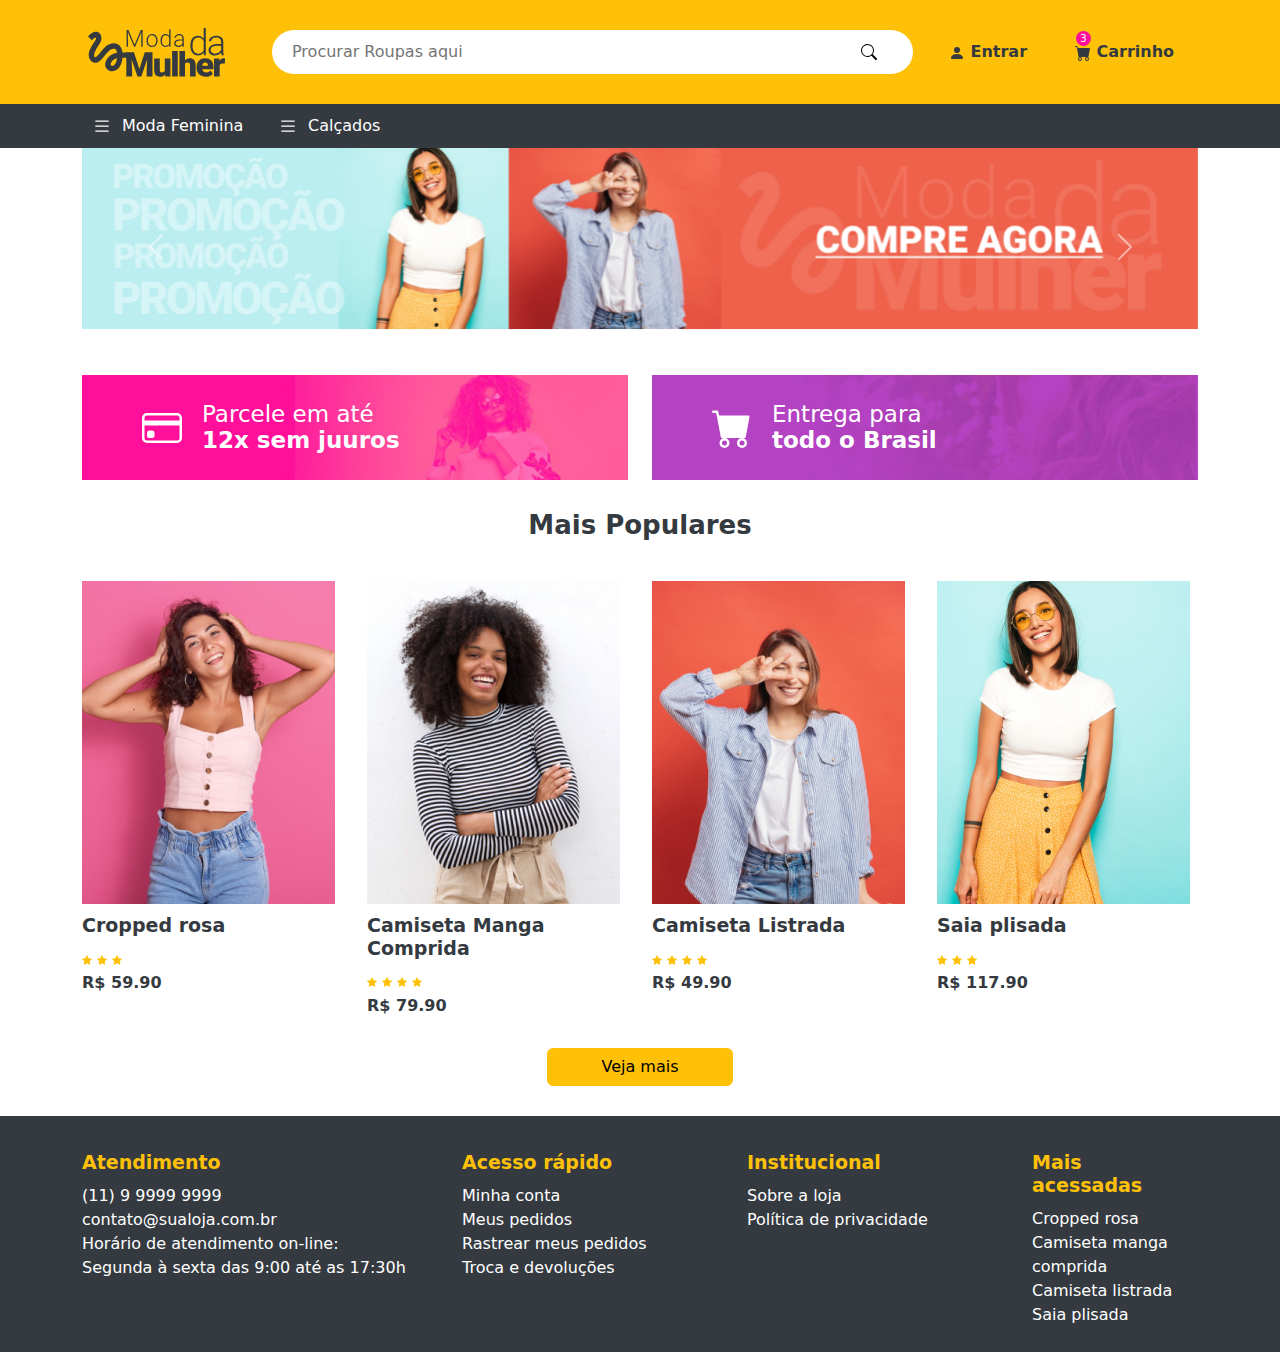
<file: index.html>
<!DOCTYPE html>
<html lang="pt-br">

<head>
  <meta charset="UTF-8">
  <meta name="viewport" content="width=device-width, initial-scale=1.0">
  <title>Loja Virtual</title>
  <link rel="apple-touch-icon" sizes="57x57" href="./assets/images/favicons/apple-icon-57x57.png">
  <link rel="apple-touch-icon" sizes="60x60" href="./assets/images/favicons/apple-icon-60x60.png">
  <link rel="apple-touch-icon" sizes="72x72" href="./assets/images/favicons/apple-icon-72x72.png">
  <link rel="apple-touch-icon" sizes="76x76" href="./assets/images/favicons/apple-icon-76x76.png">
  <link rel="apple-touch-icon" sizes="114x114" href="./assets/images/favicons/apple-icon-114x114.png">
  <link rel="apple-touch-icon" sizes="120x120" href="./assets/images/favicons/apple-icon-120x120.png">
  <link rel="apple-touch-icon" sizes="144x144" href="./assets/images/favicons/apple-icon-144x144.png">
  <link rel="apple-touch-icon" sizes="152x152" href="./assets/images/favicons/apple-icon-152x152.png">
  <link rel="apple-touch-icon" sizes="180x180" href="./assets/images/favicons/apple-icon-180x180.png">
  <link rel="icon" type="image/png" sizes="192x192" href="./assets/images/favicons/android-icon-192x192.png">
  <link rel="icon" type="image/png" sizes="32x32" href="./assets/images/favicons/favicon-32x32.png">
  <link rel="icon" type="image/png" sizes="96x96" href="./assets/images/favicons/favicon-96x96.png">
  <link rel="icon" type="image/png" sizes="16x16" href="./assets/images/favicons/favicon-16x16.png">
  <link rel="manifest" href="./assets/images/favicons/manifest.json">
  <meta name="msapplication-TileColor" content="#FFC107">
  <meta name="msapplication-TileImage" content="./assets/images/favicons/ms-icon-144x144.png">
  <meta name="theme-color" content="#FFC107">

  <!-- Css  -->
  <link rel="stylesheet" href="./assets/css/style.css">

</head>

<body>

  <!-- Header -->
  <header class="container-fluid">
    <!-- Container -->
    <section class="container">
      <!-- Row -->
      <article class="row d-flex align-items-center">

        <!-- Logo -->
        <a href="/" class="col-md-2">
          <img src="./assets/images/logo.svg" alt="Logo da empresa - Moda da Muulher">
        </a>

        <!-- Search -->
        <form action="#" class="col-md-7 d-flex align-items-center">
          <input type="text" name="name" placeholder="Procurar Roupas aqui">

          <button class="d-flex align-items-center">
            <svg xmlns="http://www.w3.org/2000/svg" width="16" height="16" fill="currentColor" class="bi bi-search"
              viewBox="0 0 16 16">
              <path
                d="M11.742 10.344a6.5 6.5 0 1 0-1.397 1.398h-.001c.03.04.062.078.098.115l3.85 3.85a1 1 0 0 0 1.415-1.414l-3.85-3.85a1.007 1.007 0 0 0-.115-.1zM12 6.5a5.5 5.5 0 1 1-11 0 5.5 5.5 0 0 1 11 0z" />
            </svg>
          </button>
        </form>

        <!-- administrativo do cliente -->
        <ul class="col-md-3 nav d-flex align-items-center justify-content-around">
          <li class="nav-item">
            <a href="#">
              <svg xmlns="http://www.w3.org/2000/svg" width="16" height="16" fill="currentColor"
                class="bi bi-person-fill" viewBox="0 0 16 16">
                <path d="M3 14s-1 0-1-1 1-4 6-4 6 3 6 4-1 1-1 1H3Zm5-6a3 3 0 1 0 0-6 3 3 0 0 0 0 6Z" />
              </svg>
              Entrar
            </a>
          </li>

          <li class="nav-item">
            <span class="notificacao">3</span>
            <a href="#">
              <svg xmlns="http://www.w3.org/2000/svg" width="16" height="16" fill="currentColor" class="bi bi-cart-fill"
                viewBox="0 0 16 16">
                <path
                  d="M0 1.5A.5.5 0 0 1 .5 1H2a.5.5 0 0 1 .485.379L2.89 3H14.5a.5.5 0 0 1 .491.592l-1.5 8A.5.5 0 0 1 13 12H4a.5.5 0 0 1-.491-.408L2.01 3.607 1.61 2H.5a.5.5 0 0 1-.5-.5zM5 12a2 2 0 1 0 0 4 2 2 0 0 0 0-4zm7 0a2 2 0 1 0 0 4 2 2 0 0 0 0-4zm-7 1a1 1 0 1 1 0 2 1 1 0 0 1 0-2zm7 0a1 1 0 1 1 0 2 1 1 0 0 1 0-2z" />
              </svg>
              Carrinho
            </a>
          </li>
        </ul>
        <!-- eEd administrativo do cliente -->

      </article>
      <!-- End Row -->
    </section>
    <!-- End container -->
  </header>
  <!-- End header -->

  <!-- Menu do site -->
  <nav class="container-fluid nav-produtos">
    <!-- Container -->
    <section class="container">
      <!-- menu -->
      <ul class="nav">
        <!-- Lista de Itens -->
        <li class="col-md-2 nav-item d-flex align-items-center">
          <svg xmlns="http://www.w3.org/2000/svg" width="16" height="16" fill="currentColor" class="bi bi-list"
            viewBox="0 0 16 16">
            <path fill-rule="evenodd"
              d="M2.5 12a.5.5 0 0 1 .5-.5h10a.5.5 0 0 1 0 1H3a.5.5 0 0 1-.5-.5zm0-4a.5.5 0 0 1 .5-.5h10a.5.5 0 0 1 0 1H3a.5.5 0 0 1-.5-.5zm0-4a.5.5 0 0 1 .5-.5h10a.5.5 0 0 1 0 1H3a.5.5 0 0 1-.5-.5z" />
          </svg>
          Moda Feminina

          <!-- Sub Menu -->
          <ul class="nav flex-column">
            <li class="nav-item">
              <a href="#">Lançamentos</a>
            </li>
            <li class="nav-item">
              <a href="#">Plus Size</a>
            </li>
            <li class="nav-item">
              <a href="#">Moda Praia</a>
            </li>
            <li class="nav-item">
              <a href="#">Acessórios</a>
            </li>
            <li class="nav-item">
              <a href="#">Promoção</a>
            </li>
          </ul>
          <!-- End Sub Menu -->
        </li>

        <!-- Lista de Itens -->
        <li class="col-md-2 nav-item d-flex align-items-center">
          <svg xmlns="http://www.w3.org/2000/svg" width="16" height="16" fill="currentColor" class="bi bi-list"
            viewBox="0 0 16 16">
            <path fill-rule="evenodd"
              d="M2.5 12a.5.5 0 0 1 .5-.5h10a.5.5 0 0 1 0 1H3a.5.5 0 0 1-.5-.5zm0-4a.5.5 0 0 1 .5-.5h10a.5.5 0 0 1 0 1H3a.5.5 0 0 1-.5-.5zm0-4a.5.5 0 0 1 .5-.5h10a.5.5 0 0 1 0 1H3a.5.5 0 0 1-.5-.5z" />
          </svg>
          Calçados
        </li>
      </ul>
      <!-- End Lista de Itens -->
    </section>
    <!-- End Container -->
  </nav>
  <!-- End Menu site -->

  <!-- Main -->
  <main>
    <!-- Banners promocionais rotativos -->
    <section id="banners-promocionais" class="container carousel slide carousel-fade">
      <!-- imagens -->
      <article class="carousel-inner">
        <figure class="carousel-item active">
          <img src="./assets/images/banner-1.jpg" class="d-block w-100" alt="Banner Promocional Lancamento Verão">
        </figure>
        <figure class="carousel-item">
          <img src="./assets/images/banner-2.jpg" class="d-block w-100" alt="Banner Promocional Diversos Itens">
        </figure>
      </article>

      <!-- prev -->
      <button class="carousel-control-prev" type="button" data-bs-target="#banners-promocionais" data-bs-slide="prev">
        <span class="carousel-control-prev-icon" aria-hidden="true"></span>
        <span class="visually-hidden">Previous</span>
      </button>
      <!-- next    -->
      <button class="carousel-control-next" type="button" data-bs-target="#banners-promocionais" data-bs-slide="next">
        <span class="carousel-control-next-icon" aria-hidden="true"></span>
        <span class="visually-hidden">Next</span>
      </button>
    </section>
    <!-- End Banners promocionais rotativos -->

    <!-- Banners promocionas com 6 colunas -->
    <section class="container banners-promocionais-statico">

      <section class="row">
        <!-- banner -->

        <article class="col-md-6">
          <div class="banners-promocionais-statico-12x d-flex align-items-center">
            <svg xmlns="http://www.w3.org/2000/svg" width="16" height="16" fill="currentColor" class="bi bi-credit-card"
              viewBox="0 0 16 16">
              <path
                d="M0 4a2 2 0 0 1 2-2h12a2 2 0 0 1 2 2v8a2 2 0 0 1-2 2H2a2 2 0 0 1-2-2V4zm2-1a1 1 0 0 0-1 1v1h14V4a1 1 0 0 0-1-1H2zm13 4H1v5a1 1 0 0 0 1 1h12a1 1 0 0 0 1-1V7z" />
              <path d="M2 10a1 1 0 0 1 1-1h1a1 1 0 0 1 1 1v1a1 1 0 0 1-1 1H3a1 1 0 0 1-1-1v-1z" />
            </svg>
            <p>
              Parcele em até<br>
              <strong>12x sem juuros</strong>
            </p>
          </div>
        </article>

        <!-- banner -->
        <article class="col-md-6">
          <div class="banners-promocionais-statico-todo-brasil d-flex align-items-center">
            <svg xmlns="http://www.w3.org/2000/svg" width="16" height="16" fill="currentColor" class="bi bi-cart-fill"
              viewBox="0 0 16 16">
              <path
                d="M0 1.5A.5.5 0 0 1 .5 1H2a.5.5 0 0 1 .485.379L2.89 3H14.5a.5.5 0 0 1 .491.592l-1.5 8A.5.5 0 0 1 13 12H4a.5.5 0 0 1-.491-.408L2.01 3.607 1.61 2H.5a.5.5 0 0 1-.5-.5zM5 12a2 2 0 1 0 0 4 2 2 0 0 0 0-4zm7 0a2 2 0 1 0 0 4 2 2 0 0 0 0-4zm-7 1a1 1 0 1 1 0 2 1 1 0 0 1 0-2zm7 0a1 1 0 1 1 0 2 1 1 0 0 1 0-2z" />
            </svg>

            <p>
              Entrega para<br>
              <strong>todo o Brasil</strong>
            </p>
          </div>
        </article>
      </section>

    </section>
    <!-- End Banners promocionais com 6 colunas -->

    <!-- Container produtos -->
    <section class="container produtos">
      <!-- Title -->
      <h1 class="text-center">Mais Populares</h1>

      <!-- Listagem dos produtos -->
      <article class="row">

        <!-- Produto Cropped Rosa -->
        <a href="#" class="produtos-container col-md-3">
          <!-- Imagem do produto -->
          <img src="./assets/images/cropped-rosa.jpg" class="img-fluid" alt="Cropped rosa">
          <!-- Title produto -->
          <article class="produtos-itens">
            <h2>Cropped rosa</h2>
            <!-- Estrelas de avaliacao -->
            <div class="produtos-stars">
              <svg xmlns="http://www.w3.org/2000/svg" width="16" height="16" fill="currentColor" class="bi bi-star-fill"
                viewBox="0 0 16 16">
                <path
                  d="M3.612 15.443c-.386.198-.824-.149-.746-.592l.83-4.73L.173 6.765c-.329-.314-.158-.888.283-.95l4.898-.696L7.538.792c.197-.39.73-.39.927 0l2.184 4.327 4.898.696c.441.062.612.636.282.95l-3.522 3.356.83 4.73c.078.443-.36.79-.746.592L8 13.187l-4.389 2.256z" />
              </svg>
              <svg xmlns="http://www.w3.org/2000/svg" width="16" height="16" fill="currentColor" class="bi bi-star-fill"
                viewBox="0 0 16 16">
                <path
                  d="M3.612 15.443c-.386.198-.824-.149-.746-.592l.83-4.73L.173 6.765c-.329-.314-.158-.888.283-.95l4.898-.696L7.538.792c.197-.39.73-.39.927 0l2.184 4.327 4.898.696c.441.062.612.636.282.95l-3.522 3.356.83 4.73c.078.443-.36.79-.746.592L8 13.187l-4.389 2.256z" />
              </svg>
              <svg xmlns="http://www.w3.org/2000/svg" width="16" height="16" fill="currentColor" class="bi bi-star-fill"
                viewBox="0 0 16 16">
                <path
                  d="M3.612 15.443c-.386.198-.824-.149-.746-.592l.83-4.73L.173 6.765c-.329-.314-.158-.888.283-.95l4.898-.696L7.538.792c.197-.39.73-.39.927 0l2.184 4.327 4.898.696c.441.062.612.636.282.95l-3.522 3.356.83 4.73c.078.443-.36.79-.746.592L8 13.187l-4.389 2.256z" />
              </svg>
            </div>
            <!-- Preco do produto -->
            <strong class="produtuos-preco">
              R$ 59.90
            </strong>
          </article>
        </a>
        <!-- End Produto Cropped Rosa -->

        <!-- Produto Camiseta Manga Comprida  -->
        <a href="#" class="produtos-container col-md-3">
          <!-- Imagem do produto -->
          <img src="./assets/images/camiseta-manga-comprida.jpg" class="img-fluid" alt="Camiseta Manga Comprid">
          <!-- Title produto -->
          <article class="produtos-itens">
            <h2>Camiseta Manga Comprida</h2>
            <!-- Estrelas de avaliacao -->
            <div class="produtos-stars">
              <svg xmlns="http://www.w3.org/2000/svg" width="16" height="16" fill="currentColor" class="bi bi-star-fill"
                viewBox="0 0 16 16">
                <path
                  d="M3.612 15.443c-.386.198-.824-.149-.746-.592l.83-4.73L.173 6.765c-.329-.314-.158-.888.283-.95l4.898-.696L7.538.792c.197-.39.73-.39.927 0l2.184 4.327 4.898.696c.441.062.612.636.282.95l-3.522 3.356.83 4.73c.078.443-.36.79-.746.592L8 13.187l-4.389 2.256z" />
              </svg>
              <svg xmlns="http://www.w3.org/2000/svg" width="16" height="16" fill="currentColor" class="bi bi-star-fill"
                viewBox="0 0 16 16">
                <path
                  d="M3.612 15.443c-.386.198-.824-.149-.746-.592l.83-4.73L.173 6.765c-.329-.314-.158-.888.283-.95l4.898-.696L7.538.792c.197-.39.73-.39.927 0l2.184 4.327 4.898.696c.441.062.612.636.282.95l-3.522 3.356.83 4.73c.078.443-.36.79-.746.592L8 13.187l-4.389 2.256z" />
              </svg>
              <svg xmlns="http://www.w3.org/2000/svg" width="16" height="16" fill="currentColor" class="bi bi-star-fill"
                viewBox="0 0 16 16">
                <path
                  d="M3.612 15.443c-.386.198-.824-.149-.746-.592l.83-4.73L.173 6.765c-.329-.314-.158-.888.283-.95l4.898-.696L7.538.792c.197-.39.73-.39.927 0l2.184 4.327 4.898.696c.441.062.612.636.282.95l-3.522 3.356.83 4.73c.078.443-.36.79-.746.592L8 13.187l-4.389 2.256z" />
              </svg>
              <svg xmlns="http://www.w3.org/2000/svg" width="16" height="16" fill="currentColor" class="bi bi-star-fill"
                viewBox="0 0 16 16">
                <path
                  d="M3.612 15.443c-.386.198-.824-.149-.746-.592l.83-4.73L.173 6.765c-.329-.314-.158-.888.283-.95l4.898-.696L7.538.792c.197-.39.73-.39.927 0l2.184 4.327 4.898.696c.441.062.612.636.282.95l-3.522 3.356.83 4.73c.078.443-.36.79-.746.592L8 13.187l-4.389 2.256z" />
              </svg>
            </div>
            <!-- Preco do produto -->
            <strong class="produtos-preco">
              R$ 79.90
            </strong>
          </article>
        </a>
        <!-- End Produto Camiseta Manga Comprida  -->

        <!-- Produto Camiseta Listrada -->
        <a href="#" class="produtos-container col-md-3">
          <!-- Imagem do produto -->
          <img src="./assets/images/camiseta-listrada.jpg" class="img-fluid" alt="Camiseta Listrada">
          <!-- Title produto -->
          <article class="produtos-itens">
            <h2>Camiseta Listrada</h2>
            <!-- Estrelas de avaliacao -->
            <div class="produtos-stars">
              <svg xmlns="http://www.w3.org/2000/svg" width="16" height="16" fill="currentColor" class="bi bi-star-fill"
                viewBox="0 0 16 16">
                <path
                  d="M3.612 15.443c-.386.198-.824-.149-.746-.592l.83-4.73L.173 6.765c-.329-.314-.158-.888.283-.95l4.898-.696L7.538.792c.197-.39.73-.39.927 0l2.184 4.327 4.898.696c.441.062.612.636.282.95l-3.522 3.356.83 4.73c.078.443-.36.79-.746.592L8 13.187l-4.389 2.256z" />
              </svg>
              <svg xmlns="http://www.w3.org/2000/svg" width="16" height="16" fill="currentColor" class="bi bi-star-fill"
                viewBox="0 0 16 16">
                <path
                  d="M3.612 15.443c-.386.198-.824-.149-.746-.592l.83-4.73L.173 6.765c-.329-.314-.158-.888.283-.95l4.898-.696L7.538.792c.197-.39.73-.39.927 0l2.184 4.327 4.898.696c.441.062.612.636.282.95l-3.522 3.356.83 4.73c.078.443-.36.79-.746.592L8 13.187l-4.389 2.256z" />
              </svg>
              <svg xmlns="http://www.w3.org/2000/svg" width="16" height="16" fill="currentColor" class="bi bi-star-fill"
                viewBox="0 0 16 16">
                <path
                  d="M3.612 15.443c-.386.198-.824-.149-.746-.592l.83-4.73L.173 6.765c-.329-.314-.158-.888.283-.95l4.898-.696L7.538.792c.197-.39.73-.39.927 0l2.184 4.327 4.898.696c.441.062.612.636.282.95l-3.522 3.356.83 4.73c.078.443-.36.79-.746.592L8 13.187l-4.389 2.256z" />
              </svg>
              <svg xmlns="http://www.w3.org/2000/svg" width="16" height="16" fill="currentColor" class="bi bi-star-fill"
                viewBox="0 0 16 16">
                <path
                  d="M3.612 15.443c-.386.198-.824-.149-.746-.592l.83-4.73L.173 6.765c-.329-.314-.158-.888.283-.95l4.898-.696L7.538.792c.197-.39.73-.39.927 0l2.184 4.327 4.898.696c.441.062.612.636.282.95l-3.522 3.356.83 4.73c.078.443-.36.79-.746.592L8 13.187l-4.389 2.256z" />
              </svg>
            </div>
            <!-- Preco do produto -->
            <strong class="produtuos-preco">
              R$ 49.90
            </strong>
          </article>
        </a>
        <!-- End Produto Camiseta Listrada -->

        <!-- Produto Saia plisada -->
        <a href="#" class="produtos-container col-md-3">
          <!-- Imagem do produto -->
          <img src="./assets/images/saia-plisada.jpg" class="img-fluid" alt="Saia plisada">
          <!-- Title produto -->
          <article class="produtos-itens">
            <h2>Saia plisada</h2>
            <!-- Estrelas de avaliacao -->
            <div class="produtos-stars">
              <svg xmlns="http://www.w3.org/2000/svg" width="16" height="16" fill="currentColor" class="bi bi-star-fill"
                viewBox="0 0 16 16">
                <path
                  d="M3.612 15.443c-.386.198-.824-.149-.746-.592l.83-4.73L.173 6.765c-.329-.314-.158-.888.283-.95l4.898-.696L7.538.792c.197-.39.73-.39.927 0l2.184 4.327 4.898.696c.441.062.612.636.282.95l-3.522 3.356.83 4.73c.078.443-.36.79-.746.592L8 13.187l-4.389 2.256z" />
              </svg>
              <svg xmlns="http://www.w3.org/2000/svg" width="16" height="16" fill="currentColor" class="bi bi-star-fill"
                viewBox="0 0 16 16">
                <path
                  d="M3.612 15.443c-.386.198-.824-.149-.746-.592l.83-4.73L.173 6.765c-.329-.314-.158-.888.283-.95l4.898-.696L7.538.792c.197-.39.73-.39.927 0l2.184 4.327 4.898.696c.441.062.612.636.282.95l-3.522 3.356.83 4.73c.078.443-.36.79-.746.592L8 13.187l-4.389 2.256z" />
              </svg>
              <svg xmlns="http://www.w3.org/2000/svg" width="16" height="16" fill="currentColor" class="bi bi-star-fill"
                viewBox="0 0 16 16">
                <path
                  d="M3.612 15.443c-.386.198-.824-.149-.746-.592l.83-4.73L.173 6.765c-.329-.314-.158-.888.283-.95l4.898-.696L7.538.792c.197-.39.73-.39.927 0l2.184 4.327 4.898.696c.441.062.612.636.282.95l-3.522 3.356.83 4.73c.078.443-.36.79-.746.592L8 13.187l-4.389 2.256z" />
              </svg>
            </div>
            <!-- Preco do produto -->
            <strong class="produtuos-preco">
              R$ 117.90
            </strong>
          </article>
        </a>
        <!-- End Produto Saia plisada -->
      </article>
      <!-- End listagem dos produtos -->

      <div class="d-flex justify-content-center">
        <button type="button" class="btn btn-warning col-md-2">Veja mais</button>
      </div>
    </section>
    <!-- End container produtos -->
  </main>
  <!-- End Main -->

  <!-- Footer -->
  <footer class="container-fluid">
    <!-- Container -->
    <section class="container">
      <!-- Menus -->
      <section class="row">
        <!-- Atendimneto -->
        <article class="col-md-4">
          <h4>
            Atendimento
          </h4>

          <ul class="nav flex-column">
            <li class="nav-item">
              <a href="tel:+5511999999999">(11) 9 9999 9999</a>
            </li>

            <li class="nav-item">
              <a href="mailto:contato@sualoja.com.br">contato@sualoja.com.br</a>
            </li>

            <li class="nav-item">
              Horário de atendimento on-line:<br> Segunda à sexta das 9:00 até as 17:30h
            </li>
          </ul>
        </article>
        <!-- End Atendimento -->

        <!-- Acesso rápido -->
        <article class="col-md-3">
          <h4>
            Acesso rápido
          </h4>

          <ul class="nav flex-column">
            <li class="nav-item">
              <a href="#">Minha conta</a>
            </li>

            <li class="nav-item">
              <a href="#">Meus pedidos</a>
            </li>

            <li class="nav-item">
              <a href="#">Rastrear meus pedidos</a>
            </li>

            <li class="nav-item">
              <a href="#">Troca e devoluções</a>
            </li>
          </ul>
        </article>
        <!-- End Acesso rápido -->

        <!-- Institucional -->
        <article class="col-md-3">
          <h4>
            Institucional
          </h4>

          <ul class="nav flex-column">
            <li class="nav-item">
              <a href="#">Sobre a loja</a>
            </li>

            <li class="nav-item">
              <a href="#">Política de privacidade</a>
            </li>

          </ul>
        </article>
        <!-- End Institucional -->

        <!-- Mais acessadas -->
        <article class="col-md-2">
          <h4>
            Mais acessadas
          </h4>

          <ul class="nav flex-column">
            <li class="nav-item">
              <a href="#">Cropped rosa</a>
            </li>

            <li class="nav-item">
              <a href="#">Camiseta manga comprida</a>
            </li>

            <li class="nav-item">
              <a href="#">Camiseta listrada</a>
            </li>

            <li class="nav-item">
              <a href="#">Saia plisada</a>
            </li>
          </ul>
        </article>
        <!-- End Mais acessadas -->
      </section>
      <!-- End Menus -->
    </section>
    <!-- End container -->
  </footer>
  <!-- End Footer -->
  <!-- Arquivos Bootstrap -->
  <script src="./assets/js/popper.min.js"></script>
  <script src="./assets/js/bootstrap.min.js"></script>
</body>

</html>
</file>
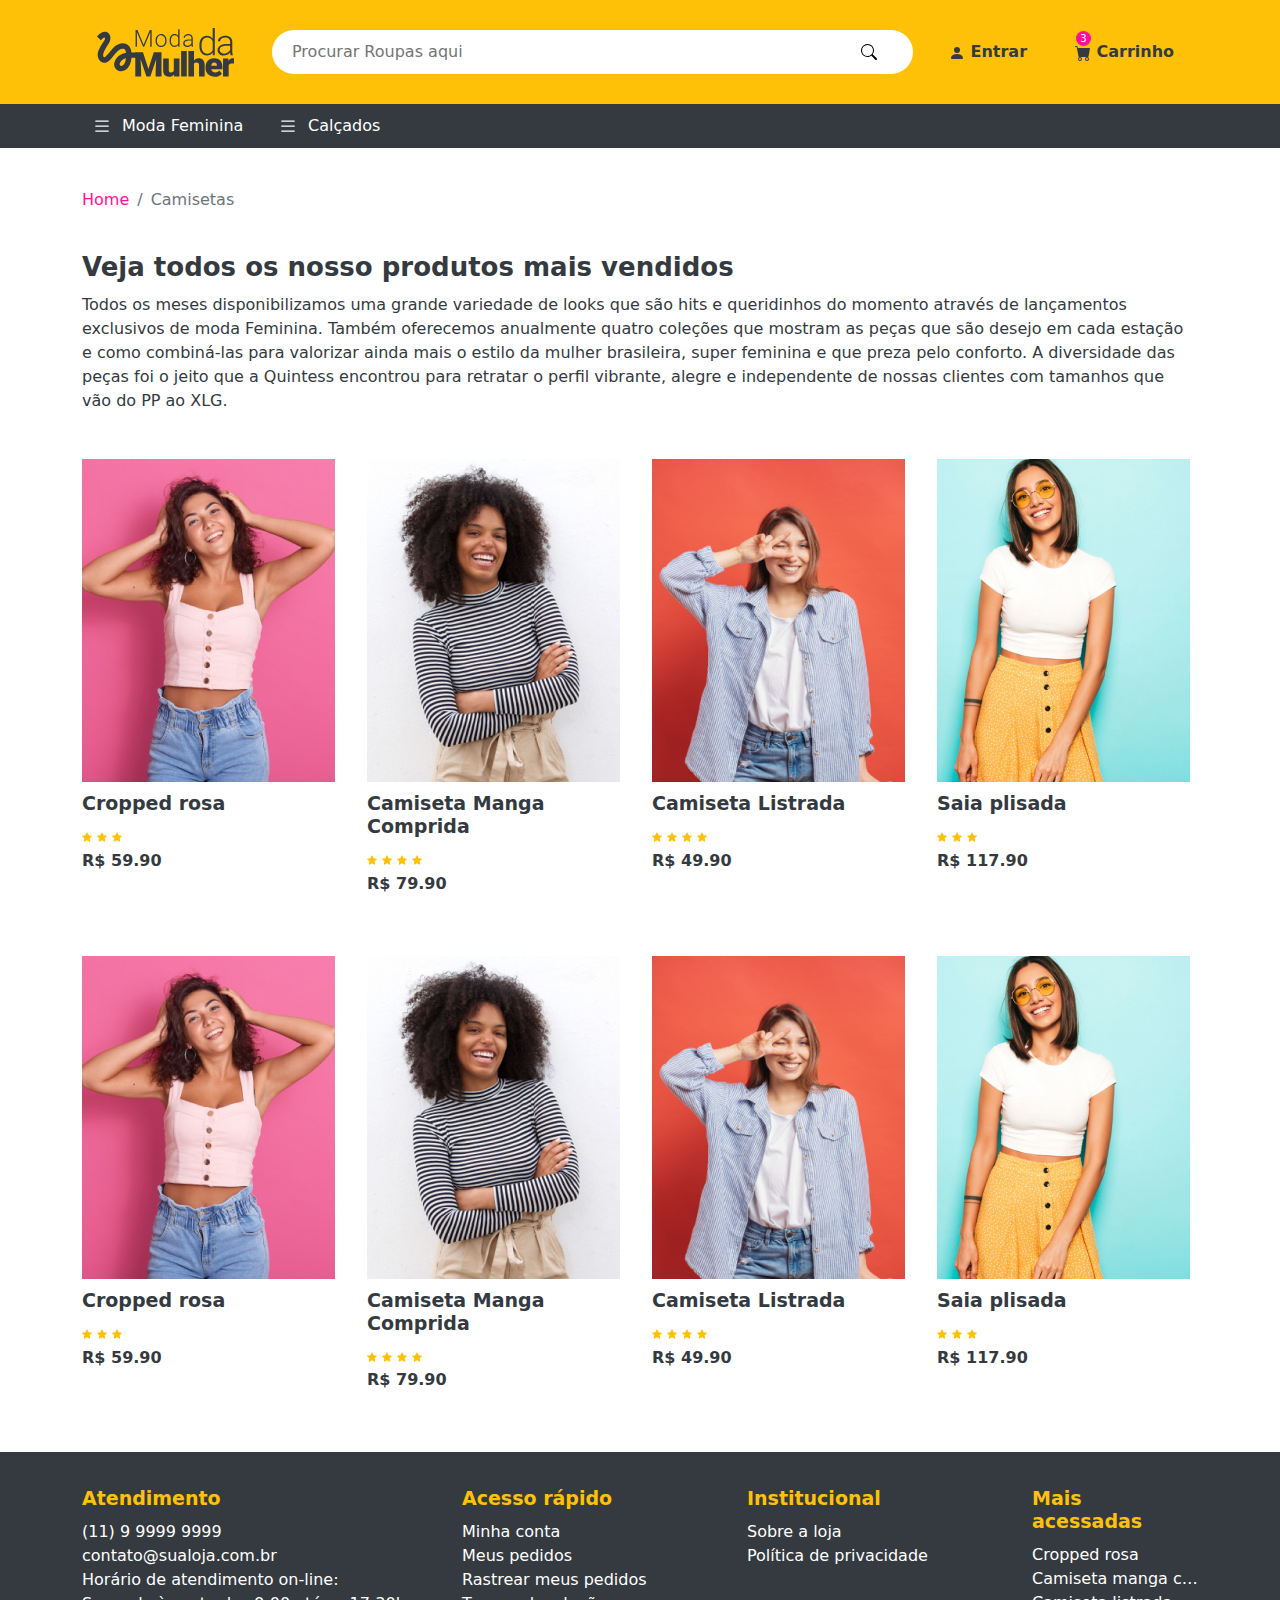
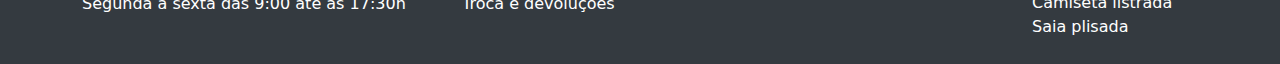
<file: camisetas.html>
<!DOCTYPE html>
<html lang="pt-br">

<head>
  <meta charset="UTF-8">
  <meta name="viewport" content="width=device-width, initial-scale=1.0">
  <title>Loja Virtual - Camisetas</title>
  <link rel="apple-touch-icon" sizes="57x57" href="./assets/images/favicons/apple-icon-57x57.png">
  <link rel="apple-touch-icon" sizes="60x60" href="./assets/images/favicons/apple-icon-60x60.png">
  <link rel="apple-touch-icon" sizes="72x72" href="./assets/images/favicons/apple-icon-72x72.png">
  <link rel="apple-touch-icon" sizes="76x76" href="./assets/images/favicons/apple-icon-76x76.png">
  <link rel="apple-touch-icon" sizes="114x114" href="./assets/images/favicons/apple-icon-114x114.png">
  <link rel="apple-touch-icon" sizes="120x120" href="./assets/images/favicons/apple-icon-120x120.png">
  <link rel="apple-touch-icon" sizes="144x144" href="./assets/images/favicons/apple-icon-144x144.png">
  <link rel="apple-touch-icon" sizes="152x152" href="./assets/images/favicons/apple-icon-152x152.png">
  <link rel="apple-touch-icon" sizes="180x180" href="./assets/images/favicons/apple-icon-180x180.png">
  <link rel="icon" type="image/png" sizes="192x192" href="./assets/images/favicons/android-icon-192x192.png">
  <link rel="icon" type="image/png" sizes="32x32" href="./assets/images/favicons/favicon-32x32.png">
  <link rel="icon" type="image/png" sizes="96x96" href="./assets/images/favicons/favicon-96x96.png">
  <link rel="icon" type="image/png" sizes="16x16" href="./assets/images/favicons/favicon-16x16.png">
  <link rel="manifest" href="./assets/images/favicons/manifest.json">
  <meta name="msapplication-TileColor" content="#FFC107">
  <meta name="msapplication-TileImage" content="./assets/images/favicons/ms-icon-144x144.png">
  <meta name="theme-color" content="#FFC107">

  <!-- Css  -->
  <link rel="stylesheet" href="./assets/css/style.css">

</head>

<body>

  <!-- Header -->
  <header class="container-fluid">
    <!-- Container -->
    <section class="container">
      <!-- Row -->
      <article class="row d-flex align-items-center">

        <!-- Logo -->
        <a href="./" class="col-md-2 d-flex justify-content-center">
          <img src="./assets/images/logo.svg" class="img-fluid" alt="Logo da empresa - Moda da Muulher">
        </a>

        <!-- Search -->
        <form action="#" class="col-md-7 d-flex align-items-center">
          <input type="text" name="name" placeholder="Procurar Roupas aqui">

          <button class="d-flex align-items-center">
            <svg xmlns="http://www.w3.org/2000/svg" width="16" height="16" fill="currentColor" class="bi bi-search"
              viewBox="0 0 16 16">
              <path
                d="M11.742 10.344a6.5 6.5 0 1 0-1.397 1.398h-.001c.03.04.062.078.098.115l3.85 3.85a1 1 0 0 0 1.415-1.414l-3.85-3.85a1.007 1.007 0 0 0-.115-.1zM12 6.5a5.5 5.5 0 1 1-11 0 5.5 5.5 0 0 1 11 0z" />
            </svg>
          </button>
        </form>

        <!-- administrativo do cliente -->
        <ul class="col-md-3 nav d-flex align-items-center justify-content-around">
          <li class="nav-item">
            <a href="#">
              <svg xmlns="http://www.w3.org/2000/svg" width="16" height="16" fill="currentColor"
                class="bi bi-person-fill" viewBox="0 0 16 16">
                <path d="M3 14s-1 0-1-1 1-4 6-4 6 3 6 4-1 1-1 1H3Zm5-6a3 3 0 1 0 0-6 3 3 0 0 0 0 6Z" />
              </svg>
              Entrar
            </a>
          </li>

          <li class="nav-item">
            <span class="notificacao">3</span>
            <a href="#">
              <svg xmlns="http://www.w3.org/2000/svg" width="16" height="16" fill="currentColor" class="bi bi-cart-fill"
                viewBox="0 0 16 16">
                <path
                  d="M0 1.5A.5.5 0 0 1 .5 1H2a.5.5 0 0 1 .485.379L2.89 3H14.5a.5.5 0 0 1 .491.592l-1.5 8A.5.5 0 0 1 13 12H4a.5.5 0 0 1-.491-.408L2.01 3.607 1.61 2H.5a.5.5 0 0 1-.5-.5zM5 12a2 2 0 1 0 0 4 2 2 0 0 0 0-4zm7 0a2 2 0 1 0 0 4 2 2 0 0 0 0-4zm-7 1a1 1 0 1 1 0 2 1 1 0 0 1 0-2zm7 0a1 1 0 1 1 0 2 1 1 0 0 1 0-2z" />
              </svg>
              Carrinho
            </a>
          </li>
        </ul>
        <!-- eEd administrativo do cliente -->

      </article>
      <!-- End Row -->
    </section>
    <!-- End container -->
  </header>
  <!-- End header -->

  <!-- Menu do site -->
  <nav class="container-fluid nav-produtos">
    <!-- Container -->
    <section class="container">
      <!-- menu -->
      <ul class="nav">
        <!-- Lista de Itens -->
        <li class="col-xl-2 col-lg-3 nav-item d-flex align-items-center">
          <svg xmlns="http://www.w3.org/2000/svg" width="16" height="16" fill="currentColor" class="bi bi-list"
            viewBox="0 0 16 16">
            <path fill-rule="evenodd"
              d="M2.5 12a.5.5 0 0 1 .5-.5h10a.5.5 0 0 1 0 1H3a.5.5 0 0 1-.5-.5zm0-4a.5.5 0 0 1 .5-.5h10a.5.5 0 0 1 0 1H3a.5.5 0 0 1-.5-.5zm0-4a.5.5 0 0 1 .5-.5h10a.5.5 0 0 1 0 1H3a.5.5 0 0 1-.5-.5z" />
          </svg>
          Moda Feminina

          <!-- Sub Menu -->
          <ul class="nav flex-column">
            <li class="nav-item">
              <a href="#">Lançamentos</a>
            </li>
            <li class="nav-item">
              <a href="#">Plus Size</a>
            </li>
            <li class="nav-item">
              <a href="#">Moda Praia</a>
            </li>
            <li class="nav-item">
              <a href="#">Acessórios</a>
            </li>
            <li class="nav-item">
              <a href="#">Promoção</a>
            </li>
          </ul>
          <!-- End Sub Menu -->
        </li>

        <!-- Lista de Itens -->
        <li class="col-xl-2 col-lg-3 nav-item d-flex align-items-center">
          <svg xmlns="http://www.w3.org/2000/svg" width="16" height="16" fill="currentColor" class="bi bi-list"
            viewBox="0 0 16 16">
            <path fill-rule="evenodd"
              d="M2.5 12a.5.5 0 0 1 .5-.5h10a.5.5 0 0 1 0 1H3a.5.5 0 0 1-.5-.5zm0-4a.5.5 0 0 1 .5-.5h10a.5.5 0 0 1 0 1H3a.5.5 0 0 1-.5-.5zm0-4a.5.5 0 0 1 .5-.5h10a.5.5 0 0 1 0 1H3a.5.5 0 0 1-.5-.5z" />
          </svg>
          Calçados
        </li>
      </ul>
      <!-- End Lista de Itens -->
    </section>
    <!-- End Container -->
  </nav>
  <!-- End Menu site -->

  <!-- Main -->
  <main>


    <!-- Container produtos -->
    <section class="container produtos">

      <nav aria-label="breadcrumb">
        <ol class="breadcrumb">
          <li class="breadcrumb-item"><a href="./">Home</a></li>
          <li class="breadcrumb-item active" aria-current="page">Camisetas</li>
        </ol>
      </nav>
      <!-- Title -->
      <h1>Veja todos os nosso produtos mais vendidos</h1>
      <p>
        Todos os meses disponibilizamos uma grande variedade de looks que são hits e queridinhos do momento através de
        lançamentos exclusivos de moda Feminina. Também oferecemos anualmente quatro coleções que mostram as peças que
        são desejo em cada estação e como combiná-las para valorizar ainda mais o estilo da mulher brasileira, super
        feminina e que preza pelo conforto. A diversidade das peças foi o jeito que a Quintess encontrou para retratar o
        perfil vibrante, alegre e independente de nossas clientes com tamanhos que vão do PP ao XLG.
      </p>
      <!-- Listagem dos produtos -->
      <article class="row">

        <!-- Produto Cropped Rosa -->
        <a href="#" class="produtos-container col-md-3">
          <!-- Imagem do produto -->
          <img src="./assets/images/cropped-rosa.jpg" class="img-fluid" alt="Cropped rosa">
          <!-- Title produto -->
          <article class="produtos-itens">
            <h2>Cropped rosa</h2>
            <!-- Estrelas de avaliacao -->
            <div class="produtos-stars">
              <svg xmlns="http://www.w3.org/2000/svg" width="16" height="16" fill="currentColor" class="bi bi-star-fill"
                viewBox="0 0 16 16">
                <path
                  d="M3.612 15.443c-.386.198-.824-.149-.746-.592l.83-4.73L.173 6.765c-.329-.314-.158-.888.283-.95l4.898-.696L7.538.792c.197-.39.73-.39.927 0l2.184 4.327 4.898.696c.441.062.612.636.282.95l-3.522 3.356.83 4.73c.078.443-.36.79-.746.592L8 13.187l-4.389 2.256z" />
              </svg>
              <svg xmlns="http://www.w3.org/2000/svg" width="16" height="16" fill="currentColor" class="bi bi-star-fill"
                viewBox="0 0 16 16">
                <path
                  d="M3.612 15.443c-.386.198-.824-.149-.746-.592l.83-4.73L.173 6.765c-.329-.314-.158-.888.283-.95l4.898-.696L7.538.792c.197-.39.73-.39.927 0l2.184 4.327 4.898.696c.441.062.612.636.282.95l-3.522 3.356.83 4.73c.078.443-.36.79-.746.592L8 13.187l-4.389 2.256z" />
              </svg>
              <svg xmlns="http://www.w3.org/2000/svg" width="16" height="16" fill="currentColor" class="bi bi-star-fill"
                viewBox="0 0 16 16">
                <path
                  d="M3.612 15.443c-.386.198-.824-.149-.746-.592l.83-4.73L.173 6.765c-.329-.314-.158-.888.283-.95l4.898-.696L7.538.792c.197-.39.73-.39.927 0l2.184 4.327 4.898.696c.441.062.612.636.282.95l-3.522 3.356.83 4.73c.078.443-.36.79-.746.592L8 13.187l-4.389 2.256z" />
              </svg>
            </div>
            <!-- Preco do produto -->
            <strong class="produtos-preco">
              R$ 59.90
            </strong>
          </article>
        </a>
        <!-- End Produto Cropped Rosa -->

        <!-- Produto Camiseta Manga Comprida  -->
        <a href="./produto-camiseta-manga-comprida.html" class="produtos-container col-md-3">
          <!-- Imagem do produto -->
          <img src="./assets/images/camiseta-manga-comprida.jpg" class="img-fluid" alt="Camiseta Manga Comprid">
          <!-- Title produto -->
          <article class="produtos-itens">
            <h2>Camiseta Manga Comprida</h2>
            <!-- Estrelas de avaliacao -->
            <div class="produtos-stars">
              <svg xmlns="http://www.w3.org/2000/svg" width="16" height="16" fill="currentColor" class="bi bi-star-fill"
                viewBox="0 0 16 16">
                <path
                  d="M3.612 15.443c-.386.198-.824-.149-.746-.592l.83-4.73L.173 6.765c-.329-.314-.158-.888.283-.95l4.898-.696L7.538.792c.197-.39.73-.39.927 0l2.184 4.327 4.898.696c.441.062.612.636.282.95l-3.522 3.356.83 4.73c.078.443-.36.79-.746.592L8 13.187l-4.389 2.256z" />
              </svg>
              <svg xmlns="http://www.w3.org/2000/svg" width="16" height="16" fill="currentColor" class="bi bi-star-fill"
                viewBox="0 0 16 16">
                <path
                  d="M3.612 15.443c-.386.198-.824-.149-.746-.592l.83-4.73L.173 6.765c-.329-.314-.158-.888.283-.95l4.898-.696L7.538.792c.197-.39.73-.39.927 0l2.184 4.327 4.898.696c.441.062.612.636.282.95l-3.522 3.356.83 4.73c.078.443-.36.79-.746.592L8 13.187l-4.389 2.256z" />
              </svg>
              <svg xmlns="http://www.w3.org/2000/svg" width="16" height="16" fill="currentColor" class="bi bi-star-fill"
                viewBox="0 0 16 16">
                <path
                  d="M3.612 15.443c-.386.198-.824-.149-.746-.592l.83-4.73L.173 6.765c-.329-.314-.158-.888.283-.95l4.898-.696L7.538.792c.197-.39.73-.39.927 0l2.184 4.327 4.898.696c.441.062.612.636.282.95l-3.522 3.356.83 4.73c.078.443-.36.79-.746.592L8 13.187l-4.389 2.256z" />
              </svg>
              <svg xmlns="http://www.w3.org/2000/svg" width="16" height="16" fill="currentColor" class="bi bi-star-fill"
                viewBox="0 0 16 16">
                <path
                  d="M3.612 15.443c-.386.198-.824-.149-.746-.592l.83-4.73L.173 6.765c-.329-.314-.158-.888.283-.95l4.898-.696L7.538.792c.197-.39.73-.39.927 0l2.184 4.327 4.898.696c.441.062.612.636.282.95l-3.522 3.356.83 4.73c.078.443-.36.79-.746.592L8 13.187l-4.389 2.256z" />
              </svg>
            </div>
            <!-- Preco do produto -->
            <strong class="produtos-preco">
              R$ 79.90
            </strong>
          </article>
        </a>
        <!-- End Produto Camiseta Manga Comprida  -->

        <!-- Produto Camiseta Listrada -->
        <a href="#" class="produtos-container col-md-3">
          <!-- Imagem do produto -->
          <img src="./assets/images/camiseta-listrada.jpg" class="img-fluid" alt="Camiseta Listrada">
          <!-- Title produto -->
          <article class="produtos-itens">
            <h2>Camiseta Listrada</h2>
            <!-- Estrelas de avaliacao -->
            <div class="produtos-stars">
              <svg xmlns="http://www.w3.org/2000/svg" width="16" height="16" fill="currentColor" class="bi bi-star-fill"
                viewBox="0 0 16 16">
                <path
                  d="M3.612 15.443c-.386.198-.824-.149-.746-.592l.83-4.73L.173 6.765c-.329-.314-.158-.888.283-.95l4.898-.696L7.538.792c.197-.39.73-.39.927 0l2.184 4.327 4.898.696c.441.062.612.636.282.95l-3.522 3.356.83 4.73c.078.443-.36.79-.746.592L8 13.187l-4.389 2.256z" />
              </svg>
              <svg xmlns="http://www.w3.org/2000/svg" width="16" height="16" fill="currentColor" class="bi bi-star-fill"
                viewBox="0 0 16 16">
                <path
                  d="M3.612 15.443c-.386.198-.824-.149-.746-.592l.83-4.73L.173 6.765c-.329-.314-.158-.888.283-.95l4.898-.696L7.538.792c.197-.39.73-.39.927 0l2.184 4.327 4.898.696c.441.062.612.636.282.95l-3.522 3.356.83 4.73c.078.443-.36.79-.746.592L8 13.187l-4.389 2.256z" />
              </svg>
              <svg xmlns="http://www.w3.org/2000/svg" width="16" height="16" fill="currentColor" class="bi bi-star-fill"
                viewBox="0 0 16 16">
                <path
                  d="M3.612 15.443c-.386.198-.824-.149-.746-.592l.83-4.73L.173 6.765c-.329-.314-.158-.888.283-.95l4.898-.696L7.538.792c.197-.39.73-.39.927 0l2.184 4.327 4.898.696c.441.062.612.636.282.95l-3.522 3.356.83 4.73c.078.443-.36.79-.746.592L8 13.187l-4.389 2.256z" />
              </svg>
              <svg xmlns="http://www.w3.org/2000/svg" width="16" height="16" fill="currentColor" class="bi bi-star-fill"
                viewBox="0 0 16 16">
                <path
                  d="M3.612 15.443c-.386.198-.824-.149-.746-.592l.83-4.73L.173 6.765c-.329-.314-.158-.888.283-.95l4.898-.696L7.538.792c.197-.39.73-.39.927 0l2.184 4.327 4.898.696c.441.062.612.636.282.95l-3.522 3.356.83 4.73c.078.443-.36.79-.746.592L8 13.187l-4.389 2.256z" />
              </svg>
            </div>
            <!-- Preco do produto -->
            <strong class="produtos-preco">
              R$ 49.90
            </strong>
          </article>
        </a>
        <!-- End Produto Camiseta Listrada -->

        <!-- Produto Saia plisada -->
        <a href="#" class="produtos-container col-md-3">
          <!-- Imagem do produto -->
          <img src="./assets/images/saia-plisada.jpg" class="img-fluid" alt="Saia plisada">
          <!-- Title produto -->
          <article class="produtos-itens">
            <h2>Saia plisada</h2>
            <!-- Estrelas de avaliacao -->
            <div class="produtos-stars">
              <svg xmlns="http://www.w3.org/2000/svg" width="16" height="16" fill="currentColor" class="bi bi-star-fill"
                viewBox="0 0 16 16">
                <path
                  d="M3.612 15.443c-.386.198-.824-.149-.746-.592l.83-4.73L.173 6.765c-.329-.314-.158-.888.283-.95l4.898-.696L7.538.792c.197-.39.73-.39.927 0l2.184 4.327 4.898.696c.441.062.612.636.282.95l-3.522 3.356.83 4.73c.078.443-.36.79-.746.592L8 13.187l-4.389 2.256z" />
              </svg>
              <svg xmlns="http://www.w3.org/2000/svg" width="16" height="16" fill="currentColor" class="bi bi-star-fill"
                viewBox="0 0 16 16">
                <path
                  d="M3.612 15.443c-.386.198-.824-.149-.746-.592l.83-4.73L.173 6.765c-.329-.314-.158-.888.283-.95l4.898-.696L7.538.792c.197-.39.73-.39.927 0l2.184 4.327 4.898.696c.441.062.612.636.282.95l-3.522 3.356.83 4.73c.078.443-.36.79-.746.592L8 13.187l-4.389 2.256z" />
              </svg>
              <svg xmlns="http://www.w3.org/2000/svg" width="16" height="16" fill="currentColor" class="bi bi-star-fill"
                viewBox="0 0 16 16">
                <path
                  d="M3.612 15.443c-.386.198-.824-.149-.746-.592l.83-4.73L.173 6.765c-.329-.314-.158-.888.283-.95l4.898-.696L7.538.792c.197-.39.73-.39.927 0l2.184 4.327 4.898.696c.441.062.612.636.282.95l-3.522 3.356.83 4.73c.078.443-.36.79-.746.592L8 13.187l-4.389 2.256z" />
              </svg>
            </div>
            <!-- Preco do produto -->
            <strong class="produtos-preco">
              R$ 117.90
            </strong>
          </article>
        </a>
        <!-- End Produto Saia plisada -->

        <!-- Produto Cropped Rosa -->
        <a href="#" class="produtos-container col-md-3">
          <!-- Imagem do produto -->
          <img src="./assets/images/cropped-rosa.jpg" class="img-fluid" alt="Cropped rosa">
          <!-- Title produto -->
          <article class="produtos-itens">
            <h2>Cropped rosa</h2>
            <!-- Estrelas de avaliacao -->
            <div class="produtos-stars">
              <svg xmlns="http://www.w3.org/2000/svg" width="16" height="16" fill="currentColor" class="bi bi-star-fill"
                viewBox="0 0 16 16">
                <path
                  d="M3.612 15.443c-.386.198-.824-.149-.746-.592l.83-4.73L.173 6.765c-.329-.314-.158-.888.283-.95l4.898-.696L7.538.792c.197-.39.73-.39.927 0l2.184 4.327 4.898.696c.441.062.612.636.282.95l-3.522 3.356.83 4.73c.078.443-.36.79-.746.592L8 13.187l-4.389 2.256z" />
              </svg>
              <svg xmlns="http://www.w3.org/2000/svg" width="16" height="16" fill="currentColor" class="bi bi-star-fill"
                viewBox="0 0 16 16">
                <path
                  d="M3.612 15.443c-.386.198-.824-.149-.746-.592l.83-4.73L.173 6.765c-.329-.314-.158-.888.283-.95l4.898-.696L7.538.792c.197-.39.73-.39.927 0l2.184 4.327 4.898.696c.441.062.612.636.282.95l-3.522 3.356.83 4.73c.078.443-.36.79-.746.592L8 13.187l-4.389 2.256z" />
              </svg>
              <svg xmlns="http://www.w3.org/2000/svg" width="16" height="16" fill="currentColor" class="bi bi-star-fill"
                viewBox="0 0 16 16">
                <path
                  d="M3.612 15.443c-.386.198-.824-.149-.746-.592l.83-4.73L.173 6.765c-.329-.314-.158-.888.283-.95l4.898-.696L7.538.792c.197-.39.73-.39.927 0l2.184 4.327 4.898.696c.441.062.612.636.282.95l-3.522 3.356.83 4.73c.078.443-.36.79-.746.592L8 13.187l-4.389 2.256z" />
              </svg>
            </div>
            <!-- Preco do produto -->
            <strong class="produtos-preco">
              R$ 59.90
            </strong>
          </article>
        </a>
        <!-- End Produto Cropped Rosa -->

        <!-- Produto Camiseta Manga Comprida  -->
        <a href="./produto-camiseta-manga-comprida.html" class="produtos-container col-md-3">
          <!-- Imagem do produto -->
          <img src="./assets/images/camiseta-manga-comprida.jpg" class="img-fluid" alt="Camiseta Manga Comprid">
          <!-- Title produto -->
          <article class="produtos-itens">
            <h2>Camiseta Manga Comprida</h2>
            <!-- Estrelas de avaliacao -->
            <div class="produtos-stars">
              <svg xmlns="http://www.w3.org/2000/svg" width="16" height="16" fill="currentColor" class="bi bi-star-fill"
                viewBox="0 0 16 16">
                <path
                  d="M3.612 15.443c-.386.198-.824-.149-.746-.592l.83-4.73L.173 6.765c-.329-.314-.158-.888.283-.95l4.898-.696L7.538.792c.197-.39.73-.39.927 0l2.184 4.327 4.898.696c.441.062.612.636.282.95l-3.522 3.356.83 4.73c.078.443-.36.79-.746.592L8 13.187l-4.389 2.256z" />
              </svg>
              <svg xmlns="http://www.w3.org/2000/svg" width="16" height="16" fill="currentColor" class="bi bi-star-fill"
                viewBox="0 0 16 16">
                <path
                  d="M3.612 15.443c-.386.198-.824-.149-.746-.592l.83-4.73L.173 6.765c-.329-.314-.158-.888.283-.95l4.898-.696L7.538.792c.197-.39.73-.39.927 0l2.184 4.327 4.898.696c.441.062.612.636.282.95l-3.522 3.356.83 4.73c.078.443-.36.79-.746.592L8 13.187l-4.389 2.256z" />
              </svg>
              <svg xmlns="http://www.w3.org/2000/svg" width="16" height="16" fill="currentColor" class="bi bi-star-fill"
                viewBox="0 0 16 16">
                <path
                  d="M3.612 15.443c-.386.198-.824-.149-.746-.592l.83-4.73L.173 6.765c-.329-.314-.158-.888.283-.95l4.898-.696L7.538.792c.197-.39.73-.39.927 0l2.184 4.327 4.898.696c.441.062.612.636.282.95l-3.522 3.356.83 4.73c.078.443-.36.79-.746.592L8 13.187l-4.389 2.256z" />
              </svg>
              <svg xmlns="http://www.w3.org/2000/svg" width="16" height="16" fill="currentColor" class="bi bi-star-fill"
                viewBox="0 0 16 16">
                <path
                  d="M3.612 15.443c-.386.198-.824-.149-.746-.592l.83-4.73L.173 6.765c-.329-.314-.158-.888.283-.95l4.898-.696L7.538.792c.197-.39.73-.39.927 0l2.184 4.327 4.898.696c.441.062.612.636.282.95l-3.522 3.356.83 4.73c.078.443-.36.79-.746.592L8 13.187l-4.389 2.256z" />
              </svg>
            </div>
            <!-- Preco do produto -->
            <strong class="produtos-preco">
              R$ 79.90
            </strong>
          </article>
        </a>
        <!-- End Produto Camiseta Manga Comprida  -->

        <!-- Produto Camiseta Listrada -->
        <a href="#" class="produtos-container col-md-3">
          <!-- Imagem do produto -->
          <img src="./assets/images/camiseta-listrada.jpg" class="img-fluid" alt="Camiseta Listrada">
          <!-- Title produto -->
          <article class="produtos-itens">
            <h2>Camiseta Listrada</h2>
            <!-- Estrelas de avaliacao -->
            <div class="produtos-stars">
              <svg xmlns="http://www.w3.org/2000/svg" width="16" height="16" fill="currentColor" class="bi bi-star-fill"
                viewBox="0 0 16 16">
                <path
                  d="M3.612 15.443c-.386.198-.824-.149-.746-.592l.83-4.73L.173 6.765c-.329-.314-.158-.888.283-.95l4.898-.696L7.538.792c.197-.39.73-.39.927 0l2.184 4.327 4.898.696c.441.062.612.636.282.95l-3.522 3.356.83 4.73c.078.443-.36.79-.746.592L8 13.187l-4.389 2.256z" />
              </svg>
              <svg xmlns="http://www.w3.org/2000/svg" width="16" height="16" fill="currentColor" class="bi bi-star-fill"
                viewBox="0 0 16 16">
                <path
                  d="M3.612 15.443c-.386.198-.824-.149-.746-.592l.83-4.73L.173 6.765c-.329-.314-.158-.888.283-.95l4.898-.696L7.538.792c.197-.39.73-.39.927 0l2.184 4.327 4.898.696c.441.062.612.636.282.95l-3.522 3.356.83 4.73c.078.443-.36.79-.746.592L8 13.187l-4.389 2.256z" />
              </svg>
              <svg xmlns="http://www.w3.org/2000/svg" width="16" height="16" fill="currentColor" class="bi bi-star-fill"
                viewBox="0 0 16 16">
                <path
                  d="M3.612 15.443c-.386.198-.824-.149-.746-.592l.83-4.73L.173 6.765c-.329-.314-.158-.888.283-.95l4.898-.696L7.538.792c.197-.39.73-.39.927 0l2.184 4.327 4.898.696c.441.062.612.636.282.95l-3.522 3.356.83 4.73c.078.443-.36.79-.746.592L8 13.187l-4.389 2.256z" />
              </svg>
              <svg xmlns="http://www.w3.org/2000/svg" width="16" height="16" fill="currentColor" class="bi bi-star-fill"
                viewBox="0 0 16 16">
                <path
                  d="M3.612 15.443c-.386.198-.824-.149-.746-.592l.83-4.73L.173 6.765c-.329-.314-.158-.888.283-.95l4.898-.696L7.538.792c.197-.39.73-.39.927 0l2.184 4.327 4.898.696c.441.062.612.636.282.95l-3.522 3.356.83 4.73c.078.443-.36.79-.746.592L8 13.187l-4.389 2.256z" />
              </svg>
            </div>
            <!-- Preco do produto -->
            <strong class="produtos-preco">
              R$ 49.90
            </strong>
          </article>
        </a>
        <!-- End Produto Camiseta Listrada -->

        <!-- Produto Saia plisada -->
        <a href="#" class="produtos-container col-md-3">
          <!-- Imagem do produto -->
          <img src="./assets/images/saia-plisada.jpg" class="img-fluid" alt="Saia plisada">
          <!-- Title produto -->
          <article class="produtos-itens">
            <h2>Saia plisada</h2>
            <!-- Estrelas de avaliacao -->
            <div class="produtos-stars">
              <svg xmlns="http://www.w3.org/2000/svg" width="16" height="16" fill="currentColor" class="bi bi-star-fill"
                viewBox="0 0 16 16">
                <path
                  d="M3.612 15.443c-.386.198-.824-.149-.746-.592l.83-4.73L.173 6.765c-.329-.314-.158-.888.283-.95l4.898-.696L7.538.792c.197-.39.73-.39.927 0l2.184 4.327 4.898.696c.441.062.612.636.282.95l-3.522 3.356.83 4.73c.078.443-.36.79-.746.592L8 13.187l-4.389 2.256z" />
              </svg>
              <svg xmlns="http://www.w3.org/2000/svg" width="16" height="16" fill="currentColor" class="bi bi-star-fill"
                viewBox="0 0 16 16">
                <path
                  d="M3.612 15.443c-.386.198-.824-.149-.746-.592l.83-4.73L.173 6.765c-.329-.314-.158-.888.283-.95l4.898-.696L7.538.792c.197-.39.73-.39.927 0l2.184 4.327 4.898.696c.441.062.612.636.282.95l-3.522 3.356.83 4.73c.078.443-.36.79-.746.592L8 13.187l-4.389 2.256z" />
              </svg>
              <svg xmlns="http://www.w3.org/2000/svg" width="16" height="16" fill="currentColor" class="bi bi-star-fill"
                viewBox="0 0 16 16">
                <path
                  d="M3.612 15.443c-.386.198-.824-.149-.746-.592l.83-4.73L.173 6.765c-.329-.314-.158-.888.283-.95l4.898-.696L7.538.792c.197-.39.73-.39.927 0l2.184 4.327 4.898.696c.441.062.612.636.282.95l-3.522 3.356.83 4.73c.078.443-.36.79-.746.592L8 13.187l-4.389 2.256z" />
              </svg>
            </div>
            <!-- Preco do produto -->
            <strong class="produtos-preco">
              R$ 117.90
            </strong>
          </article>
        </a>
        <!-- End Produto Saia plisada -->
      </article>
      <!-- End listagem dos produtos -->

    </section>
    <!-- End container produtos -->
  </main>
  <!-- End Main -->

  <!-- Footer -->
  <footer class="container-fluid">
    <!-- Container -->
    <section class="container">
      <!-- Menus -->
      <section class="row">
        <!-- Atendimneto -->
        <article class="col-md-4">
          <h4>
            Atendimento
          </h4>

          <ul class="nav flex-column">
            <li class="nav-item">
              <a href="tel:+5511999999999">(11) 9 9999 9999</a>
            </li>

            <li class="nav-item">
              <a href="mailto:contato@sualoja.com.br">contato@sualoja.com.br</a>
            </li>

            <li class="nav-item">
              Horário de atendimento on-line:<br> Segunda à sexta das 9:00 até as 17:30h
            </li>
          </ul>
        </article>
        <!-- End Atendimento -->

        <!-- Acesso rápido -->
        <article class="col-md-3">
          <h4>
            Acesso rápido
          </h4>

          <ul class="nav flex-column">
            <li class="nav-item">
              <a href="#">Minha conta</a>
            </li>

            <li class="nav-item">
              <a href="#">Meus pedidos</a>
            </li>

            <li class="nav-item">
              <a href="#">Rastrear meus pedidos</a>
            </li>

            <li class="nav-item">
              <a href="#">Troca e devoluções</a>
            </li>
          </ul>
        </article>
        <!-- End Acesso rápido -->

        <!-- Institucional -->
        <article class="col-md-3">
          <h4>
            Institucional
          </h4>

          <ul class="nav flex-column">
            <li class="nav-item">
              <a href="#">Sobre a loja</a>
            </li>

            <li class="nav-item">
              <a href="#">Política de privacidade</a>
            </li>

          </ul>
        </article>
        <!-- End Institucional -->

        <!-- Mais acessadas -->
        <article class="col-md-2">
          <h4>
            Mais acessadas
          </h4>

          <ul class="nav flex-column">
            <li class="nav-item">
              <a href="#">Cropped rosa</a>
            </li>

            <li class="nav-item ellipsis">
              <a href="#">Camiseta manga comprida</a>
            </li>

            <li class="nav-item">
              <a href="#">Camiseta listrada</a>
            </li>

            <li class="nav-item">
              <a href="#">Saia plisada</a>
            </li>
          </ul>
        </article>
        <!-- End Mais acessadas -->
      </section>
      <!-- End Menus -->
    </section>
    <!-- End container -->
  </footer>
  <!-- End Footer -->
  <!-- Arquivos Bootstrap -->
  <script src="./assets/js/popper.min.js"></script>
  <script src="./assets/js/bootstrap.min.js"></script>
</body>

</html>
</file>
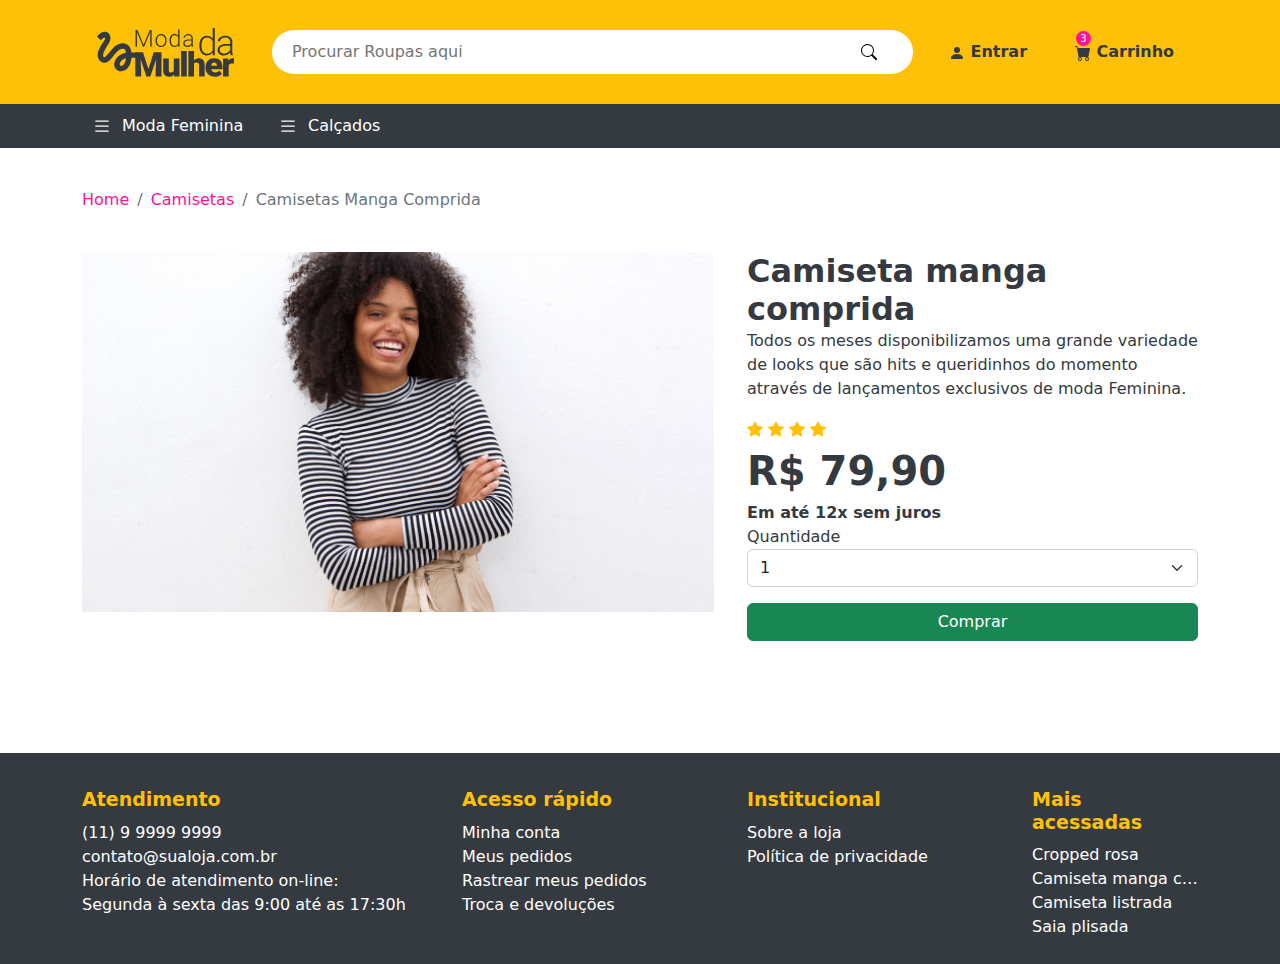
<file: produto-camiseta-manga-comprida.html>
<!DOCTYPE html>
<html lang="pt-br">

<head>
  <meta charset="UTF-8">
  <meta name="viewport" content="width=device-width, initial-scale=1.0">
  <title>Loja Virtual - Porduto Camiseta Manga Comprida</title>
  <link rel="apple-touch-icon" sizes="57x57" href="./assets/images/favicons/apple-icon-57x57.png">
  <link rel="apple-touch-icon" sizes="60x60" href="./assets/images/favicons/apple-icon-60x60.png">
  <link rel="apple-touch-icon" sizes="72x72" href="./assets/images/favicons/apple-icon-72x72.png">
  <link rel="apple-touch-icon" sizes="76x76" href="./assets/images/favicons/apple-icon-76x76.png">
  <link rel="apple-touch-icon" sizes="114x114" href="./assets/images/favicons/apple-icon-114x114.png">
  <link rel="apple-touch-icon" sizes="120x120" href="./assets/images/favicons/apple-icon-120x120.png">
  <link rel="apple-touch-icon" sizes="144x144" href="./assets/images/favicons/apple-icon-144x144.png">
  <link rel="apple-touch-icon" sizes="152x152" href="./assets/images/favicons/apple-icon-152x152.png">
  <link rel="apple-touch-icon" sizes="180x180" href="./assets/images/favicons/apple-icon-180x180.png">
  <link rel="icon" type="image/png" sizes="192x192" href="./assets/images/favicons/android-icon-192x192.png">
  <link rel="icon" type="image/png" sizes="32x32" href="./assets/images/favicons/favicon-32x32.png">
  <link rel="icon" type="image/png" sizes="96x96" href="./assets/images/favicons/favicon-96x96.png">
  <link rel="icon" type="image/png" sizes="16x16" href="./assets/images/favicons/favicon-16x16.png">
  <link rel="manifest" href="./assets/images/favicons/manifest.json">
  <meta name="msapplication-TileColor" content="#FFC107">
  <meta name="msapplication-TileImage" content="./assets/images/favicons/ms-icon-144x144.png">
  <meta name="theme-color" content="#FFC107">

  <!-- Css  -->
  <link rel="stylesheet" href="./assets/css/style.css">

</head>

<body>

  <!-- Header -->
  <header class="container-fluid">
    <!-- Container -->
    <section class="container">
      <!-- Row -->
      <article class="row d-flex align-items-center">

        <!-- Logo -->
        <a href="./" class="col-md-2 d-flex justify-content-center">
          <img src="./assets/images/logo.svg" class="img-fluid" alt="Logo da empresa - Moda da Muulher">
        </a>

        <!-- Search -->
        <form action="#" class="col-md-7 d-flex align-items-center">
          <input type="text" name="name" placeholder="Procurar Roupas aqui">

          <button class="d-flex align-items-center">
            <svg xmlns="http://www.w3.org/2000/svg" width="16" height="16" fill="currentColor" class="bi bi-search"
              viewBox="0 0 16 16">
              <path
                d="M11.742 10.344a6.5 6.5 0 1 0-1.397 1.398h-.001c.03.04.062.078.098.115l3.85 3.85a1 1 0 0 0 1.415-1.414l-3.85-3.85a1.007 1.007 0 0 0-.115-.1zM12 6.5a5.5 5.5 0 1 1-11 0 5.5 5.5 0 0 1 11 0z" />
            </svg>
          </button>
        </form>

        <!-- administrativo do cliente -->
        <ul class="col-md-3 nav d-flex align-items-center justify-content-around">
          <li class="nav-item">
            <a href="#">
              <svg xmlns="http://www.w3.org/2000/svg" width="16" height="16" fill="currentColor"
                class="bi bi-person-fill" viewBox="0 0 16 16">
                <path d="M3 14s-1 0-1-1 1-4 6-4 6 3 6 4-1 1-1 1H3Zm5-6a3 3 0 1 0 0-6 3 3 0 0 0 0 6Z" />
              </svg>
              Entrar
            </a>
          </li>

          <li class="nav-item">
            <span class="notificacao">3</span>
            <a href="#">
              <svg xmlns="http://www.w3.org/2000/svg" width="16" height="16" fill="currentColor" class="bi bi-cart-fill"
                viewBox="0 0 16 16">
                <path
                  d="M0 1.5A.5.5 0 0 1 .5 1H2a.5.5 0 0 1 .485.379L2.89 3H14.5a.5.5 0 0 1 .491.592l-1.5 8A.5.5 0 0 1 13 12H4a.5.5 0 0 1-.491-.408L2.01 3.607 1.61 2H.5a.5.5 0 0 1-.5-.5zM5 12a2 2 0 1 0 0 4 2 2 0 0 0 0-4zm7 0a2 2 0 1 0 0 4 2 2 0 0 0 0-4zm-7 1a1 1 0 1 1 0 2 1 1 0 0 1 0-2zm7 0a1 1 0 1 1 0 2 1 1 0 0 1 0-2z" />
              </svg>
              Carrinho
            </a>
          </li>
        </ul>
        <!-- eEd administrativo do cliente -->

      </article>
      <!-- End Row -->
    </section>
    <!-- End container -->
  </header>
  <!-- End header -->

  <!-- Menu do site -->
  <nav class="container-fluid nav-produtos">
    <!-- Container -->
    <section class="container">
      <!-- menu -->
      <ul class="nav">
        <!-- Lista de Itens -->
        <li class="col-xl-2 col-lg-3 nav-item d-flex align-items-center">
          <svg xmlns="http://www.w3.org/2000/svg" width="16" height="16" fill="currentColor" class="bi bi-list"
            viewBox="0 0 16 16">
            <path fill-rule="evenodd"
              d="M2.5 12a.5.5 0 0 1 .5-.5h10a.5.5 0 0 1 0 1H3a.5.5 0 0 1-.5-.5zm0-4a.5.5 0 0 1 .5-.5h10a.5.5 0 0 1 0 1H3a.5.5 0 0 1-.5-.5zm0-4a.5.5 0 0 1 .5-.5h10a.5.5 0 0 1 0 1H3a.5.5 0 0 1-.5-.5z" />
          </svg>
          Moda Feminina

          <!-- Sub Menu -->
          <ul class="nav flex-column">
            <li class="nav-item">
              <a href="#">Lançamentos</a>
            </li>
            <li class="nav-item">
              <a href="#">Plus Size</a>
            </li>
            <li class="nav-item">
              <a href="#">Moda Praia</a>
            </li>
            <li class="nav-item">
              <a href="#">Acessórios</a>
            </li>
            <li class="nav-item">
              <a href="#">Promoção</a>
            </li>
          </ul>
          <!-- End Sub Menu -->
        </li>

        <!-- Lista de Itens -->
        <li class="col-xl-2 col-lg-3 nav-item d-flex align-items-center">
          <svg xmlns="http://www.w3.org/2000/svg" width="16" height="16" fill="currentColor" class="bi bi-list"
            viewBox="0 0 16 16">
            <path fill-rule="evenodd"
              d="M2.5 12a.5.5 0 0 1 .5-.5h10a.5.5 0 0 1 0 1H3a.5.5 0 0 1-.5-.5zm0-4a.5.5 0 0 1 .5-.5h10a.5.5 0 0 1 0 1H3a.5.5 0 0 1-.5-.5zm0-4a.5.5 0 0 1 .5-.5h10a.5.5 0 0 1 0 1H3a.5.5 0 0 1-.5-.5z" />
          </svg>
          Calçados
        </li>
      </ul>
      <!-- End Lista de Itens -->
    </section>
    <!-- End Container -->
  </nav>
  <!-- End Menu site -->

  <!-- Main -->
  <main>
    <!-- Container produto -->
    <section class="container">

      <nav aria-label="breadcrumb">
        <ol class="breadcrumb">
          <li class="breadcrumb-item"><a href="./">Home</a></li>
          <li class="breadcrumb-item"><a href="./camisetas.html">Camisetas</a></li>
          <li class="breadcrumb-item active" aria-current="page">Camisetas Manga Comprida</li>
        </ol>
      </nav>

      <article class="row produtos-compra">
        <figure class="col-md-7">
          <img class="img-fluid" src="./assets/images/foto-carrinho-camiseta-manga-comprida.jpg"
            alt="Camiseta Manga Comprida">
        </figure>

        <section class="col-md-5 d-flex flex-column justify-content-around">
          <article class="produtos-conteudo">
            <h1>
              Camiseta manga comprida
            </h1>
            <p>
              Todos os meses disponibilizamos uma grande variedade de looks que são hits e queridinhos do momento
              através de lançamentos exclusivos de moda Feminina.
            </p>
          </article>

          <article class="produtos-preco">
            <div class="produtos-stars">
              <svg xmlns="http://www.w3.org/2000/svg" width="16" height="16" fill="currentColor" class="bi bi-star-fill"
                viewBox="0 0 16 16">
                <path
                  d="M3.612 15.443c-.386.198-.824-.149-.746-.592l.83-4.73L.173 6.765c-.329-.314-.158-.888.283-.95l4.898-.696L7.538.792c.197-.39.73-.39.927 0l2.184 4.327 4.898.696c.441.062.612.636.282.95l-3.522 3.356.83 4.73c.078.443-.36.79-.746.592L8 13.187l-4.389 2.256z" />
              </svg>
              <svg xmlns="http://www.w3.org/2000/svg" width="16" height="16" fill="currentColor" class="bi bi-star-fill"
                viewBox="0 0 16 16">
                <path
                  d="M3.612 15.443c-.386.198-.824-.149-.746-.592l.83-4.73L.173 6.765c-.329-.314-.158-.888.283-.95l4.898-.696L7.538.792c.197-.39.73-.39.927 0l2.184 4.327 4.898.696c.441.062.612.636.282.95l-3.522 3.356.83 4.73c.078.443-.36.79-.746.592L8 13.187l-4.389 2.256z" />
              </svg>
              <svg xmlns="http://www.w3.org/2000/svg" width="16" height="16" fill="currentColor" class="bi bi-star-fill"
                viewBox="0 0 16 16">
                <path
                  d="M3.612 15.443c-.386.198-.824-.149-.746-.592l.83-4.73L.173 6.765c-.329-.314-.158-.888.283-.95l4.898-.696L7.538.792c.197-.39.73-.39.927 0l2.184 4.327 4.898.696c.441.062.612.636.282.95l-3.522 3.356.83 4.73c.078.443-.36.79-.746.592L8 13.187l-4.389 2.256z" />
              </svg>
              <svg xmlns="http://www.w3.org/2000/svg" width="16" height="16" fill="currentColor" class="bi bi-star-fill"
                viewBox="0 0 16 16">
                <path
                  d="M3.612 15.443c-.386.198-.824-.149-.746-.592l.83-4.73L.173 6.765c-.329-.314-.158-.888.283-.95l4.898-.696L7.538.792c.197-.39.73-.39.927 0l2.184 4.327 4.898.696c.441.062.612.636.282.95l-3.522 3.356.83 4.73c.078.443-.36.79-.746.592L8 13.187l-4.389 2.256z" />
              </svg>
            </div>

            <strong>
              R$ 79,90
              <span class="d-block">Em até 12x sem juros</span>
            </strong>

            <form action="#">
              <div class="form-group">
                <label for="produtos-quantidade-itens">Quantidade</label>
                <select class="form-select" aria-label="Default select example" id="produtos-quantidade-itens">
                  <option value="1" selected>1</option>
                  <option value="2">2</option>
                  <option value="3">3</option>
                </select>
              </div>

              <button type="submit" class="btn btn-success col-md-12 my-3">Comprar</button>
            </form>
          </article>
        </section>

        <div class="fb-comments col-md-12 my-5 mx-3"
          data-href="http://127.0.0.1:5500/produto-camiseta-manga-comprida.html" data-width="" data-numposts="5"></div>
      </article>
    </section>
    <!-- End container produto -->
  </main>
  <!-- End Main -->

  <!-- Footer -->
  <footer class="container-fluid">
    <!-- Container -->
    <section class="container">
      <!-- Menus -->
      <section class="row">
        <!-- Atendimneto -->
        <article class="col-md-4">
          <h4>
            Atendimento
          </h4>

          <ul class="nav flex-column">
            <li class="nav-item">
              <a href="tel:+5511999999999">(11) 9 9999 9999</a>
            </li>

            <li class="nav-item">
              <a href="mailto:contato@sualoja.com.br">contato@sualoja.com.br</a>
            </li>

            <li class="nav-item">
              Horário de atendimento on-line:<br> Segunda à sexta das 9:00 até as 17:30h
            </li>
          </ul>
        </article>
        <!-- End Atendimento -->

        <!-- Acesso rápido -->
        <article class="col-md-3">
          <h4>
            Acesso rápido
          </h4>

          <ul class="nav flex-column">
            <li class="nav-item">
              <a href="#">Minha conta</a>
            </li>

            <li class="nav-item">
              <a href="#">Meus pedidos</a>
            </li>

            <li class="nav-item">
              <a href="#">Rastrear meus pedidos</a>
            </li>

            <li class="nav-item">
              <a href="#">Troca e devoluções</a>
            </li>
          </ul>
        </article>
        <!-- End Acesso rápido -->

        <!-- Institucional -->
        <article class="col-md-3">
          <h4>
            Institucional
          </h4>

          <ul class="nav flex-column">
            <li class="nav-item">
              <a href="#">Sobre a loja</a>
            </li>

            <li class="nav-item">
              <a href="#">Política de privacidade</a>
            </li>

          </ul>
        </article>
        <!-- End Institucional -->

        <!-- Mais acessadas -->
        <article class="col-md-2">
          <h4>
            Mais acessadas
          </h4>

          <ul class="nav flex-column">
            <li class="nav-item">
              <a href="#">Cropped rosa</a>
            </li>

            <li class="nav-item ellipsis">
              <a href="#">Camiseta manga comprida</a>
            </li>

            <li class="nav-item">
              <a href="#">Camiseta listrada</a>
            </li>

            <li class="nav-item">
              <a href="#">Saia plisada</a>
            </li>
          </ul>
        </article>
        <!-- End Mais acessadas -->
      </section>
      <!-- End Menus -->
    </section>
    <!-- End container -->
  </footer>
  <!-- End Footer -->
  <!-- Arquivos Bootstrap -->
  <script src="./assets/js/popper.min.js"></script>
  <script src="./assets/js/bootstrap.min.js"></script>

  <!-- Facebook Plugin -->
  <div id="fb-root"></div>
  <script async defer crossorigin="anonymous" src="https://connect.facebook.net/pt_BR/sdk.js#xfbml=1&version=v16.0"
    nonce="bycsp1fp"></script>
</body>

</html>
</file>
<file: assets/css/style.css>
@charset "UTF-8";
@import url("https://fonts.googleapis.com/css2?family=Roboto:wght@300;500;900&display=swap");
header {
  background: #FFC107;
  padding: 25px;
}
header form input[type=text] {
  background: #FFF;
  width: 100%;
  border-radius: 100px;
  border: none;
  padding: 10px 20px;
}
header form button {
  background: none;
  border: none;
  position: absolute;
  right: 31%;
}
header ul li {
  position: relative;
}
header ul li span.notificacao {
  color: #FFF;
  background: #FF0F9A;
  position: absolute;
  font-size: 10px;
  width: 15px;
  height: 15px;
  top: -9px;
  left: 1px;
  align-items: center;
  justify-content: center;
  display: flex;
  border-radius: 100%;
}
header ul li a {
  font-size: 16px;
  font-weight: bold;
  color: #343A40;
}
header ul li a svg {
  font-size: 25px;
}
header ul li a:hover {
  color: initial;
}

nav.nav-produtos {
  background: #343A40;
  color: #FFF;
}
nav.nav-produtos a {
  color: #FFF;
}
nav.nav-produtos ul.nav li {
  position: relative;
  padding: 10px;
}
nav.nav-produtos ul.nav li svg {
  width: 20px;
  height: 20px;
  margin-right: 10px;
}
nav.nav-produtos ul.nav li:hover {
  background: black;
}
nav.nav-produtos ul.nav li:hover ul.nav {
  display: block;
}
nav.nav-produtos ul.nav li ul.nav {
  z-index: 999;
  display: none;
  position: absolute;
  top: 44px;
  left: 0;
  background: #343A40;
  border-top: solid #FFC107 10px;
  width: 100%;
}
nav.nav-produtos ul.nav li ul.nav li {
  padding: 10px 25px;
}

.banners-promocionais-statico {
  margin-top: 30px;
}
.banners-promocionais-statico .banners-promocionais-statico-12x {
  background-color: #FF0F9A;
  background-image: url("../images/parcele-em-12x.jpg");
}
.banners-promocionais-statico .banners-promocionais-statico-todo-brasil {
  background-color: #FF0F9A;
  background-image: url("../images/entrega-para-todo-brasil.jpg");
}

.banners-promocionais-statico-12x,
.banners-promocionais-statico-todo-brasil {
  background-size: cover;
  height: 105px;
  padding: 20px 60px;
  color: #FFF;
}
.banners-promocionais-statico-12x svg,
.banners-promocionais-statico-12x p,
.banners-promocionais-statico-todo-brasil svg,
.banners-promocionais-statico-todo-brasil p {
  margin: 0;
  padding: 0;
}
.banners-promocionais-statico-12x svg,
.banners-promocionais-statico-todo-brasil svg {
  width: 40px;
  height: 40px;
}
.banners-promocionais-statico-12x p,
.banners-promocionais-statico-todo-brasil p {
  font-weight: 100;
  font-size: 23px;
  line-height: 110%;
  margin-left: 20px;
}
.banners-promocionais-statico-12x p strong,
.banners-promocionais-statico-todo-brasil p strong {
  font-weight: bold;
}

.produtos {
  margin: 30px 0;
}
.produtos .produtos-container {
  margin: 30px 0;
}
.produtos .produtos-container .produtos-itens {
  color: #343A40;
}
.produtos .produtos-container .produtos-itens h2 {
  font-size: 19px;
  margin: 10px 0;
}
.produtos .produtos-container .produtos-itens .produtos-stars svg {
  width: 10px;
  fill: #FFC107;
}
.produtos .produtos-container .produtos-itens .produtos-preco {
  font-size: 16px;
}

footer {
  background: #343A40;
  padding: 25px 0;
  color: #FFF;
}
footer a {
  color: #FFF;
}
footer a:hover {
  color: #FFF;
}
footer h4 {
  color: #FFC107;
  font-size: 19px;
}
footer ul li.ellipsis {
  width: 100%;
  overflow: hidden;
  text-overflow: ellipsis;
  white-space: nowrap;
}

@media (max-width: 991px) {
  header form button {
    position: absolute;
    right: 34%;
  }
}
@media (max-width: 767px) {
  #banners-promocionais {
    display: none;
  }
  header img {
    margin-bottom: 20px;
  }
  header form {
    margin: 20px 0;
  }
  header form button {
    position: absolute;
    right: 18%;
    display: block;
  }
  .produtos-container img {
    width: 100%;
  }
  .produtos-preco button {
    width: 100%;
  }
}
@media (max-width: 375px) {
  .banners-promocionais-statico .banners-promocionais-statico-12x p,
  .banners-promocionais-statico .banners-promocionais-statico-todo-brasil p {
    font-size: 14px;
  }
}
.produtos-compra figure {
  margin: 0px;
}
.produtos-compra .produtos-conteudo h1 {
  margin: 0;
  font-size: 32px;
}
.produtos-compra .produtos-conteudo p {
  font-size: 16px;
}
.produtos-compra .produtos-preco .produtos-stars svg {
  fill: #FFC107;
  width: 16px;
  height: 16px;
}
.produtos-compra .produtos-preco strong {
  font-size: 40px;
}
.produtos-compra .produtos-preco form {
  font-weight: 100;
}
.produtos-compra .produtos-preco form label {
  margin: 0;
}
.produtos-compra .produtos-preco .produtos-stars,
.produtos-compra .produtos-preco strong span,
.produtos-compra .produtos-preco form {
  font-size: 16px;
}

/*!
 * Bootstrap  v5.2.3 (https://getbootstrap.com/)
 * Copyright 2011-2022 The Bootstrap Authors
 * Copyright 2011-2022 Twitter, Inc.
 * Licensed under MIT (https://github.com/twbs/bootstrap/blob/main/LICENSE)
 */
:root {
  --bs-blue: #0d6efd;
  --bs-indigo: #6610f2;
  --bs-purple: #6f42c1;
  --bs-pink: #d63384;
  --bs-red: #dc3545;
  --bs-orange: #fd7e14;
  --bs-yellow: #ffc107;
  --bs-green: #198754;
  --bs-teal: #20c997;
  --bs-cyan: #0dcaf0;
  --bs-black: #000;
  --bs-white: #fff;
  --bs-gray: #6c757d;
  --bs-gray-dark: #343a40;
  --bs-gray-100: #f8f9fa;
  --bs-gray-200: #e9ecef;
  --bs-gray-300: #dee2e6;
  --bs-gray-400: #ced4da;
  --bs-gray-500: #adb5bd;
  --bs-gray-600: #6c757d;
  --bs-gray-700: #495057;
  --bs-gray-800: #343a40;
  --bs-gray-900: #212529;
  --bs-primary: #0d6efd;
  --bs-secondary: #6c757d;
  --bs-success: #198754;
  --bs-info: #0dcaf0;
  --bs-warning: #ffc107;
  --bs-danger: #dc3545;
  --bs-light: #f8f9fa;
  --bs-dark: #212529;
  --bs-primary-rgb: 13, 110, 253;
  --bs-secondary-rgb: 108, 117, 125;
  --bs-success-rgb: 25, 135, 84;
  --bs-info-rgb: 13, 202, 240;
  --bs-warning-rgb: 255, 193, 7;
  --bs-danger-rgb: 220, 53, 69;
  --bs-light-rgb: 248, 249, 250;
  --bs-dark-rgb: 33, 37, 41;
  --bs-white-rgb: 255, 255, 255;
  --bs-black-rgb: 0, 0, 0;
  --bs-body-color-rgb: 33, 37, 41;
  --bs-body-bg-rgb: 255, 255, 255;
  --bs-font-sans-serif: system-ui, -apple-system, "Segoe UI", Roboto, "Helvetica Neue", "Noto Sans", "Liberation Sans", Arial, sans-serif, "Apple Color Emoji", "Segoe UI Emoji", "Segoe UI Symbol", "Noto Color Emoji";
  --bs-font-monospace: SFMono-Regular, Menlo, Monaco, Consolas, "Liberation Mono", "Courier New", monospace;
  --bs-gradient: linear-gradient(180deg, rgba(255, 255, 255, 0.15), rgba(255, 255, 255, 0));
  --bs-body-font-family: var(--bs-font-sans-serif);
  --bs-body-font-size: 1rem;
  --bs-body-font-weight: 400;
  --bs-body-line-height: 1.5;
  --bs-body-color: #212529;
  --bs-body-bg: #fff;
  --bs-border-width: 1px;
  --bs-border-style: solid;
  --bs-border-color: #dee2e6;
  --bs-border-color-translucent: rgba(0, 0, 0, 0.175);
  --bs-border-radius: 0.375rem;
  --bs-border-radius-sm: 0.25rem;
  --bs-border-radius-lg: 0.5rem;
  --bs-border-radius-xl: 1rem;
  --bs-border-radius-2xl: 2rem;
  --bs-border-radius-pill: 50rem;
  --bs-link-color: #0d6efd;
  --bs-link-hover-color: #0a58ca;
  --bs-code-color: #d63384;
  --bs-highlight-bg: #fff3cd ;
}

*,
::after,
::before {
  box-sizing: border-box;
}

@media (prefers-reduced-motion: no-preference) {
  :root {
    scroll-behavior: smooth;
  }
}
body {
  margin: 0;
  font-family: var(--bs-body-font-family);
  font-size: var(--bs-body-font-size);
  font-weight: var(--bs-body-font-weight);
  line-height: var(--bs-body-line-height);
  color: var(--bs-body-color);
  text-align: var(--bs-body-text-align);
  background-color: var(--bs-body-bg);
  -webkit-text-size-adjust: 100%;
  -webkit-tap-highlight-color: transparent;
}

hr {
  margin: 1rem 0;
  color: inherit;
  border: 0;
  border-top: 1px solid;
  opacity: 0.25;
}

.h1,
.h2,
.h3,
.h4,
.h5,
.h6,
h1,
h2,
h3,
h4,
h5,
h6 {
  margin-top: 0;
  margin-bottom: 0.5rem;
  font-weight: 500;
  line-height: 1.2;
}

.h1,
h1 {
  font-size: calc(1.375rem + 1.5vw);
}

@media (min-width: 1200px) {
  .h1,
  h1 {
    font-size: 2.5rem;
  }
}
.h2,
h2 {
  font-size: calc(1.325rem + 0.9vw);
}

@media (min-width: 1200px) {
  .h2,
  h2 {
    font-size: 2rem;
  }
}
.h3,
h3 {
  font-size: calc(1.3rem + 0.6vw);
}

@media (min-width: 1200px) {
  .h3,
  h3 {
    font-size: 1.75rem;
  }
}
.h4,
h4 {
  font-size: calc(1.275rem + 0.3vw);
}

@media (min-width: 1200px) {
  .h4,
  h4 {
    font-size: 1.5rem;
  }
}
.h5,
h5 {
  font-size: 1.25rem;
}

.h6,
h6 {
  font-size: 1rem;
}

p {
  margin-top: 0;
  margin-bottom: 1rem;
}

abbr[title] {
  -webkit-text-decoration: underline dotted;
  text-decoration: underline dotted;
  cursor: help;
  -webkit-text-decoration-skip-ink: none;
  text-decoration-skip-ink: none;
}

address {
  margin-bottom: 1rem;
  font-style: normal;
  line-height: inherit;
}

ol,
ul {
  padding-left: 2rem;
}

dl,
ol,
ul {
  margin-top: 0;
  margin-bottom: 1rem;
}

ol ol,
ol ul,
ul ol,
ul ul {
  margin-bottom: 0;
}

dt {
  font-weight: 700;
}

dd {
  margin-bottom: 0.5rem;
  margin-left: 0;
}

blockquote {
  margin: 0 0 1rem;
}

b,
strong {
  font-weight: bolder;
}

.small,
small {
  font-size: 0.875em;
}

.mark,
mark {
  padding: 0.1875em;
  background-color: var(--bs-highlight-bg);
}

sub,
sup {
  position: relative;
  font-size: 0.75em;
  line-height: 0;
  vertical-align: baseline;
}

sub {
  bottom: -0.25em;
}

sup {
  top: -0.5em;
}

a {
  color: var(--bs-link-color);
  text-decoration: underline;
}

a:hover {
  color: var(--bs-link-hover-color);
}

a:not([href]):not([class]),
a:not([href]):not([class]):hover {
  color: inherit;
  text-decoration: none;
}

code,
kbd,
pre,
samp {
  font-family: var(--bs-font-monospace);
  font-size: 1em;
}

pre {
  display: block;
  margin-top: 0;
  margin-bottom: 1rem;
  overflow: auto;
  font-size: 0.875em;
}

pre code {
  font-size: inherit;
  color: inherit;
  word-break: normal;
}

code {
  font-size: 0.875em;
  color: var(--bs-code-color);
  word-wrap: break-word;
}

a > code {
  color: inherit;
}

kbd {
  padding: 0.1875rem 0.375rem;
  font-size: 0.875em;
  color: var(--bs-body-bg);
  background-color: var(--bs-body-color);
  border-radius: 0.25rem;
}

kbd kbd {
  padding: 0;
  font-size: 1em;
}

figure {
  margin: 0 0 1rem;
}

img,
svg {
  vertical-align: middle;
}

table {
  caption-side: bottom;
  border-collapse: collapse;
}

caption {
  padding-top: 0.5rem;
  padding-bottom: 0.5rem;
  color: #6c757d;
  text-align: left;
}

th {
  text-align: inherit;
  text-align: -webkit-match-parent;
}

tbody,
td,
tfoot,
th,
thead,
tr {
  border-color: inherit;
  border-style: solid;
  border-width: 0;
}

label {
  display: inline-block;
}

button {
  border-radius: 0;
}

button:focus:not(:focus-visible) {
  outline: 0;
}

button,
input,
optgroup,
select,
textarea {
  margin: 0;
  font-family: inherit;
  font-size: inherit;
  line-height: inherit;
}

button,
select {
  text-transform: none;
}

[role=button] {
  cursor: pointer;
}

select {
  word-wrap: normal;
}

select:disabled {
  opacity: 1;
}

[list]:not([type=date]):not([type=datetime-local]):not([type=month]):not([type=week]):not([type=time])::-webkit-calendar-picker-indicator {
  display: none !important;
}

[type=button],
[type=reset],
[type=submit],
button {
  -webkit-appearance: button;
}

[type=button]:not(:disabled),
[type=reset]:not(:disabled),
[type=submit]:not(:disabled),
button:not(:disabled) {
  cursor: pointer;
}

::-moz-focus-inner {
  padding: 0;
  border-style: none;
}

textarea {
  resize: vertical;
}

fieldset {
  min-width: 0;
  padding: 0;
  margin: 0;
  border: 0;
}

legend {
  float: left;
  width: 100%;
  padding: 0;
  margin-bottom: 0.5rem;
  font-size: calc(1.275rem + 0.3vw);
  line-height: inherit;
}

@media (min-width: 1200px) {
  legend {
    font-size: 1.5rem;
  }
}
legend + * {
  clear: left;
}

::-webkit-datetime-edit-day-field,
::-webkit-datetime-edit-fields-wrapper,
::-webkit-datetime-edit-hour-field,
::-webkit-datetime-edit-minute,
::-webkit-datetime-edit-month-field,
::-webkit-datetime-edit-text,
::-webkit-datetime-edit-year-field {
  padding: 0;
}

::-webkit-inner-spin-button {
  height: auto;
}

[type=search] {
  outline-offset: -2px;
  -webkit-appearance: textfield;
}

::-webkit-search-decoration {
  -webkit-appearance: none;
}

::-webkit-color-swatch-wrapper {
  padding: 0;
}

::-webkit-file-upload-button {
  font: inherit;
  -webkit-appearance: button;
}

::file-selector-button {
  font: inherit;
  -webkit-appearance: button;
}

output {
  display: inline-block;
}

iframe {
  border: 0;
}

summary {
  display: list-item;
  cursor: pointer;
}

progress {
  vertical-align: baseline;
}

[hidden] {
  display: none !important;
}

.lead {
  font-size: 1.25rem;
  font-weight: 300;
}

.display-1 {
  font-size: calc(1.625rem + 4.5vw);
  font-weight: 300;
  line-height: 1.2;
}

@media (min-width: 1200px) {
  .display-1 {
    font-size: 5rem;
  }
}
.display-2 {
  font-size: calc(1.575rem + 3.9vw);
  font-weight: 300;
  line-height: 1.2;
}

@media (min-width: 1200px) {
  .display-2 {
    font-size: 4.5rem;
  }
}
.display-3 {
  font-size: calc(1.525rem + 3.3vw);
  font-weight: 300;
  line-height: 1.2;
}

@media (min-width: 1200px) {
  .display-3 {
    font-size: 4rem;
  }
}
.display-4 {
  font-size: calc(1.475rem + 2.7vw);
  font-weight: 300;
  line-height: 1.2;
}

@media (min-width: 1200px) {
  .display-4 {
    font-size: 3.5rem;
  }
}
.display-5 {
  font-size: calc(1.425rem + 2.1vw);
  font-weight: 300;
  line-height: 1.2;
}

@media (min-width: 1200px) {
  .display-5 {
    font-size: 3rem;
  }
}
.display-6 {
  font-size: calc(1.375rem + 1.5vw);
  font-weight: 300;
  line-height: 1.2;
}

@media (min-width: 1200px) {
  .display-6 {
    font-size: 2.5rem;
  }
}
.list-unstyled {
  padding-left: 0;
  list-style: none;
}

.list-inline {
  padding-left: 0;
  list-style: none;
}

.list-inline-item {
  display: inline-block;
}

.list-inline-item:not(:last-child) {
  margin-right: 0.5rem;
}

.initialism {
  font-size: 0.875em;
  text-transform: uppercase;
}

.blockquote {
  margin-bottom: 1rem;
  font-size: 1.25rem;
}

.blockquote > :last-child {
  margin-bottom: 0;
}

.blockquote-footer {
  margin-top: -1rem;
  margin-bottom: 1rem;
  font-size: 0.875em;
  color: #6c757d;
}

.blockquote-footer::before {
  content: "— ";
}

.img-fluid {
  max-width: 100%;
  height: auto;
}

.img-thumbnail {
  padding: 0.25rem;
  background-color: #fff;
  border: 1px solid var(--bs-border-color);
  border-radius: 0.375rem;
  max-width: 100%;
  height: auto;
}

.figure {
  display: inline-block;
}

.figure-img {
  margin-bottom: 0.5rem;
  line-height: 1;
}

.figure-caption {
  font-size: 0.875em;
  color: #6c757d;
}

.container,
.container-fluid,
.container-lg,
.container-md,
.container-sm,
.container-xl,
.container-xxl {
  --bs-gutter-x: 1.5rem;
  --bs-gutter-y: 0;
  width: 100%;
  padding-right: calc(var(--bs-gutter-x) * 0.5);
  padding-left: calc(var(--bs-gutter-x) * 0.5);
  margin-right: auto;
  margin-left: auto;
}

@media (min-width: 576px) {
  .container,
  .container-sm {
    max-width: 540px;
  }
}
@media (min-width: 768px) {
  .container,
  .container-md,
  .container-sm {
    max-width: 720px;
  }
}
@media (min-width: 992px) {
  .container,
  .container-lg,
  .container-md,
  .container-sm {
    max-width: 960px;
  }
}
@media (min-width: 1200px) {
  .container,
  .container-lg,
  .container-md,
  .container-sm,
  .container-xl {
    max-width: 1140px;
  }
}
@media (min-width: 1400px) {
  .container,
  .container-lg,
  .container-md,
  .container-sm,
  .container-xl,
  .container-xxl {
    max-width: 1320px;
  }
}
.row {
  --bs-gutter-x: 1.5rem;
  --bs-gutter-y: 0;
  display: flex;
  flex-wrap: wrap;
  margin-top: calc(-1 * var(--bs-gutter-y));
  margin-right: calc(-0.5 * var(--bs-gutter-x));
  margin-left: calc(-0.5 * var(--bs-gutter-x));
}

.row > * {
  flex-shrink: 0;
  width: 100%;
  max-width: 100%;
  padding-right: calc(var(--bs-gutter-x) * 0.5);
  padding-left: calc(var(--bs-gutter-x) * 0.5);
  margin-top: var(--bs-gutter-y);
}

.col {
  flex: 1 0 0%;
}

.row-cols-auto > * {
  flex: 0 0 auto;
  width: auto;
}

.row-cols-1 > * {
  flex: 0 0 auto;
  width: 100%;
}

.row-cols-2 > * {
  flex: 0 0 auto;
  width: 50%;
}

.row-cols-3 > * {
  flex: 0 0 auto;
  width: 33.3333333333%;
}

.row-cols-4 > * {
  flex: 0 0 auto;
  width: 25%;
}

.row-cols-5 > * {
  flex: 0 0 auto;
  width: 20%;
}

.row-cols-6 > * {
  flex: 0 0 auto;
  width: 16.6666666667%;
}

.col-auto {
  flex: 0 0 auto;
  width: auto;
}

.col-1 {
  flex: 0 0 auto;
  width: 8.33333333%;
}

.col-2 {
  flex: 0 0 auto;
  width: 16.66666667%;
}

.col-3 {
  flex: 0 0 auto;
  width: 25%;
}

.col-4 {
  flex: 0 0 auto;
  width: 33.33333333%;
}

.col-5 {
  flex: 0 0 auto;
  width: 41.66666667%;
}

.col-6 {
  flex: 0 0 auto;
  width: 50%;
}

.col-7 {
  flex: 0 0 auto;
  width: 58.33333333%;
}

.col-8 {
  flex: 0 0 auto;
  width: 66.66666667%;
}

.col-9 {
  flex: 0 0 auto;
  width: 75%;
}

.col-10 {
  flex: 0 0 auto;
  width: 83.33333333%;
}

.col-11 {
  flex: 0 0 auto;
  width: 91.66666667%;
}

.col-12 {
  flex: 0 0 auto;
  width: 100%;
}

.offset-1 {
  margin-left: 8.33333333%;
}

.offset-2 {
  margin-left: 16.66666667%;
}

.offset-3 {
  margin-left: 25%;
}

.offset-4 {
  margin-left: 33.33333333%;
}

.offset-5 {
  margin-left: 41.66666667%;
}

.offset-6 {
  margin-left: 50%;
}

.offset-7 {
  margin-left: 58.33333333%;
}

.offset-8 {
  margin-left: 66.66666667%;
}

.offset-9 {
  margin-left: 75%;
}

.offset-10 {
  margin-left: 83.33333333%;
}

.offset-11 {
  margin-left: 91.66666667%;
}

.g-0,
.gx-0 {
  --bs-gutter-x: 0 ;
}

.g-0,
.gy-0 {
  --bs-gutter-y: 0 ;
}

.g-1,
.gx-1 {
  --bs-gutter-x: 0.25rem ;
}

.g-1,
.gy-1 {
  --bs-gutter-y: 0.25rem ;
}

.g-2,
.gx-2 {
  --bs-gutter-x: 0.5rem ;
}

.g-2,
.gy-2 {
  --bs-gutter-y: 0.5rem ;
}

.g-3,
.gx-3 {
  --bs-gutter-x: 1rem ;
}

.g-3,
.gy-3 {
  --bs-gutter-y: 1rem ;
}

.g-4,
.gx-4 {
  --bs-gutter-x: 1.5rem ;
}

.g-4,
.gy-4 {
  --bs-gutter-y: 1.5rem ;
}

.g-5,
.gx-5 {
  --bs-gutter-x: 3rem ;
}

.g-5,
.gy-5 {
  --bs-gutter-y: 3rem ;
}

@media (min-width: 576px) {
  .col-sm {
    flex: 1 0 0%;
  }
  .row-cols-sm-auto > * {
    flex: 0 0 auto;
    width: auto;
  }
  .row-cols-sm-1 > * {
    flex: 0 0 auto;
    width: 100%;
  }
  .row-cols-sm-2 > * {
    flex: 0 0 auto;
    width: 50%;
  }
  .row-cols-sm-3 > * {
    flex: 0 0 auto;
    width: 33.3333333333%;
  }
  .row-cols-sm-4 > * {
    flex: 0 0 auto;
    width: 25%;
  }
  .row-cols-sm-5 > * {
    flex: 0 0 auto;
    width: 20%;
  }
  .row-cols-sm-6 > * {
    flex: 0 0 auto;
    width: 16.6666666667%;
  }
  .col-sm-auto {
    flex: 0 0 auto;
    width: auto;
  }
  .col-sm-1 {
    flex: 0 0 auto;
    width: 8.33333333%;
  }
  .col-sm-2 {
    flex: 0 0 auto;
    width: 16.66666667%;
  }
  .col-sm-3 {
    flex: 0 0 auto;
    width: 25%;
  }
  .col-sm-4 {
    flex: 0 0 auto;
    width: 33.33333333%;
  }
  .col-sm-5 {
    flex: 0 0 auto;
    width: 41.66666667%;
  }
  .col-sm-6 {
    flex: 0 0 auto;
    width: 50%;
  }
  .col-sm-7 {
    flex: 0 0 auto;
    width: 58.33333333%;
  }
  .col-sm-8 {
    flex: 0 0 auto;
    width: 66.66666667%;
  }
  .col-sm-9 {
    flex: 0 0 auto;
    width: 75%;
  }
  .col-sm-10 {
    flex: 0 0 auto;
    width: 83.33333333%;
  }
  .col-sm-11 {
    flex: 0 0 auto;
    width: 91.66666667%;
  }
  .col-sm-12 {
    flex: 0 0 auto;
    width: 100%;
  }
  .offset-sm-0 {
    margin-left: 0;
  }
  .offset-sm-1 {
    margin-left: 8.33333333%;
  }
  .offset-sm-2 {
    margin-left: 16.66666667%;
  }
  .offset-sm-3 {
    margin-left: 25%;
  }
  .offset-sm-4 {
    margin-left: 33.33333333%;
  }
  .offset-sm-5 {
    margin-left: 41.66666667%;
  }
  .offset-sm-6 {
    margin-left: 50%;
  }
  .offset-sm-7 {
    margin-left: 58.33333333%;
  }
  .offset-sm-8 {
    margin-left: 66.66666667%;
  }
  .offset-sm-9 {
    margin-left: 75%;
  }
  .offset-sm-10 {
    margin-left: 83.33333333%;
  }
  .offset-sm-11 {
    margin-left: 91.66666667%;
  }
  .g-sm-0,
  .gx-sm-0 {
    --bs-gutter-x: 0 ;
  }
  .g-sm-0,
  .gy-sm-0 {
    --bs-gutter-y: 0 ;
  }
  .g-sm-1,
  .gx-sm-1 {
    --bs-gutter-x: 0.25rem ;
  }
  .g-sm-1,
  .gy-sm-1 {
    --bs-gutter-y: 0.25rem ;
  }
  .g-sm-2,
  .gx-sm-2 {
    --bs-gutter-x: 0.5rem ;
  }
  .g-sm-2,
  .gy-sm-2 {
    --bs-gutter-y: 0.5rem ;
  }
  .g-sm-3,
  .gx-sm-3 {
    --bs-gutter-x: 1rem ;
  }
  .g-sm-3,
  .gy-sm-3 {
    --bs-gutter-y: 1rem ;
  }
  .g-sm-4,
  .gx-sm-4 {
    --bs-gutter-x: 1.5rem ;
  }
  .g-sm-4,
  .gy-sm-4 {
    --bs-gutter-y: 1.5rem ;
  }
  .g-sm-5,
  .gx-sm-5 {
    --bs-gutter-x: 3rem ;
  }
  .g-sm-5,
  .gy-sm-5 {
    --bs-gutter-y: 3rem ;
  }
}
@media (min-width: 768px) {
  .col-md {
    flex: 1 0 0%;
  }
  .row-cols-md-auto > * {
    flex: 0 0 auto;
    width: auto;
  }
  .row-cols-md-1 > * {
    flex: 0 0 auto;
    width: 100%;
  }
  .row-cols-md-2 > * {
    flex: 0 0 auto;
    width: 50%;
  }
  .row-cols-md-3 > * {
    flex: 0 0 auto;
    width: 33.3333333333%;
  }
  .row-cols-md-4 > * {
    flex: 0 0 auto;
    width: 25%;
  }
  .row-cols-md-5 > * {
    flex: 0 0 auto;
    width: 20%;
  }
  .row-cols-md-6 > * {
    flex: 0 0 auto;
    width: 16.6666666667%;
  }
  .col-md-auto {
    flex: 0 0 auto;
    width: auto;
  }
  .col-md-1 {
    flex: 0 0 auto;
    width: 8.33333333%;
  }
  .col-md-2 {
    flex: 0 0 auto;
    width: 16.66666667%;
  }
  .col-md-3 {
    flex: 0 0 auto;
    width: 25%;
  }
  .col-md-4 {
    flex: 0 0 auto;
    width: 33.33333333%;
  }
  .col-md-5 {
    flex: 0 0 auto;
    width: 41.66666667%;
  }
  .col-md-6 {
    flex: 0 0 auto;
    width: 50%;
  }
  .col-md-7 {
    flex: 0 0 auto;
    width: 58.33333333%;
  }
  .col-md-8 {
    flex: 0 0 auto;
    width: 66.66666667%;
  }
  .col-md-9 {
    flex: 0 0 auto;
    width: 75%;
  }
  .col-md-10 {
    flex: 0 0 auto;
    width: 83.33333333%;
  }
  .col-md-11 {
    flex: 0 0 auto;
    width: 91.66666667%;
  }
  .col-md-12 {
    flex: 0 0 auto;
    width: 100%;
  }
  .offset-md-0 {
    margin-left: 0;
  }
  .offset-md-1 {
    margin-left: 8.33333333%;
  }
  .offset-md-2 {
    margin-left: 16.66666667%;
  }
  .offset-md-3 {
    margin-left: 25%;
  }
  .offset-md-4 {
    margin-left: 33.33333333%;
  }
  .offset-md-5 {
    margin-left: 41.66666667%;
  }
  .offset-md-6 {
    margin-left: 50%;
  }
  .offset-md-7 {
    margin-left: 58.33333333%;
  }
  .offset-md-8 {
    margin-left: 66.66666667%;
  }
  .offset-md-9 {
    margin-left: 75%;
  }
  .offset-md-10 {
    margin-left: 83.33333333%;
  }
  .offset-md-11 {
    margin-left: 91.66666667%;
  }
  .g-md-0,
  .gx-md-0 {
    --bs-gutter-x: 0 ;
  }
  .g-md-0,
  .gy-md-0 {
    --bs-gutter-y: 0 ;
  }
  .g-md-1,
  .gx-md-1 {
    --bs-gutter-x: 0.25rem ;
  }
  .g-md-1,
  .gy-md-1 {
    --bs-gutter-y: 0.25rem ;
  }
  .g-md-2,
  .gx-md-2 {
    --bs-gutter-x: 0.5rem ;
  }
  .g-md-2,
  .gy-md-2 {
    --bs-gutter-y: 0.5rem ;
  }
  .g-md-3,
  .gx-md-3 {
    --bs-gutter-x: 1rem ;
  }
  .g-md-3,
  .gy-md-3 {
    --bs-gutter-y: 1rem ;
  }
  .g-md-4,
  .gx-md-4 {
    --bs-gutter-x: 1.5rem ;
  }
  .g-md-4,
  .gy-md-4 {
    --bs-gutter-y: 1.5rem ;
  }
  .g-md-5,
  .gx-md-5 {
    --bs-gutter-x: 3rem ;
  }
  .g-md-5,
  .gy-md-5 {
    --bs-gutter-y: 3rem ;
  }
}
@media (min-width: 992px) {
  .col-lg {
    flex: 1 0 0%;
  }
  .row-cols-lg-auto > * {
    flex: 0 0 auto;
    width: auto;
  }
  .row-cols-lg-1 > * {
    flex: 0 0 auto;
    width: 100%;
  }
  .row-cols-lg-2 > * {
    flex: 0 0 auto;
    width: 50%;
  }
  .row-cols-lg-3 > * {
    flex: 0 0 auto;
    width: 33.3333333333%;
  }
  .row-cols-lg-4 > * {
    flex: 0 0 auto;
    width: 25%;
  }
  .row-cols-lg-5 > * {
    flex: 0 0 auto;
    width: 20%;
  }
  .row-cols-lg-6 > * {
    flex: 0 0 auto;
    width: 16.6666666667%;
  }
  .col-lg-auto {
    flex: 0 0 auto;
    width: auto;
  }
  .col-lg-1 {
    flex: 0 0 auto;
    width: 8.33333333%;
  }
  .col-lg-2 {
    flex: 0 0 auto;
    width: 16.66666667%;
  }
  .col-lg-3 {
    flex: 0 0 auto;
    width: 25%;
  }
  .col-lg-4 {
    flex: 0 0 auto;
    width: 33.33333333%;
  }
  .col-lg-5 {
    flex: 0 0 auto;
    width: 41.66666667%;
  }
  .col-lg-6 {
    flex: 0 0 auto;
    width: 50%;
  }
  .col-lg-7 {
    flex: 0 0 auto;
    width: 58.33333333%;
  }
  .col-lg-8 {
    flex: 0 0 auto;
    width: 66.66666667%;
  }
  .col-lg-9 {
    flex: 0 0 auto;
    width: 75%;
  }
  .col-lg-10 {
    flex: 0 0 auto;
    width: 83.33333333%;
  }
  .col-lg-11 {
    flex: 0 0 auto;
    width: 91.66666667%;
  }
  .col-lg-12 {
    flex: 0 0 auto;
    width: 100%;
  }
  .offset-lg-0 {
    margin-left: 0;
  }
  .offset-lg-1 {
    margin-left: 8.33333333%;
  }
  .offset-lg-2 {
    margin-left: 16.66666667%;
  }
  .offset-lg-3 {
    margin-left: 25%;
  }
  .offset-lg-4 {
    margin-left: 33.33333333%;
  }
  .offset-lg-5 {
    margin-left: 41.66666667%;
  }
  .offset-lg-6 {
    margin-left: 50%;
  }
  .offset-lg-7 {
    margin-left: 58.33333333%;
  }
  .offset-lg-8 {
    margin-left: 66.66666667%;
  }
  .offset-lg-9 {
    margin-left: 75%;
  }
  .offset-lg-10 {
    margin-left: 83.33333333%;
  }
  .offset-lg-11 {
    margin-left: 91.66666667%;
  }
  .g-lg-0,
  .gx-lg-0 {
    --bs-gutter-x: 0 ;
  }
  .g-lg-0,
  .gy-lg-0 {
    --bs-gutter-y: 0 ;
  }
  .g-lg-1,
  .gx-lg-1 {
    --bs-gutter-x: 0.25rem ;
  }
  .g-lg-1,
  .gy-lg-1 {
    --bs-gutter-y: 0.25rem ;
  }
  .g-lg-2,
  .gx-lg-2 {
    --bs-gutter-x: 0.5rem ;
  }
  .g-lg-2,
  .gy-lg-2 {
    --bs-gutter-y: 0.5rem ;
  }
  .g-lg-3,
  .gx-lg-3 {
    --bs-gutter-x: 1rem ;
  }
  .g-lg-3,
  .gy-lg-3 {
    --bs-gutter-y: 1rem ;
  }
  .g-lg-4,
  .gx-lg-4 {
    --bs-gutter-x: 1.5rem ;
  }
  .g-lg-4,
  .gy-lg-4 {
    --bs-gutter-y: 1.5rem ;
  }
  .g-lg-5,
  .gx-lg-5 {
    --bs-gutter-x: 3rem ;
  }
  .g-lg-5,
  .gy-lg-5 {
    --bs-gutter-y: 3rem ;
  }
}
@media (min-width: 1200px) {
  .col-xl {
    flex: 1 0 0%;
  }
  .row-cols-xl-auto > * {
    flex: 0 0 auto;
    width: auto;
  }
  .row-cols-xl-1 > * {
    flex: 0 0 auto;
    width: 100%;
  }
  .row-cols-xl-2 > * {
    flex: 0 0 auto;
    width: 50%;
  }
  .row-cols-xl-3 > * {
    flex: 0 0 auto;
    width: 33.3333333333%;
  }
  .row-cols-xl-4 > * {
    flex: 0 0 auto;
    width: 25%;
  }
  .row-cols-xl-5 > * {
    flex: 0 0 auto;
    width: 20%;
  }
  .row-cols-xl-6 > * {
    flex: 0 0 auto;
    width: 16.6666666667%;
  }
  .col-xl-auto {
    flex: 0 0 auto;
    width: auto;
  }
  .col-xl-1 {
    flex: 0 0 auto;
    width: 8.33333333%;
  }
  .col-xl-2 {
    flex: 0 0 auto;
    width: 16.66666667%;
  }
  .col-xl-3 {
    flex: 0 0 auto;
    width: 25%;
  }
  .col-xl-4 {
    flex: 0 0 auto;
    width: 33.33333333%;
  }
  .col-xl-5 {
    flex: 0 0 auto;
    width: 41.66666667%;
  }
  .col-xl-6 {
    flex: 0 0 auto;
    width: 50%;
  }
  .col-xl-7 {
    flex: 0 0 auto;
    width: 58.33333333%;
  }
  .col-xl-8 {
    flex: 0 0 auto;
    width: 66.66666667%;
  }
  .col-xl-9 {
    flex: 0 0 auto;
    width: 75%;
  }
  .col-xl-10 {
    flex: 0 0 auto;
    width: 83.33333333%;
  }
  .col-xl-11 {
    flex: 0 0 auto;
    width: 91.66666667%;
  }
  .col-xl-12 {
    flex: 0 0 auto;
    width: 100%;
  }
  .offset-xl-0 {
    margin-left: 0;
  }
  .offset-xl-1 {
    margin-left: 8.33333333%;
  }
  .offset-xl-2 {
    margin-left: 16.66666667%;
  }
  .offset-xl-3 {
    margin-left: 25%;
  }
  .offset-xl-4 {
    margin-left: 33.33333333%;
  }
  .offset-xl-5 {
    margin-left: 41.66666667%;
  }
  .offset-xl-6 {
    margin-left: 50%;
  }
  .offset-xl-7 {
    margin-left: 58.33333333%;
  }
  .offset-xl-8 {
    margin-left: 66.66666667%;
  }
  .offset-xl-9 {
    margin-left: 75%;
  }
  .offset-xl-10 {
    margin-left: 83.33333333%;
  }
  .offset-xl-11 {
    margin-left: 91.66666667%;
  }
  .g-xl-0,
  .gx-xl-0 {
    --bs-gutter-x: 0 ;
  }
  .g-xl-0,
  .gy-xl-0 {
    --bs-gutter-y: 0 ;
  }
  .g-xl-1,
  .gx-xl-1 {
    --bs-gutter-x: 0.25rem ;
  }
  .g-xl-1,
  .gy-xl-1 {
    --bs-gutter-y: 0.25rem ;
  }
  .g-xl-2,
  .gx-xl-2 {
    --bs-gutter-x: 0.5rem ;
  }
  .g-xl-2,
  .gy-xl-2 {
    --bs-gutter-y: 0.5rem ;
  }
  .g-xl-3,
  .gx-xl-3 {
    --bs-gutter-x: 1rem ;
  }
  .g-xl-3,
  .gy-xl-3 {
    --bs-gutter-y: 1rem ;
  }
  .g-xl-4,
  .gx-xl-4 {
    --bs-gutter-x: 1.5rem ;
  }
  .g-xl-4,
  .gy-xl-4 {
    --bs-gutter-y: 1.5rem ;
  }
  .g-xl-5,
  .gx-xl-5 {
    --bs-gutter-x: 3rem ;
  }
  .g-xl-5,
  .gy-xl-5 {
    --bs-gutter-y: 3rem ;
  }
}
@media (min-width: 1400px) {
  .col-xxl {
    flex: 1 0 0%;
  }
  .row-cols-xxl-auto > * {
    flex: 0 0 auto;
    width: auto;
  }
  .row-cols-xxl-1 > * {
    flex: 0 0 auto;
    width: 100%;
  }
  .row-cols-xxl-2 > * {
    flex: 0 0 auto;
    width: 50%;
  }
  .row-cols-xxl-3 > * {
    flex: 0 0 auto;
    width: 33.3333333333%;
  }
  .row-cols-xxl-4 > * {
    flex: 0 0 auto;
    width: 25%;
  }
  .row-cols-xxl-5 > * {
    flex: 0 0 auto;
    width: 20%;
  }
  .row-cols-xxl-6 > * {
    flex: 0 0 auto;
    width: 16.6666666667%;
  }
  .col-xxl-auto {
    flex: 0 0 auto;
    width: auto;
  }
  .col-xxl-1 {
    flex: 0 0 auto;
    width: 8.33333333%;
  }
  .col-xxl-2 {
    flex: 0 0 auto;
    width: 16.66666667%;
  }
  .col-xxl-3 {
    flex: 0 0 auto;
    width: 25%;
  }
  .col-xxl-4 {
    flex: 0 0 auto;
    width: 33.33333333%;
  }
  .col-xxl-5 {
    flex: 0 0 auto;
    width: 41.66666667%;
  }
  .col-xxl-6 {
    flex: 0 0 auto;
    width: 50%;
  }
  .col-xxl-7 {
    flex: 0 0 auto;
    width: 58.33333333%;
  }
  .col-xxl-8 {
    flex: 0 0 auto;
    width: 66.66666667%;
  }
  .col-xxl-9 {
    flex: 0 0 auto;
    width: 75%;
  }
  .col-xxl-10 {
    flex: 0 0 auto;
    width: 83.33333333%;
  }
  .col-xxl-11 {
    flex: 0 0 auto;
    width: 91.66666667%;
  }
  .col-xxl-12 {
    flex: 0 0 auto;
    width: 100%;
  }
  .offset-xxl-0 {
    margin-left: 0;
  }
  .offset-xxl-1 {
    margin-left: 8.33333333%;
  }
  .offset-xxl-2 {
    margin-left: 16.66666667%;
  }
  .offset-xxl-3 {
    margin-left: 25%;
  }
  .offset-xxl-4 {
    margin-left: 33.33333333%;
  }
  .offset-xxl-5 {
    margin-left: 41.66666667%;
  }
  .offset-xxl-6 {
    margin-left: 50%;
  }
  .offset-xxl-7 {
    margin-left: 58.33333333%;
  }
  .offset-xxl-8 {
    margin-left: 66.66666667%;
  }
  .offset-xxl-9 {
    margin-left: 75%;
  }
  .offset-xxl-10 {
    margin-left: 83.33333333%;
  }
  .offset-xxl-11 {
    margin-left: 91.66666667%;
  }
  .g-xxl-0,
  .gx-xxl-0 {
    --bs-gutter-x: 0 ;
  }
  .g-xxl-0,
  .gy-xxl-0 {
    --bs-gutter-y: 0 ;
  }
  .g-xxl-1,
  .gx-xxl-1 {
    --bs-gutter-x: 0.25rem ;
  }
  .g-xxl-1,
  .gy-xxl-1 {
    --bs-gutter-y: 0.25rem ;
  }
  .g-xxl-2,
  .gx-xxl-2 {
    --bs-gutter-x: 0.5rem ;
  }
  .g-xxl-2,
  .gy-xxl-2 {
    --bs-gutter-y: 0.5rem ;
  }
  .g-xxl-3,
  .gx-xxl-3 {
    --bs-gutter-x: 1rem ;
  }
  .g-xxl-3,
  .gy-xxl-3 {
    --bs-gutter-y: 1rem ;
  }
  .g-xxl-4,
  .gx-xxl-4 {
    --bs-gutter-x: 1.5rem ;
  }
  .g-xxl-4,
  .gy-xxl-4 {
    --bs-gutter-y: 1.5rem ;
  }
  .g-xxl-5,
  .gx-xxl-5 {
    --bs-gutter-x: 3rem ;
  }
  .g-xxl-5,
  .gy-xxl-5 {
    --bs-gutter-y: 3rem ;
  }
}
.table {
  --bs-table-color: var(--bs-body-color);
  --bs-table-bg: transparent;
  --bs-table-border-color: var(--bs-border-color);
  --bs-table-accent-bg: transparent;
  --bs-table-striped-color: var(--bs-body-color);
  --bs-table-striped-bg: rgba(0, 0, 0, 0.05);
  --bs-table-active-color: var(--bs-body-color);
  --bs-table-active-bg: rgba(0, 0, 0, 0.1);
  --bs-table-hover-color: var(--bs-body-color);
  --bs-table-hover-bg: rgba(0, 0, 0, 0.075);
  width: 100%;
  margin-bottom: 1rem;
  color: var(--bs-table-color);
  vertical-align: top;
  border-color: var(--bs-table-border-color);
}

.table > :not(caption) > * > * {
  padding: 0.5rem 0.5rem;
  background-color: var(--bs-table-bg);
  border-bottom-width: 1px;
  box-shadow: inset 0 0 0 9999px var(--bs-table-accent-bg);
}

.table > tbody {
  vertical-align: inherit;
}

.table > thead {
  vertical-align: bottom;
}

.table-group-divider {
  border-top: 2px solid currentcolor;
}

.caption-top {
  caption-side: top;
}

.table-sm > :not(caption) > * > * {
  padding: 0.25rem 0.25rem;
}

.table-bordered > :not(caption) > * {
  border-width: 1px 0;
}

.table-bordered > :not(caption) > * > * {
  border-width: 0 1px;
}

.table-borderless > :not(caption) > * > * {
  border-bottom-width: 0;
}

.table-borderless > :not(:first-child) {
  border-top-width: 0;
}

.table-striped > tbody > tr:nth-of-type(odd) > * {
  --bs-table-accent-bg: var(--bs-table-striped-bg);
  color: var(--bs-table-striped-color);
}

.table-striped-columns > :not(caption) > tr > :nth-child(2n) {
  --bs-table-accent-bg: var(--bs-table-striped-bg);
  color: var(--bs-table-striped-color);
}

.table-active {
  --bs-table-accent-bg: var(--bs-table-active-bg);
  color: var(--bs-table-active-color);
}

.table-hover > tbody > tr:hover > * {
  --bs-table-accent-bg: var(--bs-table-hover-bg);
  color: var(--bs-table-hover-color);
}

.table-primary {
  --bs-table-color: #000;
  --bs-table-bg: #cfe2ff;
  --bs-table-border-color: #bacbe6;
  --bs-table-striped-bg: #c5d7f2;
  --bs-table-striped-color: #000;
  --bs-table-active-bg: #bacbe6;
  --bs-table-active-color: #000;
  --bs-table-hover-bg: #bfd1ec;
  --bs-table-hover-color: #000;
  color: var(--bs-table-color);
  border-color: var(--bs-table-border-color);
}

.table-secondary {
  --bs-table-color: #000;
  --bs-table-bg: #e2e3e5;
  --bs-table-border-color: #cbccce;
  --bs-table-striped-bg: #d7d8da;
  --bs-table-striped-color: #000;
  --bs-table-active-bg: #cbccce;
  --bs-table-active-color: #000;
  --bs-table-hover-bg: #d1d2d4;
  --bs-table-hover-color: #000;
  color: var(--bs-table-color);
  border-color: var(--bs-table-border-color);
}

.table-success {
  --bs-table-color: #000;
  --bs-table-bg: #d1e7dd;
  --bs-table-border-color: #bcd0c7;
  --bs-table-striped-bg: #c7dbd2;
  --bs-table-striped-color: #000;
  --bs-table-active-bg: #bcd0c7;
  --bs-table-active-color: #000;
  --bs-table-hover-bg: #c1d6cc;
  --bs-table-hover-color: #000;
  color: var(--bs-table-color);
  border-color: var(--bs-table-border-color);
}

.table-info {
  --bs-table-color: #000;
  --bs-table-bg: #cff4fc;
  --bs-table-border-color: #badce3;
  --bs-table-striped-bg: #c5e8ef;
  --bs-table-striped-color: #000;
  --bs-table-active-bg: #badce3;
  --bs-table-active-color: #000;
  --bs-table-hover-bg: #bfe2e9;
  --bs-table-hover-color: #000;
  color: var(--bs-table-color);
  border-color: var(--bs-table-border-color);
}

.table-warning {
  --bs-table-color: #000;
  --bs-table-bg: #fff3cd;
  --bs-table-border-color: #e6dbb9;
  --bs-table-striped-bg: #f2e7c3;
  --bs-table-striped-color: #000;
  --bs-table-active-bg: #e6dbb9;
  --bs-table-active-color: #000;
  --bs-table-hover-bg: #ece1be;
  --bs-table-hover-color: #000;
  color: var(--bs-table-color);
  border-color: var(--bs-table-border-color);
}

.table-danger {
  --bs-table-color: #000;
  --bs-table-bg: #f8d7da;
  --bs-table-border-color: #dfc2c4;
  --bs-table-striped-bg: #eccccf;
  --bs-table-striped-color: #000;
  --bs-table-active-bg: #dfc2c4;
  --bs-table-active-color: #000;
  --bs-table-hover-bg: #e5c7ca;
  --bs-table-hover-color: #000;
  color: var(--bs-table-color);
  border-color: var(--bs-table-border-color);
}

.table-light {
  --bs-table-color: #000;
  --bs-table-bg: #f8f9fa;
  --bs-table-border-color: #dfe0e1;
  --bs-table-striped-bg: #ecedee;
  --bs-table-striped-color: #000;
  --bs-table-active-bg: #dfe0e1;
  --bs-table-active-color: #000;
  --bs-table-hover-bg: #e5e6e7;
  --bs-table-hover-color: #000;
  color: var(--bs-table-color);
  border-color: var(--bs-table-border-color);
}

.table-dark {
  --bs-table-color: #fff;
  --bs-table-bg: #212529;
  --bs-table-border-color: #373b3e;
  --bs-table-striped-bg: #2c3034;
  --bs-table-striped-color: #fff;
  --bs-table-active-bg: #373b3e;
  --bs-table-active-color: #fff;
  --bs-table-hover-bg: #323539;
  --bs-table-hover-color: #fff;
  color: var(--bs-table-color);
  border-color: var(--bs-table-border-color);
}

.table-responsive {
  overflow-x: auto;
  -webkit-overflow-scrolling: touch;
}

@media (max-width: 575.98px) {
  .table-responsive-sm {
    overflow-x: auto;
    -webkit-overflow-scrolling: touch;
  }
}
@media (max-width: 767.98px) {
  .table-responsive-md {
    overflow-x: auto;
    -webkit-overflow-scrolling: touch;
  }
}
@media (max-width: 991.98px) {
  .table-responsive-lg {
    overflow-x: auto;
    -webkit-overflow-scrolling: touch;
  }
}
@media (max-width: 1199.98px) {
  .table-responsive-xl {
    overflow-x: auto;
    -webkit-overflow-scrolling: touch;
  }
}
@media (max-width: 1399.98px) {
  .table-responsive-xxl {
    overflow-x: auto;
    -webkit-overflow-scrolling: touch;
  }
}
.form-label {
  margin-bottom: 0.5rem;
}

.col-form-label {
  padding-top: calc(0.375rem + 1px);
  padding-bottom: calc(0.375rem + 1px);
  margin-bottom: 0;
  font-size: inherit;
  line-height: 1.5;
}

.col-form-label-lg {
  padding-top: calc(0.5rem + 1px);
  padding-bottom: calc(0.5rem + 1px);
  font-size: 1.25rem;
}

.col-form-label-sm {
  padding-top: calc(0.25rem + 1px);
  padding-bottom: calc(0.25rem + 1px);
  font-size: 0.875rem;
}

.form-text {
  margin-top: 0.25rem;
  font-size: 0.875em;
  color: #6c757d;
}

.form-control {
  display: block;
  width: 100%;
  padding: 0.375rem 0.75rem;
  font-size: 1rem;
  font-weight: 400;
  line-height: 1.5;
  color: #212529;
  background-color: #fff;
  background-clip: padding-box;
  border: 1px solid #ced4da;
  -webkit-appearance: none;
  -moz-appearance: none;
  appearance: none;
  border-radius: 0.375rem;
  transition: border-color 0.15s ease-in-out, box-shadow 0.15s ease-in-out;
}

@media (prefers-reduced-motion: reduce) {
  .form-control {
    transition: none;
  }
}
.form-control[type=file] {
  overflow: hidden;
}

.form-control[type=file]:not(:disabled):not([readonly]) {
  cursor: pointer;
}

.form-control:focus {
  color: #212529;
  background-color: #fff;
  border-color: #86b7fe;
  outline: 0;
  box-shadow: 0 0 0 0.25rem rgba(13, 110, 253, 0.25);
}

.form-control::-webkit-date-and-time-value {
  height: 1.5em;
}

.form-control::-moz-placeholder {
  color: #6c757d;
  opacity: 1;
}

.form-control::placeholder {
  color: #6c757d;
  opacity: 1;
}

.form-control:disabled {
  background-color: #e9ecef;
  opacity: 1;
}

.form-control::-webkit-file-upload-button {
  padding: 0.375rem 0.75rem;
  margin: -0.375rem -0.75rem;
  -webkit-margin-end: 0.75rem;
  margin-inline-end: 0.75rem;
  color: #212529;
  background-color: #e9ecef;
  pointer-events: none;
  border-color: inherit;
  border-style: solid;
  border-width: 0;
  border-inline-end-width: 1px;
  border-radius: 0;
  -webkit-transition: color 0.15s ease-in-out, background-color 0.15s ease-in-out, border-color 0.15s ease-in-out, box-shadow 0.15s ease-in-out;
  transition: color 0.15s ease-in-out, background-color 0.15s ease-in-out, border-color 0.15s ease-in-out, box-shadow 0.15s ease-in-out;
}

.form-control::file-selector-button {
  padding: 0.375rem 0.75rem;
  margin: -0.375rem -0.75rem;
  -webkit-margin-end: 0.75rem;
  margin-inline-end: 0.75rem;
  color: #212529;
  background-color: #e9ecef;
  pointer-events: none;
  border-color: inherit;
  border-style: solid;
  border-width: 0;
  border-inline-end-width: 1px;
  border-radius: 0;
  transition: color 0.15s ease-in-out, background-color 0.15s ease-in-out, border-color 0.15s ease-in-out, box-shadow 0.15s ease-in-out;
}

@media (prefers-reduced-motion: reduce) {
  .form-control::-webkit-file-upload-button {
    -webkit-transition: none;
    transition: none;
  }
  .form-control::file-selector-button {
    transition: none;
  }
}
.form-control:hover:not(:disabled):not([readonly])::-webkit-file-upload-button {
  background-color: #dde0e3;
}

.form-control:hover:not(:disabled):not([readonly])::file-selector-button {
  background-color: #dde0e3;
}

.form-control-plaintext {
  display: block;
  width: 100%;
  padding: 0.375rem 0;
  margin-bottom: 0;
  line-height: 1.5;
  color: #212529;
  background-color: transparent;
  border: solid transparent;
  border-width: 1px 0;
}

.form-control-plaintext:focus {
  outline: 0;
}

.form-control-plaintext.form-control-lg,
.form-control-plaintext.form-control-sm {
  padding-right: 0;
  padding-left: 0;
}

.form-control-sm {
  min-height: calc(1.5em + 0.5rem + 2px);
  padding: 0.25rem 0.5rem;
  font-size: 0.875rem;
  border-radius: 0.25rem;
}

.form-control-sm::-webkit-file-upload-button {
  padding: 0.25rem 0.5rem;
  margin: -0.25rem -0.5rem;
  -webkit-margin-end: 0.5rem;
  margin-inline-end: 0.5rem;
}

.form-control-sm::file-selector-button {
  padding: 0.25rem 0.5rem;
  margin: -0.25rem -0.5rem;
  -webkit-margin-end: 0.5rem;
  margin-inline-end: 0.5rem;
}

.form-control-lg {
  min-height: calc(1.5em + 1rem + 2px);
  padding: 0.5rem 1rem;
  font-size: 1.25rem;
  border-radius: 0.5rem;
}

.form-control-lg::-webkit-file-upload-button {
  padding: 0.5rem 1rem;
  margin: -0.5rem -1rem;
  -webkit-margin-end: 1rem;
  margin-inline-end: 1rem;
}

.form-control-lg::file-selector-button {
  padding: 0.5rem 1rem;
  margin: -0.5rem -1rem;
  -webkit-margin-end: 1rem;
  margin-inline-end: 1rem;
}

textarea.form-control {
  min-height: calc(1.5em + 0.75rem + 2px);
}

textarea.form-control-sm {
  min-height: calc(1.5em + 0.5rem + 2px);
}

textarea.form-control-lg {
  min-height: calc(1.5em + 1rem + 2px);
}

.form-control-color {
  width: 3rem;
  height: calc(1.5em + 0.75rem + 2px);
  padding: 0.375rem;
}

.form-control-color:not(:disabled):not([readonly]) {
  cursor: pointer;
}

.form-control-color::-moz-color-swatch {
  border: 0 !important;
  border-radius: 0.375rem;
}

.form-control-color::-webkit-color-swatch {
  border-radius: 0.375rem;
}

.form-control-color.form-control-sm {
  height: calc(1.5em + 0.5rem + 2px);
}

.form-control-color.form-control-lg {
  height: calc(1.5em + 1rem + 2px);
}

.form-select {
  display: block;
  width: 100%;
  padding: 0.375rem 2.25rem 0.375rem 0.75rem;
  -moz-padding-start: calc(0.75rem - 3px);
  font-size: 1rem;
  font-weight: 400;
  line-height: 1.5;
  color: #212529;
  background-color: #fff;
  background-image: url("data:image/svg+xml,%3csvg xmlns='http://www.w3.org/2000/svg' viewBox='0 0 16 16'%3e%3cpath fill='none' stroke='%23343a40' stroke-linecap='round' stroke-linejoin='round' stroke-width='2' d='m2 5 6 6 6-6'/%3e%3c/svg%3e");
  background-repeat: no-repeat;
  background-position: right 0.75rem center;
  background-size: 16px 12px;
  border: 1px solid #ced4da;
  border-radius: 0.375rem;
  transition: border-color 0.15s ease-in-out, box-shadow 0.15s ease-in-out;
  -webkit-appearance: none;
  -moz-appearance: none;
  appearance: none;
}

@media (prefers-reduced-motion: reduce) {
  .form-select {
    transition: none;
  }
}
.form-select:focus {
  border-color: #86b7fe;
  outline: 0;
  box-shadow: 0 0 0 0.25rem rgba(13, 110, 253, 0.25);
}

.form-select[multiple],
.form-select[size]:not([size="1"]) {
  padding-right: 0.75rem;
  background-image: none;
}

.form-select:disabled {
  background-color: #e9ecef;
}

.form-select:-moz-focusring {
  color: transparent;
  text-shadow: 0 0 0 #212529;
}

.form-select-sm {
  padding-top: 0.25rem;
  padding-bottom: 0.25rem;
  padding-left: 0.5rem;
  font-size: 0.875rem;
  border-radius: 0.25rem;
}

.form-select-lg {
  padding-top: 0.5rem;
  padding-bottom: 0.5rem;
  padding-left: 1rem;
  font-size: 1.25rem;
  border-radius: 0.5rem;
}

.form-check {
  display: block;
  min-height: 1.5rem;
  padding-left: 1.5em;
  margin-bottom: 0.125rem;
}

.form-check .form-check-input {
  float: left;
  margin-left: -1.5em;
}

.form-check-reverse {
  padding-right: 1.5em;
  padding-left: 0;
  text-align: right;
}

.form-check-reverse .form-check-input {
  float: right;
  margin-right: -1.5em;
  margin-left: 0;
}

.form-check-input {
  width: 1em;
  height: 1em;
  margin-top: 0.25em;
  vertical-align: top;
  background-color: #fff;
  background-repeat: no-repeat;
  background-position: center;
  background-size: contain;
  border: 1px solid rgba(0, 0, 0, 0.25);
  -webkit-appearance: none;
  -moz-appearance: none;
  appearance: none;
  -webkit-print-color-adjust: exact;
  color-adjust: exact;
  print-color-adjust: exact;
}

.form-check-input[type=checkbox] {
  border-radius: 0.25em;
}

.form-check-input[type=radio] {
  border-radius: 50%;
}

.form-check-input:active {
  filter: brightness(90%);
}

.form-check-input:focus {
  border-color: #86b7fe;
  outline: 0;
  box-shadow: 0 0 0 0.25rem rgba(13, 110, 253, 0.25);
}

.form-check-input:checked {
  background-color: #0d6efd;
  border-color: #0d6efd;
}

.form-check-input:checked[type=checkbox] {
  background-image: url("data:image/svg+xml,%3csvg xmlns='http://www.w3.org/2000/svg' viewBox='0 0 20 20'%3e%3cpath fill='none' stroke='%23fff' stroke-linecap='round' stroke-linejoin='round' stroke-width='3' d='m6 10 3 3 6-6'/%3e%3c/svg%3e");
}

.form-check-input:checked[type=radio] {
  background-image: url("data:image/svg+xml,%3csvg xmlns='http://www.w3.org/2000/svg' viewBox='-4 -4 8 8'%3e%3ccircle r='2' fill='%23fff'/%3e%3c/svg%3e");
}

.form-check-input[type=checkbox]:indeterminate {
  background-color: #0d6efd;
  border-color: #0d6efd;
  background-image: url("data:image/svg+xml,%3csvg xmlns='http://www.w3.org/2000/svg' viewBox='0 0 20 20'%3e%3cpath fill='none' stroke='%23fff' stroke-linecap='round' stroke-linejoin='round' stroke-width='3' d='M6 10h8'/%3e%3c/svg%3e");
}

.form-check-input:disabled {
  pointer-events: none;
  filter: none;
  opacity: 0.5;
}

.form-check-input:disabled ~ .form-check-label,
.form-check-input[disabled] ~ .form-check-label {
  cursor: default;
  opacity: 0.5;
}

.form-switch {
  padding-left: 2.5em;
}

.form-switch .form-check-input {
  width: 2em;
  margin-left: -2.5em;
  background-image: url("data:image/svg+xml,%3csvg xmlns='http://www.w3.org/2000/svg' viewBox='-4 -4 8 8'%3e%3ccircle r='3' fill='rgba%280, 0, 0, 0.25%29'/%3e%3c/svg%3e");
  background-position: left center;
  border-radius: 2em;
  transition: background-position 0.15s ease-in-out;
}

@media (prefers-reduced-motion: reduce) {
  .form-switch .form-check-input {
    transition: none;
  }
}
.form-switch .form-check-input:focus {
  background-image: url("data:image/svg+xml,%3csvg xmlns='http://www.w3.org/2000/svg' viewBox='-4 -4 8 8'%3e%3ccircle r='3' fill='%2386b7fe'/%3e%3c/svg%3e");
}

.form-switch .form-check-input:checked {
  background-position: right center;
  background-image: url("data:image/svg+xml,%3csvg xmlns='http://www.w3.org/2000/svg' viewBox='-4 -4 8 8'%3e%3ccircle r='3' fill='%23fff'/%3e%3c/svg%3e");
}

.form-switch.form-check-reverse {
  padding-right: 2.5em;
  padding-left: 0;
}

.form-switch.form-check-reverse .form-check-input {
  margin-right: -2.5em;
  margin-left: 0;
}

.form-check-inline {
  display: inline-block;
  margin-right: 1rem;
}

.btn-check {
  position: absolute;
  clip: rect(0, 0, 0, 0);
  pointer-events: none;
}

.btn-check:disabled + .btn,
.btn-check[disabled] + .btn {
  pointer-events: none;
  filter: none;
  opacity: 0.65;
}

.form-range {
  width: 100%;
  height: 1.5rem;
  padding: 0;
  background-color: transparent;
  -webkit-appearance: none;
  -moz-appearance: none;
  appearance: none;
}

.form-range:focus {
  outline: 0;
}

.form-range:focus::-webkit-slider-thumb {
  box-shadow: 0 0 0 1px #fff, 0 0 0 0.25rem rgba(13, 110, 253, 0.25);
}

.form-range:focus::-moz-range-thumb {
  box-shadow: 0 0 0 1px #fff, 0 0 0 0.25rem rgba(13, 110, 253, 0.25);
}

.form-range::-moz-focus-outer {
  border: 0;
}

.form-range::-webkit-slider-thumb {
  width: 1rem;
  height: 1rem;
  margin-top: -0.25rem;
  background-color: #0d6efd;
  border: 0;
  border-radius: 1rem;
  -webkit-transition: background-color 0.15s ease-in-out, border-color 0.15s ease-in-out, box-shadow 0.15s ease-in-out;
  transition: background-color 0.15s ease-in-out, border-color 0.15s ease-in-out, box-shadow 0.15s ease-in-out;
  -webkit-appearance: none;
  appearance: none;
}

@media (prefers-reduced-motion: reduce) {
  .form-range::-webkit-slider-thumb {
    -webkit-transition: none;
    transition: none;
  }
}
.form-range::-webkit-slider-thumb:active {
  background-color: #b6d4fe;
}

.form-range::-webkit-slider-runnable-track {
  width: 100%;
  height: 0.5rem;
  color: transparent;
  cursor: pointer;
  background-color: #dee2e6;
  border-color: transparent;
  border-radius: 1rem;
}

.form-range::-moz-range-thumb {
  width: 1rem;
  height: 1rem;
  background-color: #0d6efd;
  border: 0;
  border-radius: 1rem;
  -moz-transition: background-color 0.15s ease-in-out, border-color 0.15s ease-in-out, box-shadow 0.15s ease-in-out;
  transition: background-color 0.15s ease-in-out, border-color 0.15s ease-in-out, box-shadow 0.15s ease-in-out;
  -moz-appearance: none;
  appearance: none;
}

@media (prefers-reduced-motion: reduce) {
  .form-range::-moz-range-thumb {
    -moz-transition: none;
    transition: none;
  }
}
.form-range::-moz-range-thumb:active {
  background-color: #b6d4fe;
}

.form-range::-moz-range-track {
  width: 100%;
  height: 0.5rem;
  color: transparent;
  cursor: pointer;
  background-color: #dee2e6;
  border-color: transparent;
  border-radius: 1rem;
}

.form-range:disabled {
  pointer-events: none;
}

.form-range:disabled::-webkit-slider-thumb {
  background-color: #adb5bd;
}

.form-range:disabled::-moz-range-thumb {
  background-color: #adb5bd;
}

.form-floating {
  position: relative;
}

.form-floating > .form-control,
.form-floating > .form-control-plaintext,
.form-floating > .form-select {
  height: calc(3.5rem + 2px);
  line-height: 1.25;
}

.form-floating > label {
  position: absolute;
  top: 0;
  left: 0;
  width: 100%;
  height: 100%;
  padding: 1rem 0.75rem;
  overflow: hidden;
  text-align: start;
  text-overflow: ellipsis;
  white-space: nowrap;
  pointer-events: none;
  border: 1px solid transparent;
  transform-origin: 0 0;
  transition: opacity 0.1s ease-in-out, transform 0.1s ease-in-out;
}

@media (prefers-reduced-motion: reduce) {
  .form-floating > label {
    transition: none;
  }
}
.form-floating > .form-control,
.form-floating > .form-control-plaintext {
  padding: 1rem 0.75rem;
}

.form-floating > .form-control-plaintext::-moz-placeholder,
.form-floating > .form-control::-moz-placeholder {
  color: transparent;
}

.form-floating > .form-control-plaintext::placeholder,
.form-floating > .form-control::placeholder {
  color: transparent;
}

.form-floating > .form-control-plaintext:not(:-moz-placeholder-shown),
.form-floating > .form-control:not(:-moz-placeholder-shown) {
  padding-top: 1.625rem;
  padding-bottom: 0.625rem;
}

.form-floating > .form-control-plaintext:focus,
.form-floating > .form-control-plaintext:not(:placeholder-shown),
.form-floating > .form-control:focus,
.form-floating > .form-control:not(:placeholder-shown) {
  padding-top: 1.625rem;
  padding-bottom: 0.625rem;
}

.form-floating > .form-control-plaintext:-webkit-autofill,
.form-floating > .form-control:-webkit-autofill {
  padding-top: 1.625rem;
  padding-bottom: 0.625rem;
}

.form-floating > .form-select {
  padding-top: 1.625rem;
  padding-bottom: 0.625rem;
}

.form-floating > .form-control:not(:-moz-placeholder-shown) ~ label {
  opacity: 0.65;
  transform: scale(0.85) translateY(-0.5rem) translateX(0.15rem);
}

.form-floating > .form-control-plaintext ~ label,
.form-floating > .form-control:focus ~ label,
.form-floating > .form-control:not(:placeholder-shown) ~ label,
.form-floating > .form-select ~ label {
  opacity: 0.65;
  transform: scale(0.85) translateY(-0.5rem) translateX(0.15rem);
}

.form-floating > .form-control:-webkit-autofill ~ label {
  opacity: 0.65;
  transform: scale(0.85) translateY(-0.5rem) translateX(0.15rem);
}

.form-floating > .form-control-plaintext ~ label {
  border-width: 1px 0;
}

.input-group {
  position: relative;
  display: flex;
  flex-wrap: wrap;
  align-items: stretch;
  width: 100%;
}

.input-group > .form-control,
.input-group > .form-floating,
.input-group > .form-select {
  position: relative;
  flex: 1 1 auto;
  width: 1%;
  min-width: 0;
}

.input-group > .form-control:focus,
.input-group > .form-floating:focus-within,
.input-group > .form-select:focus {
  z-index: 5;
}

.input-group .btn {
  position: relative;
  z-index: 2;
}

.input-group .btn:focus {
  z-index: 5;
}

.input-group-text {
  display: flex;
  align-items: center;
  padding: 0.375rem 0.75rem;
  font-size: 1rem;
  font-weight: 400;
  line-height: 1.5;
  color: #212529;
  text-align: center;
  white-space: nowrap;
  background-color: #e9ecef;
  border: 1px solid #ced4da;
  border-radius: 0.375rem;
}

.input-group-lg > .btn,
.input-group-lg > .form-control,
.input-group-lg > .form-select,
.input-group-lg > .input-group-text {
  padding: 0.5rem 1rem;
  font-size: 1.25rem;
  border-radius: 0.5rem;
}

.input-group-sm > .btn,
.input-group-sm > .form-control,
.input-group-sm > .form-select,
.input-group-sm > .input-group-text {
  padding: 0.25rem 0.5rem;
  font-size: 0.875rem;
  border-radius: 0.25rem;
}

.input-group-lg > .form-select,
.input-group-sm > .form-select {
  padding-right: 3rem;
}

.input-group:not(.has-validation) > .dropdown-toggle:nth-last-child(n+3),
.input-group:not(.has-validation) > .form-floating:not(:last-child) > .form-control,
.input-group:not(.has-validation) > .form-floating:not(:last-child) > .form-select,
.input-group:not(.has-validation) > :not(:last-child):not(.dropdown-toggle):not(.dropdown-menu):not(.form-floating) {
  border-top-right-radius: 0;
  border-bottom-right-radius: 0;
}

.input-group.has-validation > .dropdown-toggle:nth-last-child(n+4),
.input-group.has-validation > .form-floating:nth-last-child(n+3) > .form-control,
.input-group.has-validation > .form-floating:nth-last-child(n+3) > .form-select,
.input-group.has-validation > :nth-last-child(n+3):not(.dropdown-toggle):not(.dropdown-menu):not(.form-floating) {
  border-top-right-radius: 0;
  border-bottom-right-radius: 0;
}

.input-group > :not(:first-child):not(.dropdown-menu):not(.valid-tooltip):not(.valid-feedback):not(.invalid-tooltip):not(.invalid-feedback) {
  margin-left: -1px;
  border-top-left-radius: 0;
  border-bottom-left-radius: 0;
}

.input-group > .form-floating:not(:first-child) > .form-control,
.input-group > .form-floating:not(:first-child) > .form-select {
  border-top-left-radius: 0;
  border-bottom-left-radius: 0;
}

.valid-feedback {
  display: none;
  width: 100%;
  margin-top: 0.25rem;
  font-size: 0.875em;
  color: #198754;
}

.valid-tooltip {
  position: absolute;
  top: 100%;
  z-index: 5;
  display: none;
  max-width: 100%;
  padding: 0.25rem 0.5rem;
  margin-top: 0.1rem;
  font-size: 0.875rem;
  color: #fff;
  background-color: rgba(25, 135, 84, 0.9);
  border-radius: 0.375rem;
}

.is-valid ~ .valid-feedback,
.is-valid ~ .valid-tooltip,
.was-validated :valid ~ .valid-feedback,
.was-validated :valid ~ .valid-tooltip {
  display: block;
}

.form-control.is-valid,
.was-validated .form-control:valid {
  border-color: #198754;
  padding-right: calc(1.5em + 0.75rem);
  background-image: url("data:image/svg+xml,%3csvg xmlns='http://www.w3.org/2000/svg' viewBox='0 0 8 8'%3e%3cpath fill='%23198754' d='M2.3 6.73.6 4.53c-.4-1.04.46-1.4 1.1-.8l1.1 1.4 3.4-3.8c.6-.63 1.6-.27 1.2.7l-4 4.6c-.43.5-.8.4-1.1.1z'/%3e%3c/svg%3e");
  background-repeat: no-repeat;
  background-position: right calc(0.375em + 0.1875rem) center;
  background-size: calc(0.75em + 0.375rem) calc(0.75em + 0.375rem);
}

.form-control.is-valid:focus,
.was-validated .form-control:valid:focus {
  border-color: #198754;
  box-shadow: 0 0 0 0.25rem rgba(25, 135, 84, 0.25);
}

.was-validated textarea.form-control:valid,
textarea.form-control.is-valid {
  padding-right: calc(1.5em + 0.75rem);
  background-position: top calc(0.375em + 0.1875rem) right calc(0.375em + 0.1875rem);
}

.form-select.is-valid,
.was-validated .form-select:valid {
  border-color: #198754;
}

.form-select.is-valid:not([multiple]):not([size]),
.form-select.is-valid:not([multiple])[size="1"],
.was-validated .form-select:valid:not([multiple]):not([size]),
.was-validated .form-select:valid:not([multiple])[size="1"] {
  padding-right: 4.125rem;
  background-image: url("data:image/svg+xml,%3csvg xmlns='http://www.w3.org/2000/svg' viewBox='0 0 16 16'%3e%3cpath fill='none' stroke='%23343a40' stroke-linecap='round' stroke-linejoin='round' stroke-width='2' d='m2 5 6 6 6-6'/%3e%3c/svg%3e"), url("data:image/svg+xml,%3csvg xmlns='http://www.w3.org/2000/svg' viewBox='0 0 8 8'%3e%3cpath fill='%23198754' d='M2.3 6.73.6 4.53c-.4-1.04.46-1.4 1.1-.8l1.1 1.4 3.4-3.8c.6-.63 1.6-.27 1.2.7l-4 4.6c-.43.5-.8.4-1.1.1z'/%3e%3c/svg%3e");
  background-position: right 0.75rem center, center right 2.25rem;
  background-size: 16px 12px, calc(0.75em + 0.375rem) calc(0.75em + 0.375rem);
}

.form-select.is-valid:focus,
.was-validated .form-select:valid:focus {
  border-color: #198754;
  box-shadow: 0 0 0 0.25rem rgba(25, 135, 84, 0.25);
}

.form-control-color.is-valid,
.was-validated .form-control-color:valid {
  width: calc(3rem + 1.5em + 0.75rem);
}

.form-check-input.is-valid,
.was-validated .form-check-input:valid {
  border-color: #198754;
}

.form-check-input.is-valid:checked,
.was-validated .form-check-input:valid:checked {
  background-color: #198754;
}

.form-check-input.is-valid:focus,
.was-validated .form-check-input:valid:focus {
  box-shadow: 0 0 0 0.25rem rgba(25, 135, 84, 0.25);
}

.form-check-input.is-valid ~ .form-check-label,
.was-validated .form-check-input:valid ~ .form-check-label {
  color: #198754;
}

.form-check-inline .form-check-input ~ .valid-feedback {
  margin-left: 0.5em;
}

.input-group > .form-control:not(:focus).is-valid,
.input-group > .form-floating:not(:focus-within).is-valid,
.input-group > .form-select:not(:focus).is-valid,
.was-validated .input-group > .form-control:not(:focus):valid,
.was-validated .input-group > .form-floating:not(:focus-within):valid,
.was-validated .input-group > .form-select:not(:focus):valid {
  z-index: 3;
}

.invalid-feedback {
  display: none;
  width: 100%;
  margin-top: 0.25rem;
  font-size: 0.875em;
  color: #dc3545;
}

.invalid-tooltip {
  position: absolute;
  top: 100%;
  z-index: 5;
  display: none;
  max-width: 100%;
  padding: 0.25rem 0.5rem;
  margin-top: 0.1rem;
  font-size: 0.875rem;
  color: #fff;
  background-color: rgba(220, 53, 69, 0.9);
  border-radius: 0.375rem;
}

.is-invalid ~ .invalid-feedback,
.is-invalid ~ .invalid-tooltip,
.was-validated :invalid ~ .invalid-feedback,
.was-validated :invalid ~ .invalid-tooltip {
  display: block;
}

.form-control.is-invalid,
.was-validated .form-control:invalid {
  border-color: #dc3545;
  padding-right: calc(1.5em + 0.75rem);
  background-image: url("data:image/svg+xml,%3csvg xmlns='http://www.w3.org/2000/svg' viewBox='0 0 12 12' width='12' height='12' fill='none' stroke='%23dc3545'%3e%3ccircle cx='6' cy='6' r='4.5'/%3e%3cpath stroke-linejoin='round' d='M5.8 3.6h.4L6 6.5z'/%3e%3ccircle cx='6' cy='8.2' r='.6' fill='%23dc3545' stroke='none'/%3e%3c/svg%3e");
  background-repeat: no-repeat;
  background-position: right calc(0.375em + 0.1875rem) center;
  background-size: calc(0.75em + 0.375rem) calc(0.75em + 0.375rem);
}

.form-control.is-invalid:focus,
.was-validated .form-control:invalid:focus {
  border-color: #dc3545;
  box-shadow: 0 0 0 0.25rem rgba(220, 53, 69, 0.25);
}

.was-validated textarea.form-control:invalid,
textarea.form-control.is-invalid {
  padding-right: calc(1.5em + 0.75rem);
  background-position: top calc(0.375em + 0.1875rem) right calc(0.375em + 0.1875rem);
}

.form-select.is-invalid,
.was-validated .form-select:invalid {
  border-color: #dc3545;
}

.form-select.is-invalid:not([multiple]):not([size]),
.form-select.is-invalid:not([multiple])[size="1"],
.was-validated .form-select:invalid:not([multiple]):not([size]),
.was-validated .form-select:invalid:not([multiple])[size="1"] {
  padding-right: 4.125rem;
  background-image: url("data:image/svg+xml,%3csvg xmlns='http://www.w3.org/2000/svg' viewBox='0 0 16 16'%3e%3cpath fill='none' stroke='%23343a40' stroke-linecap='round' stroke-linejoin='round' stroke-width='2' d='m2 5 6 6 6-6'/%3e%3c/svg%3e"), url("data:image/svg+xml,%3csvg xmlns='http://www.w3.org/2000/svg' viewBox='0 0 12 12' width='12' height='12' fill='none' stroke='%23dc3545'%3e%3ccircle cx='6' cy='6' r='4.5'/%3e%3cpath stroke-linejoin='round' d='M5.8 3.6h.4L6 6.5z'/%3e%3ccircle cx='6' cy='8.2' r='.6' fill='%23dc3545' stroke='none'/%3e%3c/svg%3e");
  background-position: right 0.75rem center, center right 2.25rem;
  background-size: 16px 12px, calc(0.75em + 0.375rem) calc(0.75em + 0.375rem);
}

.form-select.is-invalid:focus,
.was-validated .form-select:invalid:focus {
  border-color: #dc3545;
  box-shadow: 0 0 0 0.25rem rgba(220, 53, 69, 0.25);
}

.form-control-color.is-invalid,
.was-validated .form-control-color:invalid {
  width: calc(3rem + 1.5em + 0.75rem);
}

.form-check-input.is-invalid,
.was-validated .form-check-input:invalid {
  border-color: #dc3545;
}

.form-check-input.is-invalid:checked,
.was-validated .form-check-input:invalid:checked {
  background-color: #dc3545;
}

.form-check-input.is-invalid:focus,
.was-validated .form-check-input:invalid:focus {
  box-shadow: 0 0 0 0.25rem rgba(220, 53, 69, 0.25);
}

.form-check-input.is-invalid ~ .form-check-label,
.was-validated .form-check-input:invalid ~ .form-check-label {
  color: #dc3545;
}

.form-check-inline .form-check-input ~ .invalid-feedback {
  margin-left: 0.5em;
}

.input-group > .form-control:not(:focus).is-invalid,
.input-group > .form-floating:not(:focus-within).is-invalid,
.input-group > .form-select:not(:focus).is-invalid,
.was-validated .input-group > .form-control:not(:focus):invalid,
.was-validated .input-group > .form-floating:not(:focus-within):invalid,
.was-validated .input-group > .form-select:not(:focus):invalid {
  z-index: 4;
}

.btn {
  --bs-btn-padding-x: 0.75rem;
  --bs-btn-padding-y: 0.375rem;
  --bs-btn-font-family: ;
  --bs-btn-font-size: 1rem;
  --bs-btn-font-weight: 400;
  --bs-btn-line-height: 1.5;
  --bs-btn-color: #212529;
  --bs-btn-bg: transparent;
  --bs-btn-border-width: 1px;
  --bs-btn-border-color: transparent;
  --bs-btn-border-radius: 0.375rem;
  --bs-btn-hover-border-color: transparent;
  --bs-btn-box-shadow: inset 0 1px 0 rgba(255, 255, 255, 0.15), 0 1px 1px rgba(0, 0, 0, 0.075);
  --bs-btn-disabled-opacity: 0.65;
  --bs-btn-focus-box-shadow: 0 0 0 0.25rem rgba(var(--bs-btn-focus-shadow-rgb), .5);
  display: inline-block;
  padding: var(--bs-btn-padding-y) var(--bs-btn-padding-x);
  font-family: var(--bs-btn-font-family);
  font-size: var(--bs-btn-font-size);
  font-weight: var(--bs-btn-font-weight);
  line-height: var(--bs-btn-line-height);
  color: var(--bs-btn-color);
  text-align: center;
  text-decoration: none;
  vertical-align: middle;
  cursor: pointer;
  -webkit-user-select: none;
  -moz-user-select: none;
  user-select: none;
  border: var(--bs-btn-border-width) solid var(--bs-btn-border-color);
  border-radius: var(--bs-btn-border-radius);
  background-color: var(--bs-btn-bg);
  transition: color 0.15s ease-in-out, background-color 0.15s ease-in-out, border-color 0.15s ease-in-out, box-shadow 0.15s ease-in-out;
}

@media (prefers-reduced-motion: reduce) {
  .btn {
    transition: none;
  }
}
.btn:hover {
  color: var(--bs-btn-hover-color);
  background-color: var(--bs-btn-hover-bg);
  border-color: var(--bs-btn-hover-border-color);
}

.btn-check + .btn:hover {
  color: var(--bs-btn-color);
  background-color: var(--bs-btn-bg);
  border-color: var(--bs-btn-border-color);
}

.btn:focus-visible {
  color: var(--bs-btn-hover-color);
  background-color: var(--bs-btn-hover-bg);
  border-color: var(--bs-btn-hover-border-color);
  outline: 0;
  box-shadow: var(--bs-btn-focus-box-shadow);
}

.btn-check:focus-visible + .btn {
  border-color: var(--bs-btn-hover-border-color);
  outline: 0;
  box-shadow: var(--bs-btn-focus-box-shadow);
}

.btn-check:checked + .btn,
.btn.active,
.btn.show,
.btn:first-child:active,
:not(.btn-check) + .btn:active {
  color: var(--bs-btn-active-color);
  background-color: var(--bs-btn-active-bg);
  border-color: var(--bs-btn-active-border-color);
}

.btn-check:checked + .btn:focus-visible,
.btn.active:focus-visible,
.btn.show:focus-visible,
.btn:first-child:active:focus-visible,
:not(.btn-check) + .btn:active:focus-visible {
  box-shadow: var(--bs-btn-focus-box-shadow);
}

.btn.disabled,
.btn:disabled,
fieldset:disabled .btn {
  color: var(--bs-btn-disabled-color);
  pointer-events: none;
  background-color: var(--bs-btn-disabled-bg);
  border-color: var(--bs-btn-disabled-border-color);
  opacity: var(--bs-btn-disabled-opacity);
}

.btn-primary {
  --bs-btn-color: #fff;
  --bs-btn-bg: #0d6efd;
  --bs-btn-border-color: #0d6efd;
  --bs-btn-hover-color: #fff;
  --bs-btn-hover-bg: #0b5ed7;
  --bs-btn-hover-border-color: #0a58ca;
  --bs-btn-focus-shadow-rgb: 49, 132, 253;
  --bs-btn-active-color: #fff;
  --bs-btn-active-bg: #0a58ca;
  --bs-btn-active-border-color: #0a53be;
  --bs-btn-active-shadow: inset 0 3px 5px rgba(0, 0, 0, 0.125);
  --bs-btn-disabled-color: #fff;
  --bs-btn-disabled-bg: #0d6efd;
  --bs-btn-disabled-border-color: #0d6efd ;
}

.btn-secondary {
  --bs-btn-color: #fff;
  --bs-btn-bg: #6c757d;
  --bs-btn-border-color: #6c757d;
  --bs-btn-hover-color: #fff;
  --bs-btn-hover-bg: #5c636a;
  --bs-btn-hover-border-color: #565e64;
  --bs-btn-focus-shadow-rgb: 130, 138, 145;
  --bs-btn-active-color: #fff;
  --bs-btn-active-bg: #565e64;
  --bs-btn-active-border-color: #51585e;
  --bs-btn-active-shadow: inset 0 3px 5px rgba(0, 0, 0, 0.125);
  --bs-btn-disabled-color: #fff;
  --bs-btn-disabled-bg: #6c757d;
  --bs-btn-disabled-border-color: #6c757d ;
}

.btn-success {
  --bs-btn-color: #fff;
  --bs-btn-bg: #198754;
  --bs-btn-border-color: #198754;
  --bs-btn-hover-color: #fff;
  --bs-btn-hover-bg: #157347;
  --bs-btn-hover-border-color: #146c43;
  --bs-btn-focus-shadow-rgb: 60, 153, 110;
  --bs-btn-active-color: #fff;
  --bs-btn-active-bg: #146c43;
  --bs-btn-active-border-color: #13653f;
  --bs-btn-active-shadow: inset 0 3px 5px rgba(0, 0, 0, 0.125);
  --bs-btn-disabled-color: #fff;
  --bs-btn-disabled-bg: #198754;
  --bs-btn-disabled-border-color: #198754 ;
}

.btn-info {
  --bs-btn-color: #000;
  --bs-btn-bg: #0dcaf0;
  --bs-btn-border-color: #0dcaf0;
  --bs-btn-hover-color: #000;
  --bs-btn-hover-bg: #31d2f2;
  --bs-btn-hover-border-color: #25cff2;
  --bs-btn-focus-shadow-rgb: 11, 172, 204;
  --bs-btn-active-color: #000;
  --bs-btn-active-bg: #3dd5f3;
  --bs-btn-active-border-color: #25cff2;
  --bs-btn-active-shadow: inset 0 3px 5px rgba(0, 0, 0, 0.125);
  --bs-btn-disabled-color: #000;
  --bs-btn-disabled-bg: #0dcaf0;
  --bs-btn-disabled-border-color: #0dcaf0 ;
}

.btn-warning {
  --bs-btn-color: #000;
  --bs-btn-bg: #ffc107;
  --bs-btn-border-color: #ffc107;
  --bs-btn-hover-color: #000;
  --bs-btn-hover-bg: #ffca2c;
  --bs-btn-hover-border-color: #ffc720;
  --bs-btn-focus-shadow-rgb: 217, 164, 6;
  --bs-btn-active-color: #000;
  --bs-btn-active-bg: #ffcd39;
  --bs-btn-active-border-color: #ffc720;
  --bs-btn-active-shadow: inset 0 3px 5px rgba(0, 0, 0, 0.125);
  --bs-btn-disabled-color: #000;
  --bs-btn-disabled-bg: #ffc107;
  --bs-btn-disabled-border-color: #ffc107 ;
}

.btn-danger {
  --bs-btn-color: #fff;
  --bs-btn-bg: #dc3545;
  --bs-btn-border-color: #dc3545;
  --bs-btn-hover-color: #fff;
  --bs-btn-hover-bg: #bb2d3b;
  --bs-btn-hover-border-color: #b02a37;
  --bs-btn-focus-shadow-rgb: 225, 83, 97;
  --bs-btn-active-color: #fff;
  --bs-btn-active-bg: #b02a37;
  --bs-btn-active-border-color: #a52834;
  --bs-btn-active-shadow: inset 0 3px 5px rgba(0, 0, 0, 0.125);
  --bs-btn-disabled-color: #fff;
  --bs-btn-disabled-bg: #dc3545;
  --bs-btn-disabled-border-color: #dc3545 ;
}

.btn-light {
  --bs-btn-color: #000;
  --bs-btn-bg: #f8f9fa;
  --bs-btn-border-color: #f8f9fa;
  --bs-btn-hover-color: #000;
  --bs-btn-hover-bg: #d3d4d5;
  --bs-btn-hover-border-color: #c6c7c8;
  --bs-btn-focus-shadow-rgb: 211, 212, 213;
  --bs-btn-active-color: #000;
  --bs-btn-active-bg: #c6c7c8;
  --bs-btn-active-border-color: #babbbc;
  --bs-btn-active-shadow: inset 0 3px 5px rgba(0, 0, 0, 0.125);
  --bs-btn-disabled-color: #000;
  --bs-btn-disabled-bg: #f8f9fa;
  --bs-btn-disabled-border-color: #f8f9fa ;
}

.btn-dark {
  --bs-btn-color: #fff;
  --bs-btn-bg: #212529;
  --bs-btn-border-color: #212529;
  --bs-btn-hover-color: #fff;
  --bs-btn-hover-bg: #424649;
  --bs-btn-hover-border-color: #373b3e;
  --bs-btn-focus-shadow-rgb: 66, 70, 73;
  --bs-btn-active-color: #fff;
  --bs-btn-active-bg: #4d5154;
  --bs-btn-active-border-color: #373b3e;
  --bs-btn-active-shadow: inset 0 3px 5px rgba(0, 0, 0, 0.125);
  --bs-btn-disabled-color: #fff;
  --bs-btn-disabled-bg: #212529;
  --bs-btn-disabled-border-color: #212529 ;
}

.btn-outline-primary {
  --bs-btn-color: #0d6efd;
  --bs-btn-border-color: #0d6efd;
  --bs-btn-hover-color: #fff;
  --bs-btn-hover-bg: #0d6efd;
  --bs-btn-hover-border-color: #0d6efd;
  --bs-btn-focus-shadow-rgb: 13, 110, 253;
  --bs-btn-active-color: #fff;
  --bs-btn-active-bg: #0d6efd;
  --bs-btn-active-border-color: #0d6efd;
  --bs-btn-active-shadow: inset 0 3px 5px rgba(0, 0, 0, 0.125);
  --bs-btn-disabled-color: #0d6efd;
  --bs-btn-disabled-bg: transparent;
  --bs-btn-disabled-border-color: #0d6efd;
  --bs-gradient: none ;
}

.btn-outline-secondary {
  --bs-btn-color: #6c757d;
  --bs-btn-border-color: #6c757d;
  --bs-btn-hover-color: #fff;
  --bs-btn-hover-bg: #6c757d;
  --bs-btn-hover-border-color: #6c757d;
  --bs-btn-focus-shadow-rgb: 108, 117, 125;
  --bs-btn-active-color: #fff;
  --bs-btn-active-bg: #6c757d;
  --bs-btn-active-border-color: #6c757d;
  --bs-btn-active-shadow: inset 0 3px 5px rgba(0, 0, 0, 0.125);
  --bs-btn-disabled-color: #6c757d;
  --bs-btn-disabled-bg: transparent;
  --bs-btn-disabled-border-color: #6c757d;
  --bs-gradient: none ;
}

.btn-outline-success {
  --bs-btn-color: #198754;
  --bs-btn-border-color: #198754;
  --bs-btn-hover-color: #fff;
  --bs-btn-hover-bg: #198754;
  --bs-btn-hover-border-color: #198754;
  --bs-btn-focus-shadow-rgb: 25, 135, 84;
  --bs-btn-active-color: #fff;
  --bs-btn-active-bg: #198754;
  --bs-btn-active-border-color: #198754;
  --bs-btn-active-shadow: inset 0 3px 5px rgba(0, 0, 0, 0.125);
  --bs-btn-disabled-color: #198754;
  --bs-btn-disabled-bg: transparent;
  --bs-btn-disabled-border-color: #198754;
  --bs-gradient: none ;
}

.btn-outline-info {
  --bs-btn-color: #0dcaf0;
  --bs-btn-border-color: #0dcaf0;
  --bs-btn-hover-color: #000;
  --bs-btn-hover-bg: #0dcaf0;
  --bs-btn-hover-border-color: #0dcaf0;
  --bs-btn-focus-shadow-rgb: 13, 202, 240;
  --bs-btn-active-color: #000;
  --bs-btn-active-bg: #0dcaf0;
  --bs-btn-active-border-color: #0dcaf0;
  --bs-btn-active-shadow: inset 0 3px 5px rgba(0, 0, 0, 0.125);
  --bs-btn-disabled-color: #0dcaf0;
  --bs-btn-disabled-bg: transparent;
  --bs-btn-disabled-border-color: #0dcaf0;
  --bs-gradient: none ;
}

.btn-outline-warning {
  --bs-btn-color: #ffc107;
  --bs-btn-border-color: #ffc107;
  --bs-btn-hover-color: #000;
  --bs-btn-hover-bg: #ffc107;
  --bs-btn-hover-border-color: #ffc107;
  --bs-btn-focus-shadow-rgb: 255, 193, 7;
  --bs-btn-active-color: #000;
  --bs-btn-active-bg: #ffc107;
  --bs-btn-active-border-color: #ffc107;
  --bs-btn-active-shadow: inset 0 3px 5px rgba(0, 0, 0, 0.125);
  --bs-btn-disabled-color: #ffc107;
  --bs-btn-disabled-bg: transparent;
  --bs-btn-disabled-border-color: #ffc107;
  --bs-gradient: none ;
}

.btn-outline-danger {
  --bs-btn-color: #dc3545;
  --bs-btn-border-color: #dc3545;
  --bs-btn-hover-color: #fff;
  --bs-btn-hover-bg: #dc3545;
  --bs-btn-hover-border-color: #dc3545;
  --bs-btn-focus-shadow-rgb: 220, 53, 69;
  --bs-btn-active-color: #fff;
  --bs-btn-active-bg: #dc3545;
  --bs-btn-active-border-color: #dc3545;
  --bs-btn-active-shadow: inset 0 3px 5px rgba(0, 0, 0, 0.125);
  --bs-btn-disabled-color: #dc3545;
  --bs-btn-disabled-bg: transparent;
  --bs-btn-disabled-border-color: #dc3545;
  --bs-gradient: none ;
}

.btn-outline-light {
  --bs-btn-color: #f8f9fa;
  --bs-btn-border-color: #f8f9fa;
  --bs-btn-hover-color: #000;
  --bs-btn-hover-bg: #f8f9fa;
  --bs-btn-hover-border-color: #f8f9fa;
  --bs-btn-focus-shadow-rgb: 248, 249, 250;
  --bs-btn-active-color: #000;
  --bs-btn-active-bg: #f8f9fa;
  --bs-btn-active-border-color: #f8f9fa;
  --bs-btn-active-shadow: inset 0 3px 5px rgba(0, 0, 0, 0.125);
  --bs-btn-disabled-color: #f8f9fa;
  --bs-btn-disabled-bg: transparent;
  --bs-btn-disabled-border-color: #f8f9fa;
  --bs-gradient: none ;
}

.btn-outline-dark {
  --bs-btn-color: #212529;
  --bs-btn-border-color: #212529;
  --bs-btn-hover-color: #fff;
  --bs-btn-hover-bg: #212529;
  --bs-btn-hover-border-color: #212529;
  --bs-btn-focus-shadow-rgb: 33, 37, 41;
  --bs-btn-active-color: #fff;
  --bs-btn-active-bg: #212529;
  --bs-btn-active-border-color: #212529;
  --bs-btn-active-shadow: inset 0 3px 5px rgba(0, 0, 0, 0.125);
  --bs-btn-disabled-color: #212529;
  --bs-btn-disabled-bg: transparent;
  --bs-btn-disabled-border-color: #212529;
  --bs-gradient: none ;
}

.btn-link {
  --bs-btn-font-weight: 400;
  --bs-btn-color: var(--bs-link-color);
  --bs-btn-bg: transparent;
  --bs-btn-border-color: transparent;
  --bs-btn-hover-color: var(--bs-link-hover-color);
  --bs-btn-hover-border-color: transparent;
  --bs-btn-active-color: var(--bs-link-hover-color);
  --bs-btn-active-border-color: transparent;
  --bs-btn-disabled-color: #6c757d;
  --bs-btn-disabled-border-color: transparent;
  --bs-btn-box-shadow: none;
  --bs-btn-focus-shadow-rgb: 49, 132, 253;
  text-decoration: underline;
}

.btn-link:focus-visible {
  color: var(--bs-btn-color);
}

.btn-link:hover {
  color: var(--bs-btn-hover-color);
}

.btn-group-lg > .btn,
.btn-lg {
  --bs-btn-padding-y: 0.5rem;
  --bs-btn-padding-x: 1rem;
  --bs-btn-font-size: 1.25rem;
  --bs-btn-border-radius: 0.5rem ;
}

.btn-group-sm > .btn,
.btn-sm {
  --bs-btn-padding-y: 0.25rem;
  --bs-btn-padding-x: 0.5rem;
  --bs-btn-font-size: 0.875rem;
  --bs-btn-border-radius: 0.25rem ;
}

.fade {
  transition: opacity 0.15s linear;
}

@media (prefers-reduced-motion: reduce) {
  .fade {
    transition: none;
  }
}
.fade:not(.show) {
  opacity: 0;
}

.collapse:not(.show) {
  display: none;
}

.collapsing {
  height: 0;
  overflow: hidden;
  transition: height 0.35s ease;
}

@media (prefers-reduced-motion: reduce) {
  .collapsing {
    transition: none;
  }
}
.collapsing.collapse-horizontal {
  width: 0;
  height: auto;
  transition: width 0.35s ease;
}

@media (prefers-reduced-motion: reduce) {
  .collapsing.collapse-horizontal {
    transition: none;
  }
}
.dropdown,
.dropdown-center,
.dropend,
.dropstart,
.dropup,
.dropup-center {
  position: relative;
}

.dropdown-toggle {
  white-space: nowrap;
}

.dropdown-toggle::after {
  display: inline-block;
  margin-left: 0.255em;
  vertical-align: 0.255em;
  content: "";
  border-top: 0.3em solid;
  border-right: 0.3em solid transparent;
  border-bottom: 0;
  border-left: 0.3em solid transparent;
}

.dropdown-toggle:empty::after {
  margin-left: 0;
}

.dropdown-menu {
  --bs-dropdown-zindex: 1000;
  --bs-dropdown-min-width: 10rem;
  --bs-dropdown-padding-x: 0;
  --bs-dropdown-padding-y: 0.5rem;
  --bs-dropdown-spacer: 0.125rem;
  --bs-dropdown-font-size: 1rem;
  --bs-dropdown-color: #212529;
  --bs-dropdown-bg: #fff;
  --bs-dropdown-border-color: var(--bs-border-color-translucent);
  --bs-dropdown-border-radius: 0.375rem;
  --bs-dropdown-border-width: 1px;
  --bs-dropdown-inner-border-radius: calc(0.375rem - 1px);
  --bs-dropdown-divider-bg: var(--bs-border-color-translucent);
  --bs-dropdown-divider-margin-y: 0.5rem;
  --bs-dropdown-box-shadow: 0 0.5rem 1rem rgba(0, 0, 0, 0.15);
  --bs-dropdown-link-color: #212529;
  --bs-dropdown-link-hover-color: #1e2125;
  --bs-dropdown-link-hover-bg: #e9ecef;
  --bs-dropdown-link-active-color: #fff;
  --bs-dropdown-link-active-bg: #0d6efd;
  --bs-dropdown-link-disabled-color: #adb5bd;
  --bs-dropdown-item-padding-x: 1rem;
  --bs-dropdown-item-padding-y: 0.25rem;
  --bs-dropdown-header-color: #6c757d;
  --bs-dropdown-header-padding-x: 1rem;
  --bs-dropdown-header-padding-y: 0.5rem;
  position: absolute;
  z-index: var(--bs-dropdown-zindex);
  display: none;
  min-width: var(--bs-dropdown-min-width);
  padding: var(--bs-dropdown-padding-y) var(--bs-dropdown-padding-x);
  margin: 0;
  font-size: var(--bs-dropdown-font-size);
  color: var(--bs-dropdown-color);
  text-align: left;
  list-style: none;
  background-color: var(--bs-dropdown-bg);
  background-clip: padding-box;
  border: var(--bs-dropdown-border-width) solid var(--bs-dropdown-border-color);
  border-radius: var(--bs-dropdown-border-radius);
}

.dropdown-menu[data-bs-popper] {
  top: 100%;
  left: 0;
  margin-top: var(--bs-dropdown-spacer);
}

.dropdown-menu-start {
  --bs-position: start ;
}

.dropdown-menu-start[data-bs-popper] {
  right: auto;
  left: 0;
}

.dropdown-menu-end {
  --bs-position: end ;
}

.dropdown-menu-end[data-bs-popper] {
  right: 0;
  left: auto;
}

@media (min-width: 576px) {
  .dropdown-menu-sm-start {
    --bs-position: start ;
  }
  .dropdown-menu-sm-start[data-bs-popper] {
    right: auto;
    left: 0;
  }
  .dropdown-menu-sm-end {
    --bs-position: end ;
  }
  .dropdown-menu-sm-end[data-bs-popper] {
    right: 0;
    left: auto;
  }
}
@media (min-width: 768px) {
  .dropdown-menu-md-start {
    --bs-position: start ;
  }
  .dropdown-menu-md-start[data-bs-popper] {
    right: auto;
    left: 0;
  }
  .dropdown-menu-md-end {
    --bs-position: end ;
  }
  .dropdown-menu-md-end[data-bs-popper] {
    right: 0;
    left: auto;
  }
}
@media (min-width: 992px) {
  .dropdown-menu-lg-start {
    --bs-position: start ;
  }
  .dropdown-menu-lg-start[data-bs-popper] {
    right: auto;
    left: 0;
  }
  .dropdown-menu-lg-end {
    --bs-position: end ;
  }
  .dropdown-menu-lg-end[data-bs-popper] {
    right: 0;
    left: auto;
  }
}
@media (min-width: 1200px) {
  .dropdown-menu-xl-start {
    --bs-position: start ;
  }
  .dropdown-menu-xl-start[data-bs-popper] {
    right: auto;
    left: 0;
  }
  .dropdown-menu-xl-end {
    --bs-position: end ;
  }
  .dropdown-menu-xl-end[data-bs-popper] {
    right: 0;
    left: auto;
  }
}
@media (min-width: 1400px) {
  .dropdown-menu-xxl-start {
    --bs-position: start ;
  }
  .dropdown-menu-xxl-start[data-bs-popper] {
    right: auto;
    left: 0;
  }
  .dropdown-menu-xxl-end {
    --bs-position: end ;
  }
  .dropdown-menu-xxl-end[data-bs-popper] {
    right: 0;
    left: auto;
  }
}
.dropup .dropdown-menu[data-bs-popper] {
  top: auto;
  bottom: 100%;
  margin-top: 0;
  margin-bottom: var(--bs-dropdown-spacer);
}

.dropup .dropdown-toggle::after {
  display: inline-block;
  margin-left: 0.255em;
  vertical-align: 0.255em;
  content: "";
  border-top: 0;
  border-right: 0.3em solid transparent;
  border-bottom: 0.3em solid;
  border-left: 0.3em solid transparent;
}

.dropup .dropdown-toggle:empty::after {
  margin-left: 0;
}

.dropend .dropdown-menu[data-bs-popper] {
  top: 0;
  right: auto;
  left: 100%;
  margin-top: 0;
  margin-left: var(--bs-dropdown-spacer);
}

.dropend .dropdown-toggle::after {
  display: inline-block;
  margin-left: 0.255em;
  vertical-align: 0.255em;
  content: "";
  border-top: 0.3em solid transparent;
  border-right: 0;
  border-bottom: 0.3em solid transparent;
  border-left: 0.3em solid;
}

.dropend .dropdown-toggle:empty::after {
  margin-left: 0;
}

.dropend .dropdown-toggle::after {
  vertical-align: 0;
}

.dropstart .dropdown-menu[data-bs-popper] {
  top: 0;
  right: 100%;
  left: auto;
  margin-top: 0;
  margin-right: var(--bs-dropdown-spacer);
}

.dropstart .dropdown-toggle::after {
  display: inline-block;
  margin-left: 0.255em;
  vertical-align: 0.255em;
  content: "";
}

.dropstart .dropdown-toggle::after {
  display: none;
}

.dropstart .dropdown-toggle::before {
  display: inline-block;
  margin-right: 0.255em;
  vertical-align: 0.255em;
  content: "";
  border-top: 0.3em solid transparent;
  border-right: 0.3em solid;
  border-bottom: 0.3em solid transparent;
}

.dropstart .dropdown-toggle:empty::after {
  margin-left: 0;
}

.dropstart .dropdown-toggle::before {
  vertical-align: 0;
}

.dropdown-divider {
  height: 0;
  margin: var(--bs-dropdown-divider-margin-y) 0;
  overflow: hidden;
  border-top: 1px solid var(--bs-dropdown-divider-bg);
  opacity: 1;
}

.dropdown-item {
  display: block;
  width: 100%;
  padding: var(--bs-dropdown-item-padding-y) var(--bs-dropdown-item-padding-x);
  clear: both;
  font-weight: 400;
  color: var(--bs-dropdown-link-color);
  text-align: inherit;
  text-decoration: none;
  white-space: nowrap;
  background-color: transparent;
  border: 0;
}

.dropdown-item:focus,
.dropdown-item:hover {
  color: var(--bs-dropdown-link-hover-color);
  background-color: var(--bs-dropdown-link-hover-bg);
}

.dropdown-item.active,
.dropdown-item:active {
  color: var(--bs-dropdown-link-active-color);
  text-decoration: none;
  background-color: var(--bs-dropdown-link-active-bg);
}

.dropdown-item.disabled,
.dropdown-item:disabled {
  color: var(--bs-dropdown-link-disabled-color);
  pointer-events: none;
  background-color: transparent;
}

.dropdown-menu.show {
  display: block;
}

.dropdown-header {
  display: block;
  padding: var(--bs-dropdown-header-padding-y) var(--bs-dropdown-header-padding-x);
  margin-bottom: 0;
  font-size: 0.875rem;
  color: var(--bs-dropdown-header-color);
  white-space: nowrap;
}

.dropdown-item-text {
  display: block;
  padding: var(--bs-dropdown-item-padding-y) var(--bs-dropdown-item-padding-x);
  color: var(--bs-dropdown-link-color);
}

.dropdown-menu-dark {
  --bs-dropdown-color: #dee2e6;
  --bs-dropdown-bg: #343a40;
  --bs-dropdown-border-color: var(--bs-border-color-translucent);
  --bs-dropdown-box-shadow: ;
  --bs-dropdown-link-color: #dee2e6;
  --bs-dropdown-link-hover-color: #fff;
  --bs-dropdown-divider-bg: var(--bs-border-color-translucent);
  --bs-dropdown-link-hover-bg: rgba(255, 255, 255, 0.15);
  --bs-dropdown-link-active-color: #fff;
  --bs-dropdown-link-active-bg: #0d6efd;
  --bs-dropdown-link-disabled-color: #adb5bd;
  --bs-dropdown-header-color: #adb5bd ;
}

.btn-group,
.btn-group-vertical {
  position: relative;
  display: inline-flex;
  vertical-align: middle;
}

.btn-group-vertical > .btn,
.btn-group > .btn {
  position: relative;
  flex: 1 1 auto;
}

.btn-group-vertical > .btn-check:checked + .btn,
.btn-group-vertical > .btn-check:focus + .btn,
.btn-group-vertical > .btn.active,
.btn-group-vertical > .btn:active,
.btn-group-vertical > .btn:focus,
.btn-group-vertical > .btn:hover,
.btn-group > .btn-check:checked + .btn,
.btn-group > .btn-check:focus + .btn,
.btn-group > .btn.active,
.btn-group > .btn:active,
.btn-group > .btn:focus,
.btn-group > .btn:hover {
  z-index: 1;
}

.btn-toolbar {
  display: flex;
  flex-wrap: wrap;
  justify-content: flex-start;
}

.btn-toolbar .input-group {
  width: auto;
}

.btn-group {
  border-radius: 0.375rem;
}

.btn-group > .btn-group:not(:first-child),
.btn-group > :not(.btn-check:first-child) + .btn {
  margin-left: -1px;
}

.btn-group > .btn-group:not(:last-child) > .btn,
.btn-group > .btn.dropdown-toggle-split:first-child,
.btn-group > .btn:not(:last-child):not(.dropdown-toggle) {
  border-top-right-radius: 0;
  border-bottom-right-radius: 0;
}

.btn-group > .btn-group:not(:first-child) > .btn,
.btn-group > .btn:nth-child(n+3),
.btn-group > :not(.btn-check) + .btn {
  border-top-left-radius: 0;
  border-bottom-left-radius: 0;
}

.dropdown-toggle-split {
  padding-right: 0.5625rem;
  padding-left: 0.5625rem;
}

.dropdown-toggle-split::after,
.dropend .dropdown-toggle-split::after,
.dropup .dropdown-toggle-split::after {
  margin-left: 0;
}

.dropstart .dropdown-toggle-split::before {
  margin-right: 0;
}

.btn-group-sm > .btn + .dropdown-toggle-split,
.btn-sm + .dropdown-toggle-split {
  padding-right: 0.375rem;
  padding-left: 0.375rem;
}

.btn-group-lg > .btn + .dropdown-toggle-split,
.btn-lg + .dropdown-toggle-split {
  padding-right: 0.75rem;
  padding-left: 0.75rem;
}

.btn-group-vertical {
  flex-direction: column;
  align-items: flex-start;
  justify-content: center;
}

.btn-group-vertical > .btn,
.btn-group-vertical > .btn-group {
  width: 100%;
}

.btn-group-vertical > .btn-group:not(:first-child),
.btn-group-vertical > .btn:not(:first-child) {
  margin-top: -1px;
}

.btn-group-vertical > .btn-group:not(:last-child) > .btn,
.btn-group-vertical > .btn:not(:last-child):not(.dropdown-toggle) {
  border-bottom-right-radius: 0;
  border-bottom-left-radius: 0;
}

.btn-group-vertical > .btn-group:not(:first-child) > .btn,
.btn-group-vertical > .btn ~ .btn {
  border-top-left-radius: 0;
  border-top-right-radius: 0;
}

.nav {
  --bs-nav-link-padding-x: 1rem;
  --bs-nav-link-padding-y: 0.5rem;
  --bs-nav-link-font-weight: ;
  --bs-nav-link-color: var(--bs-link-color);
  --bs-nav-link-hover-color: var(--bs-link-hover-color);
  --bs-nav-link-disabled-color: #6c757d;
  display: flex;
  flex-wrap: wrap;
  padding-left: 0;
  margin-bottom: 0;
  list-style: none;
}

.nav-link {
  display: block;
  padding: var(--bs-nav-link-padding-y) var(--bs-nav-link-padding-x);
  font-size: var(--bs-nav-link-font-size);
  font-weight: var(--bs-nav-link-font-weight);
  color: var(--bs-nav-link-color);
  text-decoration: none;
  transition: color 0.15s ease-in-out, background-color 0.15s ease-in-out, border-color 0.15s ease-in-out;
}

@media (prefers-reduced-motion: reduce) {
  .nav-link {
    transition: none;
  }
}
.nav-link:focus,
.nav-link:hover {
  color: var(--bs-nav-link-hover-color);
}

.nav-link.disabled {
  color: var(--bs-nav-link-disabled-color);
  pointer-events: none;
  cursor: default;
}

.nav-tabs {
  --bs-nav-tabs-border-width: 1px;
  --bs-nav-tabs-border-color: #dee2e6;
  --bs-nav-tabs-border-radius: 0.375rem;
  --bs-nav-tabs-link-hover-border-color: #e9ecef #e9ecef #dee2e6;
  --bs-nav-tabs-link-active-color: #495057;
  --bs-nav-tabs-link-active-bg: #fff;
  --bs-nav-tabs-link-active-border-color: #dee2e6 #dee2e6 #fff;
  border-bottom: var(--bs-nav-tabs-border-width) solid var(--bs-nav-tabs-border-color);
}

.nav-tabs .nav-link {
  margin-bottom: calc(-1 * var(--bs-nav-tabs-border-width));
  background: 0 0;
  border: var(--bs-nav-tabs-border-width) solid transparent;
  border-top-left-radius: var(--bs-nav-tabs-border-radius);
  border-top-right-radius: var(--bs-nav-tabs-border-radius);
}

.nav-tabs .nav-link:focus,
.nav-tabs .nav-link:hover {
  isolation: isolate;
  border-color: var(--bs-nav-tabs-link-hover-border-color);
}

.nav-tabs .nav-link.disabled,
.nav-tabs .nav-link:disabled {
  color: var(--bs-nav-link-disabled-color);
  background-color: transparent;
  border-color: transparent;
}

.nav-tabs .nav-item.show .nav-link,
.nav-tabs .nav-link.active {
  color: var(--bs-nav-tabs-link-active-color);
  background-color: var(--bs-nav-tabs-link-active-bg);
  border-color: var(--bs-nav-tabs-link-active-border-color);
}

.nav-tabs .dropdown-menu {
  margin-top: calc(-1 * var(--bs-nav-tabs-border-width));
  border-top-left-radius: 0;
  border-top-right-radius: 0;
}

.nav-pills {
  --bs-nav-pills-border-radius: 0.375rem;
  --bs-nav-pills-link-active-color: #fff;
  --bs-nav-pills-link-active-bg: #0d6efd ;
}

.nav-pills .nav-link {
  background: 0 0;
  border: 0;
  border-radius: var(--bs-nav-pills-border-radius);
}

.nav-pills .nav-link:disabled {
  color: var(--bs-nav-link-disabled-color);
  background-color: transparent;
  border-color: transparent;
}

.nav-pills .nav-link.active,
.nav-pills .show > .nav-link {
  color: var(--bs-nav-pills-link-active-color);
  background-color: var(--bs-nav-pills-link-active-bg);
}

.nav-fill .nav-item,
.nav-fill > .nav-link {
  flex: 1 1 auto;
  text-align: center;
}

.nav-justified .nav-item,
.nav-justified > .nav-link {
  flex-basis: 0;
  flex-grow: 1;
  text-align: center;
}

.nav-fill .nav-item .nav-link,
.nav-justified .nav-item .nav-link {
  width: 100%;
}

.tab-content > .tab-pane {
  display: none;
}

.tab-content > .active {
  display: block;
}

.navbar {
  --bs-navbar-padding-x: 0;
  --bs-navbar-padding-y: 0.5rem;
  --bs-navbar-color: rgba(0, 0, 0, 0.55);
  --bs-navbar-hover-color: rgba(0, 0, 0, 0.7);
  --bs-navbar-disabled-color: rgba(0, 0, 0, 0.3);
  --bs-navbar-active-color: rgba(0, 0, 0, 0.9);
  --bs-navbar-brand-padding-y: 0.3125rem;
  --bs-navbar-brand-margin-end: 1rem;
  --bs-navbar-brand-font-size: 1.25rem;
  --bs-navbar-brand-color: rgba(0, 0, 0, 0.9);
  --bs-navbar-brand-hover-color: rgba(0, 0, 0, 0.9);
  --bs-navbar-nav-link-padding-x: 0.5rem;
  --bs-navbar-toggler-padding-y: 0.25rem;
  --bs-navbar-toggler-padding-x: 0.75rem;
  --bs-navbar-toggler-font-size: 1.25rem;
  --bs-navbar-toggler-icon-bg: url("data:image/svg+xml,%3csvg xmlns='http://www.w3.org/2000/svg' viewBox='0 0 30 30'%3e%3cpath stroke='rgba%280, 0, 0, 0.55%29' stroke-linecap='round' stroke-miterlimit='10' stroke-width='2' d='M4 7h22M4 15h22M4 23h22'/%3e%3c/svg%3e");
  --bs-navbar-toggler-border-color: rgba(0, 0, 0, 0.1);
  --bs-navbar-toggler-border-radius: 0.375rem;
  --bs-navbar-toggler-focus-width: 0.25rem;
  --bs-navbar-toggler-transition: box-shadow 0.15s ease-in-out;
  position: relative;
  display: flex;
  flex-wrap: wrap;
  align-items: center;
  justify-content: space-between;
  padding: var(--bs-navbar-padding-y) var(--bs-navbar-padding-x);
}

.navbar > .container,
.navbar > .container-fluid,
.navbar > .container-lg,
.navbar > .container-md,
.navbar > .container-sm,
.navbar > .container-xl,
.navbar > .container-xxl {
  display: flex;
  flex-wrap: inherit;
  align-items: center;
  justify-content: space-between;
}

.navbar-brand {
  padding-top: var(--bs-navbar-brand-padding-y);
  padding-bottom: var(--bs-navbar-brand-padding-y);
  margin-right: var(--bs-navbar-brand-margin-end);
  font-size: var(--bs-navbar-brand-font-size);
  color: var(--bs-navbar-brand-color);
  text-decoration: none;
  white-space: nowrap;
}

.navbar-brand:focus,
.navbar-brand:hover {
  color: var(--bs-navbar-brand-hover-color);
}

.navbar-nav {
  --bs-nav-link-padding-x: 0;
  --bs-nav-link-padding-y: 0.5rem;
  --bs-nav-link-font-weight: ;
  --bs-nav-link-color: var(--bs-navbar-color);
  --bs-nav-link-hover-color: var(--bs-navbar-hover-color);
  --bs-nav-link-disabled-color: var(--bs-navbar-disabled-color);
  display: flex;
  flex-direction: column;
  padding-left: 0;
  margin-bottom: 0;
  list-style: none;
}

.navbar-nav .nav-link.active,
.navbar-nav .show > .nav-link {
  color: var(--bs-navbar-active-color);
}

.navbar-nav .dropdown-menu {
  position: static;
}

.navbar-text {
  padding-top: 0.5rem;
  padding-bottom: 0.5rem;
  color: var(--bs-navbar-color);
}

.navbar-text a,
.navbar-text a:focus,
.navbar-text a:hover {
  color: var(--bs-navbar-active-color);
}

.navbar-collapse {
  flex-basis: 100%;
  flex-grow: 1;
  align-items: center;
}

.navbar-toggler {
  padding: var(--bs-navbar-toggler-padding-y) var(--bs-navbar-toggler-padding-x);
  font-size: var(--bs-navbar-toggler-font-size);
  line-height: 1;
  color: var(--bs-navbar-color);
  background-color: transparent;
  border: var(--bs-border-width) solid var(--bs-navbar-toggler-border-color);
  border-radius: var(--bs-navbar-toggler-border-radius);
  transition: var(--bs-navbar-toggler-transition);
}

@media (prefers-reduced-motion: reduce) {
  .navbar-toggler {
    transition: none;
  }
}
.navbar-toggler:hover {
  text-decoration: none;
}

.navbar-toggler:focus {
  text-decoration: none;
  outline: 0;
  box-shadow: 0 0 0 var(--bs-navbar-toggler-focus-width);
}

.navbar-toggler-icon {
  display: inline-block;
  width: 1.5em;
  height: 1.5em;
  vertical-align: middle;
  background-image: var(--bs-navbar-toggler-icon-bg);
  background-repeat: no-repeat;
  background-position: center;
  background-size: 100%;
}

.navbar-nav-scroll {
  max-height: var(--bs-scroll-height, 75vh);
  overflow-y: auto;
}

@media (min-width: 576px) {
  .navbar-expand-sm {
    flex-wrap: nowrap;
    justify-content: flex-start;
  }
  .navbar-expand-sm .navbar-nav {
    flex-direction: row;
  }
  .navbar-expand-sm .navbar-nav .dropdown-menu {
    position: absolute;
  }
  .navbar-expand-sm .navbar-nav .nav-link {
    padding-right: var(--bs-navbar-nav-link-padding-x);
    padding-left: var(--bs-navbar-nav-link-padding-x);
  }
  .navbar-expand-sm .navbar-nav-scroll {
    overflow: visible;
  }
  .navbar-expand-sm .navbar-collapse {
    display: flex !important;
    flex-basis: auto;
  }
  .navbar-expand-sm .navbar-toggler {
    display: none;
  }
  .navbar-expand-sm .offcanvas {
    position: static;
    z-index: auto;
    flex-grow: 1;
    width: auto !important;
    height: auto !important;
    visibility: visible !important;
    background-color: transparent !important;
    border: 0 !important;
    transform: none !important;
    transition: none;
  }
  .navbar-expand-sm .offcanvas .offcanvas-header {
    display: none;
  }
  .navbar-expand-sm .offcanvas .offcanvas-body {
    display: flex;
    flex-grow: 0;
    padding: 0;
    overflow-y: visible;
  }
}
@media (min-width: 768px) {
  .navbar-expand-md {
    flex-wrap: nowrap;
    justify-content: flex-start;
  }
  .navbar-expand-md .navbar-nav {
    flex-direction: row;
  }
  .navbar-expand-md .navbar-nav .dropdown-menu {
    position: absolute;
  }
  .navbar-expand-md .navbar-nav .nav-link {
    padding-right: var(--bs-navbar-nav-link-padding-x);
    padding-left: var(--bs-navbar-nav-link-padding-x);
  }
  .navbar-expand-md .navbar-nav-scroll {
    overflow: visible;
  }
  .navbar-expand-md .navbar-collapse {
    display: flex !important;
    flex-basis: auto;
  }
  .navbar-expand-md .navbar-toggler {
    display: none;
  }
  .navbar-expand-md .offcanvas {
    position: static;
    z-index: auto;
    flex-grow: 1;
    width: auto !important;
    height: auto !important;
    visibility: visible !important;
    background-color: transparent !important;
    border: 0 !important;
    transform: none !important;
    transition: none;
  }
  .navbar-expand-md .offcanvas .offcanvas-header {
    display: none;
  }
  .navbar-expand-md .offcanvas .offcanvas-body {
    display: flex;
    flex-grow: 0;
    padding: 0;
    overflow-y: visible;
  }
}
@media (min-width: 992px) {
  .navbar-expand-lg {
    flex-wrap: nowrap;
    justify-content: flex-start;
  }
  .navbar-expand-lg .navbar-nav {
    flex-direction: row;
  }
  .navbar-expand-lg .navbar-nav .dropdown-menu {
    position: absolute;
  }
  .navbar-expand-lg .navbar-nav .nav-link {
    padding-right: var(--bs-navbar-nav-link-padding-x);
    padding-left: var(--bs-navbar-nav-link-padding-x);
  }
  .navbar-expand-lg .navbar-nav-scroll {
    overflow: visible;
  }
  .navbar-expand-lg .navbar-collapse {
    display: flex !important;
    flex-basis: auto;
  }
  .navbar-expand-lg .navbar-toggler {
    display: none;
  }
  .navbar-expand-lg .offcanvas {
    position: static;
    z-index: auto;
    flex-grow: 1;
    width: auto !important;
    height: auto !important;
    visibility: visible !important;
    background-color: transparent !important;
    border: 0 !important;
    transform: none !important;
    transition: none;
  }
  .navbar-expand-lg .offcanvas .offcanvas-header {
    display: none;
  }
  .navbar-expand-lg .offcanvas .offcanvas-body {
    display: flex;
    flex-grow: 0;
    padding: 0;
    overflow-y: visible;
  }
}
@media (min-width: 1200px) {
  .navbar-expand-xl {
    flex-wrap: nowrap;
    justify-content: flex-start;
  }
  .navbar-expand-xl .navbar-nav {
    flex-direction: row;
  }
  .navbar-expand-xl .navbar-nav .dropdown-menu {
    position: absolute;
  }
  .navbar-expand-xl .navbar-nav .nav-link {
    padding-right: var(--bs-navbar-nav-link-padding-x);
    padding-left: var(--bs-navbar-nav-link-padding-x);
  }
  .navbar-expand-xl .navbar-nav-scroll {
    overflow: visible;
  }
  .navbar-expand-xl .navbar-collapse {
    display: flex !important;
    flex-basis: auto;
  }
  .navbar-expand-xl .navbar-toggler {
    display: none;
  }
  .navbar-expand-xl .offcanvas {
    position: static;
    z-index: auto;
    flex-grow: 1;
    width: auto !important;
    height: auto !important;
    visibility: visible !important;
    background-color: transparent !important;
    border: 0 !important;
    transform: none !important;
    transition: none;
  }
  .navbar-expand-xl .offcanvas .offcanvas-header {
    display: none;
  }
  .navbar-expand-xl .offcanvas .offcanvas-body {
    display: flex;
    flex-grow: 0;
    padding: 0;
    overflow-y: visible;
  }
}
@media (min-width: 1400px) {
  .navbar-expand-xxl {
    flex-wrap: nowrap;
    justify-content: flex-start;
  }
  .navbar-expand-xxl .navbar-nav {
    flex-direction: row;
  }
  .navbar-expand-xxl .navbar-nav .dropdown-menu {
    position: absolute;
  }
  .navbar-expand-xxl .navbar-nav .nav-link {
    padding-right: var(--bs-navbar-nav-link-padding-x);
    padding-left: var(--bs-navbar-nav-link-padding-x);
  }
  .navbar-expand-xxl .navbar-nav-scroll {
    overflow: visible;
  }
  .navbar-expand-xxl .navbar-collapse {
    display: flex !important;
    flex-basis: auto;
  }
  .navbar-expand-xxl .navbar-toggler {
    display: none;
  }
  .navbar-expand-xxl .offcanvas {
    position: static;
    z-index: auto;
    flex-grow: 1;
    width: auto !important;
    height: auto !important;
    visibility: visible !important;
    background-color: transparent !important;
    border: 0 !important;
    transform: none !important;
    transition: none;
  }
  .navbar-expand-xxl .offcanvas .offcanvas-header {
    display: none;
  }
  .navbar-expand-xxl .offcanvas .offcanvas-body {
    display: flex;
    flex-grow: 0;
    padding: 0;
    overflow-y: visible;
  }
}
.navbar-expand {
  flex-wrap: nowrap;
  justify-content: flex-start;
}

.navbar-expand .navbar-nav {
  flex-direction: row;
}

.navbar-expand .navbar-nav .dropdown-menu {
  position: absolute;
}

.navbar-expand .navbar-nav .nav-link {
  padding-right: var(--bs-navbar-nav-link-padding-x);
  padding-left: var(--bs-navbar-nav-link-padding-x);
}

.navbar-expand .navbar-nav-scroll {
  overflow: visible;
}

.navbar-expand .navbar-collapse {
  display: flex !important;
  flex-basis: auto;
}

.navbar-expand .navbar-toggler {
  display: none;
}

.navbar-expand .offcanvas {
  position: static;
  z-index: auto;
  flex-grow: 1;
  width: auto !important;
  height: auto !important;
  visibility: visible !important;
  background-color: transparent !important;
  border: 0 !important;
  transform: none !important;
  transition: none;
}

.navbar-expand .offcanvas .offcanvas-header {
  display: none;
}

.navbar-expand .offcanvas .offcanvas-body {
  display: flex;
  flex-grow: 0;
  padding: 0;
  overflow-y: visible;
}

.navbar-dark {
  --bs-navbar-color: rgba(255, 255, 255, 0.55);
  --bs-navbar-hover-color: rgba(255, 255, 255, 0.75);
  --bs-navbar-disabled-color: rgba(255, 255, 255, 0.25);
  --bs-navbar-active-color: #fff;
  --bs-navbar-brand-color: #fff;
  --bs-navbar-brand-hover-color: #fff;
  --bs-navbar-toggler-border-color: rgba(255, 255, 255, 0.1);
  --bs-navbar-toggler-icon-bg: url("data:image/svg+xml,%3csvg xmlns='http://www.w3.org/2000/svg' viewBox='0 0 30 30'%3e%3cpath stroke='rgba%28255, 255, 255, 0.55%29' stroke-linecap='round' stroke-miterlimit='10' stroke-width='2' d='M4 7h22M4 15h22M4 23h22'/%3e%3c/svg%3e") ;
}

.card {
  --bs-card-spacer-y: 1rem;
  --bs-card-spacer-x: 1rem;
  --bs-card-title-spacer-y: 0.5rem;
  --bs-card-border-width: 1px;
  --bs-card-border-color: var(--bs-border-color-translucent);
  --bs-card-border-radius: 0.375rem;
  --bs-card-box-shadow: ;
  --bs-card-inner-border-radius: calc(0.375rem - 1px);
  --bs-card-cap-padding-y: 0.5rem;
  --bs-card-cap-padding-x: 1rem;
  --bs-card-cap-bg: rgba(0, 0, 0, 0.03);
  --bs-card-cap-color: ;
  --bs-card-height: ;
  --bs-card-color: ;
  --bs-card-bg: #fff;
  --bs-card-img-overlay-padding: 1rem;
  --bs-card-group-margin: 0.75rem;
  position: relative;
  display: flex;
  flex-direction: column;
  min-width: 0;
  height: var(--bs-card-height);
  word-wrap: break-word;
  background-color: var(--bs-card-bg);
  background-clip: border-box;
  border: var(--bs-card-border-width) solid var(--bs-card-border-color);
  border-radius: var(--bs-card-border-radius);
}

.card > hr {
  margin-right: 0;
  margin-left: 0;
}

.card > .list-group {
  border-top: inherit;
  border-bottom: inherit;
}

.card > .list-group:first-child {
  border-top-width: 0;
  border-top-left-radius: var(--bs-card-inner-border-radius);
  border-top-right-radius: var(--bs-card-inner-border-radius);
}

.card > .list-group:last-child {
  border-bottom-width: 0;
  border-bottom-right-radius: var(--bs-card-inner-border-radius);
  border-bottom-left-radius: var(--bs-card-inner-border-radius);
}

.card > .card-header + .list-group,
.card > .list-group + .card-footer {
  border-top: 0;
}

.card-body {
  flex: 1 1 auto;
  padding: var(--bs-card-spacer-y) var(--bs-card-spacer-x);
  color: var(--bs-card-color);
}

.card-title {
  margin-bottom: var(--bs-card-title-spacer-y);
}

.card-subtitle {
  margin-top: calc(-0.5 * var(--bs-card-title-spacer-y));
  margin-bottom: 0;
}

.card-text:last-child {
  margin-bottom: 0;
}

.card-link + .card-link {
  margin-left: var(--bs-card-spacer-x);
}

.card-header {
  padding: var(--bs-card-cap-padding-y) var(--bs-card-cap-padding-x);
  margin-bottom: 0;
  color: var(--bs-card-cap-color);
  background-color: var(--bs-card-cap-bg);
  border-bottom: var(--bs-card-border-width) solid var(--bs-card-border-color);
}

.card-header:first-child {
  border-radius: var(--bs-card-inner-border-radius) var(--bs-card-inner-border-radius) 0 0;
}

.card-footer {
  padding: var(--bs-card-cap-padding-y) var(--bs-card-cap-padding-x);
  color: var(--bs-card-cap-color);
  background-color: var(--bs-card-cap-bg);
  border-top: var(--bs-card-border-width) solid var(--bs-card-border-color);
}

.card-footer:last-child {
  border-radius: 0 0 var(--bs-card-inner-border-radius) var(--bs-card-inner-border-radius);
}

.card-header-tabs {
  margin-right: calc(-0.5 * var(--bs-card-cap-padding-x));
  margin-bottom: calc(-1 * var(--bs-card-cap-padding-y));
  margin-left: calc(-0.5 * var(--bs-card-cap-padding-x));
  border-bottom: 0;
}

.card-header-tabs .nav-link.active {
  background-color: var(--bs-card-bg);
  border-bottom-color: var(--bs-card-bg);
}

.card-header-pills {
  margin-right: calc(-0.5 * var(--bs-card-cap-padding-x));
  margin-left: calc(-0.5 * var(--bs-card-cap-padding-x));
}

.card-img-overlay {
  position: absolute;
  top: 0;
  right: 0;
  bottom: 0;
  left: 0;
  padding: var(--bs-card-img-overlay-padding);
  border-radius: var(--bs-card-inner-border-radius);
}

.card-img,
.card-img-bottom,
.card-img-top {
  width: 100%;
}

.card-img,
.card-img-top {
  border-top-left-radius: var(--bs-card-inner-border-radius);
  border-top-right-radius: var(--bs-card-inner-border-radius);
}

.card-img,
.card-img-bottom {
  border-bottom-right-radius: var(--bs-card-inner-border-radius);
  border-bottom-left-radius: var(--bs-card-inner-border-radius);
}

.card-group > .card {
  margin-bottom: var(--bs-card-group-margin);
}

@media (min-width: 576px) {
  .card-group {
    display: flex;
    flex-flow: row wrap;
  }
  .card-group > .card {
    flex: 1 0 0%;
    margin-bottom: 0;
  }
  .card-group > .card + .card {
    margin-left: 0;
    border-left: 0;
  }
  .card-group > .card:not(:last-child) {
    border-top-right-radius: 0;
    border-bottom-right-radius: 0;
  }
  .card-group > .card:not(:last-child) .card-header,
  .card-group > .card:not(:last-child) .card-img-top {
    border-top-right-radius: 0;
  }
  .card-group > .card:not(:last-child) .card-footer,
  .card-group > .card:not(:last-child) .card-img-bottom {
    border-bottom-right-radius: 0;
  }
  .card-group > .card:not(:first-child) {
    border-top-left-radius: 0;
    border-bottom-left-radius: 0;
  }
  .card-group > .card:not(:first-child) .card-header,
  .card-group > .card:not(:first-child) .card-img-top {
    border-top-left-radius: 0;
  }
  .card-group > .card:not(:first-child) .card-footer,
  .card-group > .card:not(:first-child) .card-img-bottom {
    border-bottom-left-radius: 0;
  }
}
.accordion {
  --bs-accordion-color: #212529;
  --bs-accordion-bg: #fff;
  --bs-accordion-transition: color 0.15s ease-in-out, background-color 0.15s ease-in-out, border-color 0.15s ease-in-out, box-shadow 0.15s ease-in-out, border-radius 0.15s ease;
  --bs-accordion-border-color: var(--bs-border-color);
  --bs-accordion-border-width: 1px;
  --bs-accordion-border-radius: 0.375rem;
  --bs-accordion-inner-border-radius: calc(0.375rem - 1px);
  --bs-accordion-btn-padding-x: 1.25rem;
  --bs-accordion-btn-padding-y: 1rem;
  --bs-accordion-btn-color: #212529;
  --bs-accordion-btn-bg: var(--bs-accordion-bg);
  --bs-accordion-btn-icon: url("data:image/svg+xml,%3csvg xmlns='http://www.w3.org/2000/svg' viewBox='0 0 16 16' fill='%23212529'%3e%3cpath fill-rule='evenodd' d='M1.646 4.646a.5.5 0 0 1 .708 0L8 10.293l5.646-5.647a.5.5 0 0 1 .708.708l-6 6a.5.5 0 0 1-.708 0l-6-6a.5.5 0 0 1 0-.708z'/%3e%3c/svg%3e");
  --bs-accordion-btn-icon-width: 1.25rem;
  --bs-accordion-btn-icon-transform: rotate(-180deg);
  --bs-accordion-btn-icon-transition: transform 0.2s ease-in-out;
  --bs-accordion-btn-active-icon: url("data:image/svg+xml,%3csvg xmlns='http://www.w3.org/2000/svg' viewBox='0 0 16 16' fill='%230c63e4'%3e%3cpath fill-rule='evenodd' d='M1.646 4.646a.5.5 0 0 1 .708 0L8 10.293l5.646-5.647a.5.5 0 0 1 .708.708l-6 6a.5.5 0 0 1-.708 0l-6-6a.5.5 0 0 1 0-.708z'/%3e%3c/svg%3e");
  --bs-accordion-btn-focus-border-color: #86b7fe;
  --bs-accordion-btn-focus-box-shadow: 0 0 0 0.25rem rgba(13, 110, 253, 0.25);
  --bs-accordion-body-padding-x: 1.25rem;
  --bs-accordion-body-padding-y: 1rem;
  --bs-accordion-active-color: #0c63e4;
  --bs-accordion-active-bg: #e7f1ff ;
}

.accordion-button {
  position: relative;
  display: flex;
  align-items: center;
  width: 100%;
  padding: var(--bs-accordion-btn-padding-y) var(--bs-accordion-btn-padding-x);
  font-size: 1rem;
  color: var(--bs-accordion-btn-color);
  text-align: left;
  background-color: var(--bs-accordion-btn-bg);
  border: 0;
  border-radius: 0;
  overflow-anchor: none;
  transition: var(--bs-accordion-transition);
}

@media (prefers-reduced-motion: reduce) {
  .accordion-button {
    transition: none;
  }
}
.accordion-button:not(.collapsed) {
  color: var(--bs-accordion-active-color);
  background-color: var(--bs-accordion-active-bg);
  box-shadow: inset 0 calc(-1 * var(--bs-accordion-border-width)) 0 var(--bs-accordion-border-color);
}

.accordion-button:not(.collapsed)::after {
  background-image: var(--bs-accordion-btn-active-icon);
  transform: var(--bs-accordion-btn-icon-transform);
}

.accordion-button::after {
  flex-shrink: 0;
  width: var(--bs-accordion-btn-icon-width);
  height: var(--bs-accordion-btn-icon-width);
  margin-left: auto;
  content: "";
  background-image: var(--bs-accordion-btn-icon);
  background-repeat: no-repeat;
  background-size: var(--bs-accordion-btn-icon-width);
  transition: var(--bs-accordion-btn-icon-transition);
}

@media (prefers-reduced-motion: reduce) {
  .accordion-button::after {
    transition: none;
  }
}
.accordion-button:hover {
  z-index: 2;
}

.accordion-button:focus {
  z-index: 3;
  border-color: var(--bs-accordion-btn-focus-border-color);
  outline: 0;
  box-shadow: var(--bs-accordion-btn-focus-box-shadow);
}

.accordion-header {
  margin-bottom: 0;
}

.accordion-item {
  color: var(--bs-accordion-color);
  background-color: var(--bs-accordion-bg);
  border: var(--bs-accordion-border-width) solid var(--bs-accordion-border-color);
}

.accordion-item:first-of-type {
  border-top-left-radius: var(--bs-accordion-border-radius);
  border-top-right-radius: var(--bs-accordion-border-radius);
}

.accordion-item:first-of-type .accordion-button {
  border-top-left-radius: var(--bs-accordion-inner-border-radius);
  border-top-right-radius: var(--bs-accordion-inner-border-radius);
}

.accordion-item:not(:first-of-type) {
  border-top: 0;
}

.accordion-item:last-of-type {
  border-bottom-right-radius: var(--bs-accordion-border-radius);
  border-bottom-left-radius: var(--bs-accordion-border-radius);
}

.accordion-item:last-of-type .accordion-button.collapsed {
  border-bottom-right-radius: var(--bs-accordion-inner-border-radius);
  border-bottom-left-radius: var(--bs-accordion-inner-border-radius);
}

.accordion-item:last-of-type .accordion-collapse {
  border-bottom-right-radius: var(--bs-accordion-border-radius);
  border-bottom-left-radius: var(--bs-accordion-border-radius);
}

.accordion-body {
  padding: var(--bs-accordion-body-padding-y) var(--bs-accordion-body-padding-x);
}

.accordion-flush .accordion-collapse {
  border-width: 0;
}

.accordion-flush .accordion-item {
  border-right: 0;
  border-left: 0;
  border-radius: 0;
}

.accordion-flush .accordion-item:first-child {
  border-top: 0;
}

.accordion-flush .accordion-item:last-child {
  border-bottom: 0;
}

.accordion-flush .accordion-item .accordion-button,
.accordion-flush .accordion-item .accordion-button.collapsed {
  border-radius: 0;
}

.breadcrumb {
  --bs-breadcrumb-padding-x: 0;
  --bs-breadcrumb-padding-y: 0;
  --bs-breadcrumb-margin-bottom: 1rem;
  --bs-breadcrumb-bg: ;
  --bs-breadcrumb-border-radius: ;
  --bs-breadcrumb-divider-color: #6c757d;
  --bs-breadcrumb-item-padding-x: 0.5rem;
  --bs-breadcrumb-item-active-color: #6c757d;
  display: flex;
  flex-wrap: wrap;
  padding: var(--bs-breadcrumb-padding-y) var(--bs-breadcrumb-padding-x);
  margin-bottom: var(--bs-breadcrumb-margin-bottom);
  font-size: var(--bs-breadcrumb-font-size);
  list-style: none;
  background-color: var(--bs-breadcrumb-bg);
  border-radius: var(--bs-breadcrumb-border-radius);
}

.breadcrumb-item + .breadcrumb-item {
  padding-left: var(--bs-breadcrumb-item-padding-x);
}

.breadcrumb-item + .breadcrumb-item::before {
  float: left;
  padding-right: var(--bs-breadcrumb-item-padding-x);
  color: var(--bs-breadcrumb-divider-color);
  content: var(--bs-breadcrumb-divider, "/");
}

.breadcrumb-item.active {
  color: var(--bs-breadcrumb-item-active-color);
}

.pagination {
  --bs-pagination-padding-x: 0.75rem;
  --bs-pagination-padding-y: 0.375rem;
  --bs-pagination-font-size: 1rem;
  --bs-pagination-color: var(--bs-link-color);
  --bs-pagination-bg: #fff;
  --bs-pagination-border-width: 1px;
  --bs-pagination-border-color: #dee2e6;
  --bs-pagination-border-radius: 0.375rem;
  --bs-pagination-hover-color: var(--bs-link-hover-color);
  --bs-pagination-hover-bg: #e9ecef;
  --bs-pagination-hover-border-color: #dee2e6;
  --bs-pagination-focus-color: var(--bs-link-hover-color);
  --bs-pagination-focus-bg: #e9ecef;
  --bs-pagination-focus-box-shadow: 0 0 0 0.25rem rgba(13, 110, 253, 0.25);
  --bs-pagination-active-color: #fff;
  --bs-pagination-active-bg: #0d6efd;
  --bs-pagination-active-border-color: #0d6efd;
  --bs-pagination-disabled-color: #6c757d;
  --bs-pagination-disabled-bg: #fff;
  --bs-pagination-disabled-border-color: #dee2e6;
  display: flex;
  padding-left: 0;
  list-style: none;
}

.page-link {
  position: relative;
  display: block;
  padding: var(--bs-pagination-padding-y) var(--bs-pagination-padding-x);
  font-size: var(--bs-pagination-font-size);
  color: var(--bs-pagination-color);
  text-decoration: none;
  background-color: var(--bs-pagination-bg);
  border: var(--bs-pagination-border-width) solid var(--bs-pagination-border-color);
  transition: color 0.15s ease-in-out, background-color 0.15s ease-in-out, border-color 0.15s ease-in-out, box-shadow 0.15s ease-in-out;
}

@media (prefers-reduced-motion: reduce) {
  .page-link {
    transition: none;
  }
}
.page-link:hover {
  z-index: 2;
  color: var(--bs-pagination-hover-color);
  background-color: var(--bs-pagination-hover-bg);
  border-color: var(--bs-pagination-hover-border-color);
}

.page-link:focus {
  z-index: 3;
  color: var(--bs-pagination-focus-color);
  background-color: var(--bs-pagination-focus-bg);
  outline: 0;
  box-shadow: var(--bs-pagination-focus-box-shadow);
}

.active > .page-link,
.page-link.active {
  z-index: 3;
  color: var(--bs-pagination-active-color);
  background-color: var(--bs-pagination-active-bg);
  border-color: var(--bs-pagination-active-border-color);
}

.disabled > .page-link,
.page-link.disabled {
  color: var(--bs-pagination-disabled-color);
  pointer-events: none;
  background-color: var(--bs-pagination-disabled-bg);
  border-color: var(--bs-pagination-disabled-border-color);
}

.page-item:not(:first-child) .page-link {
  margin-left: -1px;
}

.page-item:first-child .page-link {
  border-top-left-radius: var(--bs-pagination-border-radius);
  border-bottom-left-radius: var(--bs-pagination-border-radius);
}

.page-item:last-child .page-link {
  border-top-right-radius: var(--bs-pagination-border-radius);
  border-bottom-right-radius: var(--bs-pagination-border-radius);
}

.pagination-lg {
  --bs-pagination-padding-x: 1.5rem;
  --bs-pagination-padding-y: 0.75rem;
  --bs-pagination-font-size: 1.25rem;
  --bs-pagination-border-radius: 0.5rem ;
}

.pagination-sm {
  --bs-pagination-padding-x: 0.5rem;
  --bs-pagination-padding-y: 0.25rem;
  --bs-pagination-font-size: 0.875rem;
  --bs-pagination-border-radius: 0.25rem ;
}

.badge {
  --bs-badge-padding-x: 0.65em;
  --bs-badge-padding-y: 0.35em;
  --bs-badge-font-size: 0.75em;
  --bs-badge-font-weight: 700;
  --bs-badge-color: #fff;
  --bs-badge-border-radius: 0.375rem;
  display: inline-block;
  padding: var(--bs-badge-padding-y) var(--bs-badge-padding-x);
  font-size: var(--bs-badge-font-size);
  font-weight: var(--bs-badge-font-weight);
  line-height: 1;
  color: var(--bs-badge-color);
  text-align: center;
  white-space: nowrap;
  vertical-align: baseline;
  border-radius: var(--bs-badge-border-radius);
}

.badge:empty {
  display: none;
}

.btn .badge {
  position: relative;
  top: -1px;
}

.alert {
  --bs-alert-bg: transparent;
  --bs-alert-padding-x: 1rem;
  --bs-alert-padding-y: 1rem;
  --bs-alert-margin-bottom: 1rem;
  --bs-alert-color: inherit;
  --bs-alert-border-color: transparent;
  --bs-alert-border: 1px solid var(--bs-alert-border-color);
  --bs-alert-border-radius: 0.375rem;
  position: relative;
  padding: var(--bs-alert-padding-y) var(--bs-alert-padding-x);
  margin-bottom: var(--bs-alert-margin-bottom);
  color: var(--bs-alert-color);
  background-color: var(--bs-alert-bg);
  border: var(--bs-alert-border);
  border-radius: var(--bs-alert-border-radius);
}

.alert-heading {
  color: inherit;
}

.alert-link {
  font-weight: 700;
}

.alert-dismissible {
  padding-right: 3rem;
}

.alert-dismissible .btn-close {
  position: absolute;
  top: 0;
  right: 0;
  z-index: 2;
  padding: 1.25rem 1rem;
}

.alert-primary {
  --bs-alert-color: #084298;
  --bs-alert-bg: #cfe2ff;
  --bs-alert-border-color: #b6d4fe ;
}

.alert-primary .alert-link {
  color: #06357a;
}

.alert-secondary {
  --bs-alert-color: #41464b;
  --bs-alert-bg: #e2e3e5;
  --bs-alert-border-color: #d3d6d8 ;
}

.alert-secondary .alert-link {
  color: #34383c;
}

.alert-success {
  --bs-alert-color: #0f5132;
  --bs-alert-bg: #d1e7dd;
  --bs-alert-border-color: #badbcc ;
}

.alert-success .alert-link {
  color: #0c4128;
}

.alert-info {
  --bs-alert-color: #055160;
  --bs-alert-bg: #cff4fc;
  --bs-alert-border-color: #b6effb ;
}

.alert-info .alert-link {
  color: #04414d;
}

.alert-warning {
  --bs-alert-color: #664d03;
  --bs-alert-bg: #fff3cd;
  --bs-alert-border-color: #ffecb5 ;
}

.alert-warning .alert-link {
  color: #523e02;
}

.alert-danger {
  --bs-alert-color: #842029;
  --bs-alert-bg: #f8d7da;
  --bs-alert-border-color: #f5c2c7 ;
}

.alert-danger .alert-link {
  color: #6a1a21;
}

.alert-light {
  --bs-alert-color: #636464;
  --bs-alert-bg: #fefefe;
  --bs-alert-border-color: #fdfdfe ;
}

.alert-light .alert-link {
  color: #4f5050;
}

.alert-dark {
  --bs-alert-color: #141619;
  --bs-alert-bg: #d3d3d4;
  --bs-alert-border-color: #bcbebf ;
}

.alert-dark .alert-link {
  color: #101214;
}

@keyframes progress-bar-stripes {
  0% {
    background-position-x: 1rem;
  }
}
.progress {
  --bs-progress-height: 1rem;
  --bs-progress-font-size: 0.75rem;
  --bs-progress-bg: #e9ecef;
  --bs-progress-border-radius: 0.375rem;
  --bs-progress-box-shadow: inset 0 1px 2px rgba(0, 0, 0, 0.075);
  --bs-progress-bar-color: #fff;
  --bs-progress-bar-bg: #0d6efd;
  --bs-progress-bar-transition: width 0.6s ease;
  display: flex;
  height: var(--bs-progress-height);
  overflow: hidden;
  font-size: var(--bs-progress-font-size);
  background-color: var(--bs-progress-bg);
  border-radius: var(--bs-progress-border-radius);
}

.progress-bar {
  display: flex;
  flex-direction: column;
  justify-content: center;
  overflow: hidden;
  color: var(--bs-progress-bar-color);
  text-align: center;
  white-space: nowrap;
  background-color: var(--bs-progress-bar-bg);
  transition: var(--bs-progress-bar-transition);
}

@media (prefers-reduced-motion: reduce) {
  .progress-bar {
    transition: none;
  }
}
.progress-bar-striped {
  background-image: linear-gradient(45deg, rgba(255, 255, 255, 0.15) 25%, transparent 25%, transparent 50%, rgba(255, 255, 255, 0.15) 50%, rgba(255, 255, 255, 0.15) 75%, transparent 75%, transparent);
  background-size: var(--bs-progress-height) var(--bs-progress-height);
}

.progress-bar-animated {
  animation: 1s linear infinite progress-bar-stripes;
}

@media (prefers-reduced-motion: reduce) {
  .progress-bar-animated {
    animation: none;
  }
}
.list-group {
  --bs-list-group-color: #212529;
  --bs-list-group-bg: #fff;
  --bs-list-group-border-color: rgba(0, 0, 0, 0.125);
  --bs-list-group-border-width: 1px;
  --bs-list-group-border-radius: 0.375rem;
  --bs-list-group-item-padding-x: 1rem;
  --bs-list-group-item-padding-y: 0.5rem;
  --bs-list-group-action-color: #495057;
  --bs-list-group-action-hover-color: #495057;
  --bs-list-group-action-hover-bg: #f8f9fa;
  --bs-list-group-action-active-color: #212529;
  --bs-list-group-action-active-bg: #e9ecef;
  --bs-list-group-disabled-color: #6c757d;
  --bs-list-group-disabled-bg: #fff;
  --bs-list-group-active-color: #fff;
  --bs-list-group-active-bg: #0d6efd;
  --bs-list-group-active-border-color: #0d6efd;
  display: flex;
  flex-direction: column;
  padding-left: 0;
  margin-bottom: 0;
  border-radius: var(--bs-list-group-border-radius);
}

.list-group-numbered {
  list-style-type: none;
  counter-reset: section;
}

.list-group-numbered > .list-group-item::before {
  content: counters(section, ".") ". ";
  counter-increment: section;
}

.list-group-item-action {
  width: 100%;
  color: var(--bs-list-group-action-color);
  text-align: inherit;
}

.list-group-item-action:focus,
.list-group-item-action:hover {
  z-index: 1;
  color: var(--bs-list-group-action-hover-color);
  text-decoration: none;
  background-color: var(--bs-list-group-action-hover-bg);
}

.list-group-item-action:active {
  color: var(--bs-list-group-action-active-color);
  background-color: var(--bs-list-group-action-active-bg);
}

.list-group-item {
  position: relative;
  display: block;
  padding: var(--bs-list-group-item-padding-y) var(--bs-list-group-item-padding-x);
  color: var(--bs-list-group-color);
  text-decoration: none;
  background-color: var(--bs-list-group-bg);
  border: var(--bs-list-group-border-width) solid var(--bs-list-group-border-color);
}

.list-group-item:first-child {
  border-top-left-radius: inherit;
  border-top-right-radius: inherit;
}

.list-group-item:last-child {
  border-bottom-right-radius: inherit;
  border-bottom-left-radius: inherit;
}

.list-group-item.disabled,
.list-group-item:disabled {
  color: var(--bs-list-group-disabled-color);
  pointer-events: none;
  background-color: var(--bs-list-group-disabled-bg);
}

.list-group-item.active {
  z-index: 2;
  color: var(--bs-list-group-active-color);
  background-color: var(--bs-list-group-active-bg);
  border-color: var(--bs-list-group-active-border-color);
}

.list-group-item + .list-group-item {
  border-top-width: 0;
}

.list-group-item + .list-group-item.active {
  margin-top: calc(-1 * var(--bs-list-group-border-width));
  border-top-width: var(--bs-list-group-border-width);
}

.list-group-horizontal {
  flex-direction: row;
}

.list-group-horizontal > .list-group-item:first-child:not(:last-child) {
  border-bottom-left-radius: var(--bs-list-group-border-radius);
  border-top-right-radius: 0;
}

.list-group-horizontal > .list-group-item:last-child:not(:first-child) {
  border-top-right-radius: var(--bs-list-group-border-radius);
  border-bottom-left-radius: 0;
}

.list-group-horizontal > .list-group-item.active {
  margin-top: 0;
}

.list-group-horizontal > .list-group-item + .list-group-item {
  border-top-width: var(--bs-list-group-border-width);
  border-left-width: 0;
}

.list-group-horizontal > .list-group-item + .list-group-item.active {
  margin-left: calc(-1 * var(--bs-list-group-border-width));
  border-left-width: var(--bs-list-group-border-width);
}

@media (min-width: 576px) {
  .list-group-horizontal-sm {
    flex-direction: row;
  }
  .list-group-horizontal-sm > .list-group-item:first-child:not(:last-child) {
    border-bottom-left-radius: var(--bs-list-group-border-radius);
    border-top-right-radius: 0;
  }
  .list-group-horizontal-sm > .list-group-item:last-child:not(:first-child) {
    border-top-right-radius: var(--bs-list-group-border-radius);
    border-bottom-left-radius: 0;
  }
  .list-group-horizontal-sm > .list-group-item.active {
    margin-top: 0;
  }
  .list-group-horizontal-sm > .list-group-item + .list-group-item {
    border-top-width: var(--bs-list-group-border-width);
    border-left-width: 0;
  }
  .list-group-horizontal-sm > .list-group-item + .list-group-item.active {
    margin-left: calc(-1 * var(--bs-list-group-border-width));
    border-left-width: var(--bs-list-group-border-width);
  }
}
@media (min-width: 768px) {
  .list-group-horizontal-md {
    flex-direction: row;
  }
  .list-group-horizontal-md > .list-group-item:first-child:not(:last-child) {
    border-bottom-left-radius: var(--bs-list-group-border-radius);
    border-top-right-radius: 0;
  }
  .list-group-horizontal-md > .list-group-item:last-child:not(:first-child) {
    border-top-right-radius: var(--bs-list-group-border-radius);
    border-bottom-left-radius: 0;
  }
  .list-group-horizontal-md > .list-group-item.active {
    margin-top: 0;
  }
  .list-group-horizontal-md > .list-group-item + .list-group-item {
    border-top-width: var(--bs-list-group-border-width);
    border-left-width: 0;
  }
  .list-group-horizontal-md > .list-group-item + .list-group-item.active {
    margin-left: calc(-1 * var(--bs-list-group-border-width));
    border-left-width: var(--bs-list-group-border-width);
  }
}
@media (min-width: 992px) {
  .list-group-horizontal-lg {
    flex-direction: row;
  }
  .list-group-horizontal-lg > .list-group-item:first-child:not(:last-child) {
    border-bottom-left-radius: var(--bs-list-group-border-radius);
    border-top-right-radius: 0;
  }
  .list-group-horizontal-lg > .list-group-item:last-child:not(:first-child) {
    border-top-right-radius: var(--bs-list-group-border-radius);
    border-bottom-left-radius: 0;
  }
  .list-group-horizontal-lg > .list-group-item.active {
    margin-top: 0;
  }
  .list-group-horizontal-lg > .list-group-item + .list-group-item {
    border-top-width: var(--bs-list-group-border-width);
    border-left-width: 0;
  }
  .list-group-horizontal-lg > .list-group-item + .list-group-item.active {
    margin-left: calc(-1 * var(--bs-list-group-border-width));
    border-left-width: var(--bs-list-group-border-width);
  }
}
@media (min-width: 1200px) {
  .list-group-horizontal-xl {
    flex-direction: row;
  }
  .list-group-horizontal-xl > .list-group-item:first-child:not(:last-child) {
    border-bottom-left-radius: var(--bs-list-group-border-radius);
    border-top-right-radius: 0;
  }
  .list-group-horizontal-xl > .list-group-item:last-child:not(:first-child) {
    border-top-right-radius: var(--bs-list-group-border-radius);
    border-bottom-left-radius: 0;
  }
  .list-group-horizontal-xl > .list-group-item.active {
    margin-top: 0;
  }
  .list-group-horizontal-xl > .list-group-item + .list-group-item {
    border-top-width: var(--bs-list-group-border-width);
    border-left-width: 0;
  }
  .list-group-horizontal-xl > .list-group-item + .list-group-item.active {
    margin-left: calc(-1 * var(--bs-list-group-border-width));
    border-left-width: var(--bs-list-group-border-width);
  }
}
@media (min-width: 1400px) {
  .list-group-horizontal-xxl {
    flex-direction: row;
  }
  .list-group-horizontal-xxl > .list-group-item:first-child:not(:last-child) {
    border-bottom-left-radius: var(--bs-list-group-border-radius);
    border-top-right-radius: 0;
  }
  .list-group-horizontal-xxl > .list-group-item:last-child:not(:first-child) {
    border-top-right-radius: var(--bs-list-group-border-radius);
    border-bottom-left-radius: 0;
  }
  .list-group-horizontal-xxl > .list-group-item.active {
    margin-top: 0;
  }
  .list-group-horizontal-xxl > .list-group-item + .list-group-item {
    border-top-width: var(--bs-list-group-border-width);
    border-left-width: 0;
  }
  .list-group-horizontal-xxl > .list-group-item + .list-group-item.active {
    margin-left: calc(-1 * var(--bs-list-group-border-width));
    border-left-width: var(--bs-list-group-border-width);
  }
}
.list-group-flush {
  border-radius: 0;
}

.list-group-flush > .list-group-item {
  border-width: 0 0 var(--bs-list-group-border-width);
}

.list-group-flush > .list-group-item:last-child {
  border-bottom-width: 0;
}

.list-group-item-primary {
  color: #084298;
  background-color: #cfe2ff;
}

.list-group-item-primary.list-group-item-action:focus,
.list-group-item-primary.list-group-item-action:hover {
  color: #084298;
  background-color: #bacbe6;
}

.list-group-item-primary.list-group-item-action.active {
  color: #fff;
  background-color: #084298;
  border-color: #084298;
}

.list-group-item-secondary {
  color: #41464b;
  background-color: #e2e3e5;
}

.list-group-item-secondary.list-group-item-action:focus,
.list-group-item-secondary.list-group-item-action:hover {
  color: #41464b;
  background-color: #cbccce;
}

.list-group-item-secondary.list-group-item-action.active {
  color: #fff;
  background-color: #41464b;
  border-color: #41464b;
}

.list-group-item-success {
  color: #0f5132;
  background-color: #d1e7dd;
}

.list-group-item-success.list-group-item-action:focus,
.list-group-item-success.list-group-item-action:hover {
  color: #0f5132;
  background-color: #bcd0c7;
}

.list-group-item-success.list-group-item-action.active {
  color: #fff;
  background-color: #0f5132;
  border-color: #0f5132;
}

.list-group-item-info {
  color: #055160;
  background-color: #cff4fc;
}

.list-group-item-info.list-group-item-action:focus,
.list-group-item-info.list-group-item-action:hover {
  color: #055160;
  background-color: #badce3;
}

.list-group-item-info.list-group-item-action.active {
  color: #fff;
  background-color: #055160;
  border-color: #055160;
}

.list-group-item-warning {
  color: #664d03;
  background-color: #fff3cd;
}

.list-group-item-warning.list-group-item-action:focus,
.list-group-item-warning.list-group-item-action:hover {
  color: #664d03;
  background-color: #e6dbb9;
}

.list-group-item-warning.list-group-item-action.active {
  color: #fff;
  background-color: #664d03;
  border-color: #664d03;
}

.list-group-item-danger {
  color: #842029;
  background-color: #f8d7da;
}

.list-group-item-danger.list-group-item-action:focus,
.list-group-item-danger.list-group-item-action:hover {
  color: #842029;
  background-color: #dfc2c4;
}

.list-group-item-danger.list-group-item-action.active {
  color: #fff;
  background-color: #842029;
  border-color: #842029;
}

.list-group-item-light {
  color: #636464;
  background-color: #fefefe;
}

.list-group-item-light.list-group-item-action:focus,
.list-group-item-light.list-group-item-action:hover {
  color: #636464;
  background-color: #e5e5e5;
}

.list-group-item-light.list-group-item-action.active {
  color: #fff;
  background-color: #636464;
  border-color: #636464;
}

.list-group-item-dark {
  color: #141619;
  background-color: #d3d3d4;
}

.list-group-item-dark.list-group-item-action:focus,
.list-group-item-dark.list-group-item-action:hover {
  color: #141619;
  background-color: #bebebf;
}

.list-group-item-dark.list-group-item-action.active {
  color: #fff;
  background-color: #141619;
  border-color: #141619;
}

.btn-close {
  box-sizing: content-box;
  width: 1em;
  height: 1em;
  padding: 0.25em 0.25em;
  color: #000;
  background: transparent url("data:image/svg+xml,%3csvg xmlns='http://www.w3.org/2000/svg' viewBox='0 0 16 16' fill='%23000'%3e%3cpath d='M.293.293a1 1 0 0 1 1.414 0L8 6.586 14.293.293a1 1 0 1 1 1.414 1.414L9.414 8l6.293 6.293a1 1 0 0 1-1.414 1.414L8 9.414l-6.293 6.293a1 1 0 0 1-1.414-1.414L6.586 8 .293 1.707a1 1 0 0 1 0-1.414z'/%3e%3c/svg%3e") center/1em auto no-repeat;
  border: 0;
  border-radius: 0.375rem;
  opacity: 0.5;
}

.btn-close:hover {
  color: #000;
  text-decoration: none;
  opacity: 0.75;
}

.btn-close:focus {
  outline: 0;
  box-shadow: 0 0 0 0.25rem rgba(13, 110, 253, 0.25);
  opacity: 1;
}

.btn-close.disabled,
.btn-close:disabled {
  pointer-events: none;
  -webkit-user-select: none;
  -moz-user-select: none;
  user-select: none;
  opacity: 0.25;
}

.btn-close-white {
  filter: invert(1) grayscale(100%) brightness(200%);
}

.toast {
  --bs-toast-zindex: 1090;
  --bs-toast-padding-x: 0.75rem;
  --bs-toast-padding-y: 0.5rem;
  --bs-toast-spacing: 1.5rem;
  --bs-toast-max-width: 350px;
  --bs-toast-font-size: 0.875rem;
  --bs-toast-color: ;
  --bs-toast-bg: rgba(255, 255, 255, 0.85);
  --bs-toast-border-width: 1px;
  --bs-toast-border-color: var(--bs-border-color-translucent);
  --bs-toast-border-radius: 0.375rem;
  --bs-toast-box-shadow: 0 0.5rem 1rem rgba(0, 0, 0, 0.15);
  --bs-toast-header-color: #6c757d;
  --bs-toast-header-bg: rgba(255, 255, 255, 0.85);
  --bs-toast-header-border-color: rgba(0, 0, 0, 0.05);
  width: var(--bs-toast-max-width);
  max-width: 100%;
  font-size: var(--bs-toast-font-size);
  color: var(--bs-toast-color);
  pointer-events: auto;
  background-color: var(--bs-toast-bg);
  background-clip: padding-box;
  border: var(--bs-toast-border-width) solid var(--bs-toast-border-color);
  box-shadow: var(--bs-toast-box-shadow);
  border-radius: var(--bs-toast-border-radius);
}

.toast.showing {
  opacity: 0;
}

.toast:not(.show) {
  display: none;
}

.toast-container {
  --bs-toast-zindex: 1090;
  position: absolute;
  z-index: var(--bs-toast-zindex);
  width: -webkit-max-content;
  width: -moz-max-content;
  width: max-content;
  max-width: 100%;
  pointer-events: none;
}

.toast-container > :not(:last-child) {
  margin-bottom: var(--bs-toast-spacing);
}

.toast-header {
  display: flex;
  align-items: center;
  padding: var(--bs-toast-padding-y) var(--bs-toast-padding-x);
  color: var(--bs-toast-header-color);
  background-color: var(--bs-toast-header-bg);
  background-clip: padding-box;
  border-bottom: var(--bs-toast-border-width) solid var(--bs-toast-header-border-color);
  border-top-left-radius: calc(var(--bs-toast-border-radius) - var(--bs-toast-border-width));
  border-top-right-radius: calc(var(--bs-toast-border-radius) - var(--bs-toast-border-width));
}

.toast-header .btn-close {
  margin-right: calc(-0.5 * var(--bs-toast-padding-x));
  margin-left: var(--bs-toast-padding-x);
}

.toast-body {
  padding: var(--bs-toast-padding-x);
  word-wrap: break-word;
}

.modal {
  --bs-modal-zindex: 1055;
  --bs-modal-width: 500px;
  --bs-modal-padding: 1rem;
  --bs-modal-margin: 0.5rem;
  --bs-modal-color: ;
  --bs-modal-bg: #fff;
  --bs-modal-border-color: var(--bs-border-color-translucent);
  --bs-modal-border-width: 1px;
  --bs-modal-border-radius: 0.5rem;
  --bs-modal-box-shadow: 0 0.125rem 0.25rem rgba(0, 0, 0, 0.075);
  --bs-modal-inner-border-radius: calc(0.5rem - 1px);
  --bs-modal-header-padding-x: 1rem;
  --bs-modal-header-padding-y: 1rem;
  --bs-modal-header-padding: 1rem 1rem;
  --bs-modal-header-border-color: var(--bs-border-color);
  --bs-modal-header-border-width: 1px;
  --bs-modal-title-line-height: 1.5;
  --bs-modal-footer-gap: 0.5rem;
  --bs-modal-footer-bg: ;
  --bs-modal-footer-border-color: var(--bs-border-color);
  --bs-modal-footer-border-width: 1px;
  position: fixed;
  top: 0;
  left: 0;
  z-index: var(--bs-modal-zindex);
  display: none;
  width: 100%;
  height: 100%;
  overflow-x: hidden;
  overflow-y: auto;
  outline: 0;
}

.modal-dialog {
  position: relative;
  width: auto;
  margin: var(--bs-modal-margin);
  pointer-events: none;
}

.modal.fade .modal-dialog {
  transition: transform 0.3s ease-out;
  transform: translate(0, -50px);
}

@media (prefers-reduced-motion: reduce) {
  .modal.fade .modal-dialog {
    transition: none;
  }
}
.modal.show .modal-dialog {
  transform: none;
}

.modal.modal-static .modal-dialog {
  transform: scale(1.02);
}

.modal-dialog-scrollable {
  height: calc(100% - var(--bs-modal-margin) * 2);
}

.modal-dialog-scrollable .modal-content {
  max-height: 100%;
  overflow: hidden;
}

.modal-dialog-scrollable .modal-body {
  overflow-y: auto;
}

.modal-dialog-centered {
  display: flex;
  align-items: center;
  min-height: calc(100% - var(--bs-modal-margin) * 2);
}

.modal-content {
  position: relative;
  display: flex;
  flex-direction: column;
  width: 100%;
  color: var(--bs-modal-color);
  pointer-events: auto;
  background-color: var(--bs-modal-bg);
  background-clip: padding-box;
  border: var(--bs-modal-border-width) solid var(--bs-modal-border-color);
  border-radius: var(--bs-modal-border-radius);
  outline: 0;
}

.modal-backdrop {
  --bs-backdrop-zindex: 1050;
  --bs-backdrop-bg: #000;
  --bs-backdrop-opacity: 0.5;
  position: fixed;
  top: 0;
  left: 0;
  z-index: var(--bs-backdrop-zindex);
  width: 100vw;
  height: 100vh;
  background-color: var(--bs-backdrop-bg);
}

.modal-backdrop.fade {
  opacity: 0;
}

.modal-backdrop.show {
  opacity: var(--bs-backdrop-opacity);
}

.modal-header {
  display: flex;
  flex-shrink: 0;
  align-items: center;
  justify-content: space-between;
  padding: var(--bs-modal-header-padding);
  border-bottom: var(--bs-modal-header-border-width) solid var(--bs-modal-header-border-color);
  border-top-left-radius: var(--bs-modal-inner-border-radius);
  border-top-right-radius: var(--bs-modal-inner-border-radius);
}

.modal-header .btn-close {
  padding: calc(var(--bs-modal-header-padding-y) * 0.5) calc(var(--bs-modal-header-padding-x) * 0.5);
  margin: calc(-0.5 * var(--bs-modal-header-padding-y)) calc(-0.5 * var(--bs-modal-header-padding-x)) calc(-0.5 * var(--bs-modal-header-padding-y)) auto;
}

.modal-title {
  margin-bottom: 0;
  line-height: var(--bs-modal-title-line-height);
}

.modal-body {
  position: relative;
  flex: 1 1 auto;
  padding: var(--bs-modal-padding);
}

.modal-footer {
  display: flex;
  flex-shrink: 0;
  flex-wrap: wrap;
  align-items: center;
  justify-content: flex-end;
  padding: calc(var(--bs-modal-padding) - var(--bs-modal-footer-gap) * 0.5);
  background-color: var(--bs-modal-footer-bg);
  border-top: var(--bs-modal-footer-border-width) solid var(--bs-modal-footer-border-color);
  border-bottom-right-radius: var(--bs-modal-inner-border-radius);
  border-bottom-left-radius: var(--bs-modal-inner-border-radius);
}

.modal-footer > * {
  margin: calc(var(--bs-modal-footer-gap) * 0.5);
}

@media (min-width: 576px) {
  .modal {
    --bs-modal-margin: 1.75rem;
    --bs-modal-box-shadow: 0 0.5rem 1rem rgba(0, 0, 0, 0.15) ;
  }
  .modal-dialog {
    max-width: var(--bs-modal-width);
    margin-right: auto;
    margin-left: auto;
  }
  .modal-sm {
    --bs-modal-width: 300px ;
  }
}
@media (min-width: 992px) {
  .modal-lg,
  .modal-xl {
    --bs-modal-width: 800px ;
  }
}
@media (min-width: 1200px) {
  .modal-xl {
    --bs-modal-width: 1140px ;
  }
}
.modal-fullscreen {
  width: 100vw;
  max-width: none;
  height: 100%;
  margin: 0;
}

.modal-fullscreen .modal-content {
  height: 100%;
  border: 0;
  border-radius: 0;
}

.modal-fullscreen .modal-footer,
.modal-fullscreen .modal-header {
  border-radius: 0;
}

.modal-fullscreen .modal-body {
  overflow-y: auto;
}

@media (max-width: 575.98px) {
  .modal-fullscreen-sm-down {
    width: 100vw;
    max-width: none;
    height: 100%;
    margin: 0;
  }
  .modal-fullscreen-sm-down .modal-content {
    height: 100%;
    border: 0;
    border-radius: 0;
  }
  .modal-fullscreen-sm-down .modal-footer,
  .modal-fullscreen-sm-down .modal-header {
    border-radius: 0;
  }
  .modal-fullscreen-sm-down .modal-body {
    overflow-y: auto;
  }
}
@media (max-width: 767.98px) {
  .modal-fullscreen-md-down {
    width: 100vw;
    max-width: none;
    height: 100%;
    margin: 0;
  }
  .modal-fullscreen-md-down .modal-content {
    height: 100%;
    border: 0;
    border-radius: 0;
  }
  .modal-fullscreen-md-down .modal-footer,
  .modal-fullscreen-md-down .modal-header {
    border-radius: 0;
  }
  .modal-fullscreen-md-down .modal-body {
    overflow-y: auto;
  }
}
@media (max-width: 991.98px) {
  .modal-fullscreen-lg-down {
    width: 100vw;
    max-width: none;
    height: 100%;
    margin: 0;
  }
  .modal-fullscreen-lg-down .modal-content {
    height: 100%;
    border: 0;
    border-radius: 0;
  }
  .modal-fullscreen-lg-down .modal-footer,
  .modal-fullscreen-lg-down .modal-header {
    border-radius: 0;
  }
  .modal-fullscreen-lg-down .modal-body {
    overflow-y: auto;
  }
}
@media (max-width: 1199.98px) {
  .modal-fullscreen-xl-down {
    width: 100vw;
    max-width: none;
    height: 100%;
    margin: 0;
  }
  .modal-fullscreen-xl-down .modal-content {
    height: 100%;
    border: 0;
    border-radius: 0;
  }
  .modal-fullscreen-xl-down .modal-footer,
  .modal-fullscreen-xl-down .modal-header {
    border-radius: 0;
  }
  .modal-fullscreen-xl-down .modal-body {
    overflow-y: auto;
  }
}
@media (max-width: 1399.98px) {
  .modal-fullscreen-xxl-down {
    width: 100vw;
    max-width: none;
    height: 100%;
    margin: 0;
  }
  .modal-fullscreen-xxl-down .modal-content {
    height: 100%;
    border: 0;
    border-radius: 0;
  }
  .modal-fullscreen-xxl-down .modal-footer,
  .modal-fullscreen-xxl-down .modal-header {
    border-radius: 0;
  }
  .modal-fullscreen-xxl-down .modal-body {
    overflow-y: auto;
  }
}
.tooltip {
  --bs-tooltip-zindex: 1080;
  --bs-tooltip-max-width: 200px;
  --bs-tooltip-padding-x: 0.5rem;
  --bs-tooltip-padding-y: 0.25rem;
  --bs-tooltip-margin: ;
  --bs-tooltip-font-size: 0.875rem;
  --bs-tooltip-color: #fff;
  --bs-tooltip-bg: #000;
  --bs-tooltip-border-radius: 0.375rem;
  --bs-tooltip-opacity: 0.9;
  --bs-tooltip-arrow-width: 0.8rem;
  --bs-tooltip-arrow-height: 0.4rem;
  z-index: var(--bs-tooltip-zindex);
  display: block;
  padding: var(--bs-tooltip-arrow-height);
  margin: var(--bs-tooltip-margin);
  font-family: var(--bs-font-sans-serif);
  font-style: normal;
  font-weight: 400;
  line-height: 1.5;
  text-align: left;
  text-align: start;
  text-decoration: none;
  text-shadow: none;
  text-transform: none;
  letter-spacing: normal;
  word-break: normal;
  white-space: normal;
  word-spacing: normal;
  line-break: auto;
  font-size: var(--bs-tooltip-font-size);
  word-wrap: break-word;
  opacity: 0;
}

.tooltip.show {
  opacity: var(--bs-tooltip-opacity);
}

.tooltip .tooltip-arrow {
  display: block;
  width: var(--bs-tooltip-arrow-width);
  height: var(--bs-tooltip-arrow-height);
}

.tooltip .tooltip-arrow::before {
  position: absolute;
  content: "";
  border-color: transparent;
  border-style: solid;
}

.bs-tooltip-auto[data-popper-placement^=top] .tooltip-arrow,
.bs-tooltip-top .tooltip-arrow {
  bottom: 0;
}

.bs-tooltip-auto[data-popper-placement^=top] .tooltip-arrow::before,
.bs-tooltip-top .tooltip-arrow::before {
  top: -1px;
  border-width: var(--bs-tooltip-arrow-height) calc(var(--bs-tooltip-arrow-width) * 0.5) 0;
  border-top-color: var(--bs-tooltip-bg);
}

.bs-tooltip-auto[data-popper-placement^=right] .tooltip-arrow,
.bs-tooltip-end .tooltip-arrow {
  left: 0;
  width: var(--bs-tooltip-arrow-height);
  height: var(--bs-tooltip-arrow-width);
}

.bs-tooltip-auto[data-popper-placement^=right] .tooltip-arrow::before,
.bs-tooltip-end .tooltip-arrow::before {
  right: -1px;
  border-width: calc(var(--bs-tooltip-arrow-width) * 0.5) var(--bs-tooltip-arrow-height) calc(var(--bs-tooltip-arrow-width) * 0.5) 0;
  border-right-color: var(--bs-tooltip-bg);
}

.bs-tooltip-auto[data-popper-placement^=bottom] .tooltip-arrow,
.bs-tooltip-bottom .tooltip-arrow {
  top: 0;
}

.bs-tooltip-auto[data-popper-placement^=bottom] .tooltip-arrow::before,
.bs-tooltip-bottom .tooltip-arrow::before {
  bottom: -1px;
  border-width: 0 calc(var(--bs-tooltip-arrow-width) * 0.5) var(--bs-tooltip-arrow-height);
  border-bottom-color: var(--bs-tooltip-bg);
}

.bs-tooltip-auto[data-popper-placement^=left] .tooltip-arrow,
.bs-tooltip-start .tooltip-arrow {
  right: 0;
  width: var(--bs-tooltip-arrow-height);
  height: var(--bs-tooltip-arrow-width);
}

.bs-tooltip-auto[data-popper-placement^=left] .tooltip-arrow::before,
.bs-tooltip-start .tooltip-arrow::before {
  left: -1px;
  border-width: calc(var(--bs-tooltip-arrow-width) * 0.5) 0 calc(var(--bs-tooltip-arrow-width) * 0.5) var(--bs-tooltip-arrow-height);
  border-left-color: var(--bs-tooltip-bg);
}

.tooltip-inner {
  max-width: var(--bs-tooltip-max-width);
  padding: var(--bs-tooltip-padding-y) var(--bs-tooltip-padding-x);
  color: var(--bs-tooltip-color);
  text-align: center;
  background-color: var(--bs-tooltip-bg);
  border-radius: var(--bs-tooltip-border-radius);
}

.popover {
  --bs-popover-zindex: 1070;
  --bs-popover-max-width: 276px;
  --bs-popover-font-size: 0.875rem;
  --bs-popover-bg: #fff;
  --bs-popover-border-width: 1px;
  --bs-popover-border-color: var(--bs-border-color-translucent);
  --bs-popover-border-radius: 0.5rem;
  --bs-popover-inner-border-radius: calc(0.5rem - 1px);
  --bs-popover-box-shadow: 0 0.5rem 1rem rgba(0, 0, 0, 0.15);
  --bs-popover-header-padding-x: 1rem;
  --bs-popover-header-padding-y: 0.5rem;
  --bs-popover-header-font-size: 1rem;
  --bs-popover-header-color: ;
  --bs-popover-header-bg: #f0f0f0;
  --bs-popover-body-padding-x: 1rem;
  --bs-popover-body-padding-y: 1rem;
  --bs-popover-body-color: #212529;
  --bs-popover-arrow-width: 1rem;
  --bs-popover-arrow-height: 0.5rem;
  --bs-popover-arrow-border: var(--bs-popover-border-color);
  z-index: var(--bs-popover-zindex);
  display: block;
  max-width: var(--bs-popover-max-width);
  font-family: var(--bs-font-sans-serif);
  font-style: normal;
  font-weight: 400;
  line-height: 1.5;
  text-align: left;
  text-align: start;
  text-decoration: none;
  text-shadow: none;
  text-transform: none;
  letter-spacing: normal;
  word-break: normal;
  white-space: normal;
  word-spacing: normal;
  line-break: auto;
  font-size: var(--bs-popover-font-size);
  word-wrap: break-word;
  background-color: var(--bs-popover-bg);
  background-clip: padding-box;
  border: var(--bs-popover-border-width) solid var(--bs-popover-border-color);
  border-radius: var(--bs-popover-border-radius);
}

.popover .popover-arrow {
  display: block;
  width: var(--bs-popover-arrow-width);
  height: var(--bs-popover-arrow-height);
}

.popover .popover-arrow::after,
.popover .popover-arrow::before {
  position: absolute;
  display: block;
  content: "";
  border-color: transparent;
  border-style: solid;
  border-width: 0;
}

.bs-popover-auto[data-popper-placement^=top] > .popover-arrow,
.bs-popover-top > .popover-arrow {
  bottom: calc(-1 * (var(--bs-popover-arrow-height)) - var(--bs-popover-border-width));
}

.bs-popover-auto[data-popper-placement^=top] > .popover-arrow::after,
.bs-popover-auto[data-popper-placement^=top] > .popover-arrow::before,
.bs-popover-top > .popover-arrow::after,
.bs-popover-top > .popover-arrow::before {
  border-width: var(--bs-popover-arrow-height) calc(var(--bs-popover-arrow-width) * 0.5) 0;
}

.bs-popover-auto[data-popper-placement^=top] > .popover-arrow::before,
.bs-popover-top > .popover-arrow::before {
  bottom: 0;
  border-top-color: var(--bs-popover-arrow-border);
}

.bs-popover-auto[data-popper-placement^=top] > .popover-arrow::after,
.bs-popover-top > .popover-arrow::after {
  bottom: var(--bs-popover-border-width);
  border-top-color: var(--bs-popover-bg);
}

.bs-popover-auto[data-popper-placement^=right] > .popover-arrow,
.bs-popover-end > .popover-arrow {
  left: calc(-1 * (var(--bs-popover-arrow-height)) - var(--bs-popover-border-width));
  width: var(--bs-popover-arrow-height);
  height: var(--bs-popover-arrow-width);
}

.bs-popover-auto[data-popper-placement^=right] > .popover-arrow::after,
.bs-popover-auto[data-popper-placement^=right] > .popover-arrow::before,
.bs-popover-end > .popover-arrow::after,
.bs-popover-end > .popover-arrow::before {
  border-width: calc(var(--bs-popover-arrow-width) * 0.5) var(--bs-popover-arrow-height) calc(var(--bs-popover-arrow-width) * 0.5) 0;
}

.bs-popover-auto[data-popper-placement^=right] > .popover-arrow::before,
.bs-popover-end > .popover-arrow::before {
  left: 0;
  border-right-color: var(--bs-popover-arrow-border);
}

.bs-popover-auto[data-popper-placement^=right] > .popover-arrow::after,
.bs-popover-end > .popover-arrow::after {
  left: var(--bs-popover-border-width);
  border-right-color: var(--bs-popover-bg);
}

.bs-popover-auto[data-popper-placement^=bottom] > .popover-arrow,
.bs-popover-bottom > .popover-arrow {
  top: calc(-1 * (var(--bs-popover-arrow-height)) - var(--bs-popover-border-width));
}

.bs-popover-auto[data-popper-placement^=bottom] > .popover-arrow::after,
.bs-popover-auto[data-popper-placement^=bottom] > .popover-arrow::before,
.bs-popover-bottom > .popover-arrow::after,
.bs-popover-bottom > .popover-arrow::before {
  border-width: 0 calc(var(--bs-popover-arrow-width) * 0.5) var(--bs-popover-arrow-height);
}

.bs-popover-auto[data-popper-placement^=bottom] > .popover-arrow::before,
.bs-popover-bottom > .popover-arrow::before {
  top: 0;
  border-bottom-color: var(--bs-popover-arrow-border);
}

.bs-popover-auto[data-popper-placement^=bottom] > .popover-arrow::after,
.bs-popover-bottom > .popover-arrow::after {
  top: var(--bs-popover-border-width);
  border-bottom-color: var(--bs-popover-bg);
}

.bs-popover-auto[data-popper-placement^=bottom] .popover-header::before,
.bs-popover-bottom .popover-header::before {
  position: absolute;
  top: 0;
  left: 50%;
  display: block;
  width: var(--bs-popover-arrow-width);
  margin-left: calc(-0.5 * var(--bs-popover-arrow-width));
  content: "";
  border-bottom: var(--bs-popover-border-width) solid var(--bs-popover-header-bg);
}

.bs-popover-auto[data-popper-placement^=left] > .popover-arrow,
.bs-popover-start > .popover-arrow {
  right: calc(-1 * (var(--bs-popover-arrow-height)) - var(--bs-popover-border-width));
  width: var(--bs-popover-arrow-height);
  height: var(--bs-popover-arrow-width);
}

.bs-popover-auto[data-popper-placement^=left] > .popover-arrow::after,
.bs-popover-auto[data-popper-placement^=left] > .popover-arrow::before,
.bs-popover-start > .popover-arrow::after,
.bs-popover-start > .popover-arrow::before {
  border-width: calc(var(--bs-popover-arrow-width) * 0.5) 0 calc(var(--bs-popover-arrow-width) * 0.5) var(--bs-popover-arrow-height);
}

.bs-popover-auto[data-popper-placement^=left] > .popover-arrow::before,
.bs-popover-start > .popover-arrow::before {
  right: 0;
  border-left-color: var(--bs-popover-arrow-border);
}

.bs-popover-auto[data-popper-placement^=left] > .popover-arrow::after,
.bs-popover-start > .popover-arrow::after {
  right: var(--bs-popover-border-width);
  border-left-color: var(--bs-popover-bg);
}

.popover-header {
  padding: var(--bs-popover-header-padding-y) var(--bs-popover-header-padding-x);
  margin-bottom: 0;
  font-size: var(--bs-popover-header-font-size);
  color: var(--bs-popover-header-color);
  background-color: var(--bs-popover-header-bg);
  border-bottom: var(--bs-popover-border-width) solid var(--bs-popover-border-color);
  border-top-left-radius: var(--bs-popover-inner-border-radius);
  border-top-right-radius: var(--bs-popover-inner-border-radius);
}

.popover-header:empty {
  display: none;
}

.popover-body {
  padding: var(--bs-popover-body-padding-y) var(--bs-popover-body-padding-x);
  color: var(--bs-popover-body-color);
}

.carousel {
  position: relative;
}

.carousel.pointer-event {
  touch-action: pan-y;
}

.carousel-inner {
  position: relative;
  width: 100%;
  overflow: hidden;
}

.carousel-inner::after {
  display: block;
  clear: both;
  content: "";
}

.carousel-item {
  position: relative;
  display: none;
  float: left;
  width: 100%;
  margin-right: -100%;
  -webkit-backface-visibility: hidden;
  backface-visibility: hidden;
  transition: transform 0.6s ease-in-out;
}

@media (prefers-reduced-motion: reduce) {
  .carousel-item {
    transition: none;
  }
}
.carousel-item-next,
.carousel-item-prev,
.carousel-item.active {
  display: block;
}

.active.carousel-item-end,
.carousel-item-next:not(.carousel-item-start) {
  transform: translateX(100%);
}

.active.carousel-item-start,
.carousel-item-prev:not(.carousel-item-end) {
  transform: translateX(-100%);
}

.carousel-fade .carousel-item {
  opacity: 0;
  transition-property: opacity;
  transform: none;
}

.carousel-fade .carousel-item-next.carousel-item-start,
.carousel-fade .carousel-item-prev.carousel-item-end,
.carousel-fade .carousel-item.active {
  z-index: 1;
  opacity: 1;
}

.carousel-fade .active.carousel-item-end,
.carousel-fade .active.carousel-item-start {
  z-index: 0;
  opacity: 0;
  transition: opacity 0s 0.6s;
}

@media (prefers-reduced-motion: reduce) {
  .carousel-fade .active.carousel-item-end,
  .carousel-fade .active.carousel-item-start {
    transition: none;
  }
}
.carousel-control-next,
.carousel-control-prev {
  position: absolute;
  top: 0;
  bottom: 0;
  z-index: 1;
  display: flex;
  align-items: center;
  justify-content: center;
  width: 15%;
  padding: 0;
  color: #fff;
  text-align: center;
  background: 0 0;
  border: 0;
  opacity: 0.5;
  transition: opacity 0.15s ease;
}

@media (prefers-reduced-motion: reduce) {
  .carousel-control-next,
  .carousel-control-prev {
    transition: none;
  }
}
.carousel-control-next:focus,
.carousel-control-next:hover,
.carousel-control-prev:focus,
.carousel-control-prev:hover {
  color: #fff;
  text-decoration: none;
  outline: 0;
  opacity: 0.9;
}

.carousel-control-prev {
  left: 0;
}

.carousel-control-next {
  right: 0;
}

.carousel-control-next-icon,
.carousel-control-prev-icon {
  display: inline-block;
  width: 2rem;
  height: 2rem;
  background-repeat: no-repeat;
  background-position: 50%;
  background-size: 100% 100%;
}

.carousel-control-prev-icon {
  background-image: url("data:image/svg+xml,%3csvg xmlns='http://www.w3.org/2000/svg' viewBox='0 0 16 16' fill='%23fff'%3e%3cpath d='M11.354 1.646a.5.5 0 0 1 0 .708L5.707 8l5.647 5.646a.5.5 0 0 1-.708.708l-6-6a.5.5 0 0 1 0-.708l6-6a.5.5 0 0 1 .708 0z'/%3e%3c/svg%3e");
}

.carousel-control-next-icon {
  background-image: url("data:image/svg+xml,%3csvg xmlns='http://www.w3.org/2000/svg' viewBox='0 0 16 16' fill='%23fff'%3e%3cpath d='M4.646 1.646a.5.5 0 0 1 .708 0l6 6a.5.5 0 0 1 0 .708l-6 6a.5.5 0 0 1-.708-.708L10.293 8 4.646 2.354a.5.5 0 0 1 0-.708z'/%3e%3c/svg%3e");
}

.carousel-indicators {
  position: absolute;
  right: 0;
  bottom: 0;
  left: 0;
  z-index: 2;
  display: flex;
  justify-content: center;
  padding: 0;
  margin-right: 15%;
  margin-bottom: 1rem;
  margin-left: 15%;
  list-style: none;
}

.carousel-indicators [data-bs-target] {
  box-sizing: content-box;
  flex: 0 1 auto;
  width: 30px;
  height: 3px;
  padding: 0;
  margin-right: 3px;
  margin-left: 3px;
  text-indent: -999px;
  cursor: pointer;
  background-color: #fff;
  background-clip: padding-box;
  border: 0;
  border-top: 10px solid transparent;
  border-bottom: 10px solid transparent;
  opacity: 0.5;
  transition: opacity 0.6s ease;
}

@media (prefers-reduced-motion: reduce) {
  .carousel-indicators [data-bs-target] {
    transition: none;
  }
}
.carousel-indicators .active {
  opacity: 1;
}

.carousel-caption {
  position: absolute;
  right: 15%;
  bottom: 1.25rem;
  left: 15%;
  padding-top: 1.25rem;
  padding-bottom: 1.25rem;
  color: #fff;
  text-align: center;
}

.carousel-dark .carousel-control-next-icon,
.carousel-dark .carousel-control-prev-icon {
  filter: invert(1) grayscale(100);
}

.carousel-dark .carousel-indicators [data-bs-target] {
  background-color: #000;
}

.carousel-dark .carousel-caption {
  color: #000;
}

.spinner-border,
.spinner-grow {
  display: inline-block;
  width: var(--bs-spinner-width);
  height: var(--bs-spinner-height);
  vertical-align: var(--bs-spinner-vertical-align);
  border-radius: 50%;
  animation: var(--bs-spinner-animation-speed) linear infinite var(--bs-spinner-animation-name);
}

@keyframes spinner-border {
  to {
    transform: rotate(360deg);
  }
}
.spinner-border {
  --bs-spinner-width: 2rem;
  --bs-spinner-height: 2rem;
  --bs-spinner-vertical-align: -0.125em;
  --bs-spinner-border-width: 0.25em;
  --bs-spinner-animation-speed: 0.75s;
  --bs-spinner-animation-name: spinner-border;
  border: var(--bs-spinner-border-width) solid currentcolor;
  border-right-color: transparent;
}

.spinner-border-sm {
  --bs-spinner-width: 1rem;
  --bs-spinner-height: 1rem;
  --bs-spinner-border-width: 0.2em ;
}

@keyframes spinner-grow {
  0% {
    transform: scale(0);
  }
  50% {
    opacity: 1;
    transform: none;
  }
}
.spinner-grow {
  --bs-spinner-width: 2rem;
  --bs-spinner-height: 2rem;
  --bs-spinner-vertical-align: -0.125em;
  --bs-spinner-animation-speed: 0.75s;
  --bs-spinner-animation-name: spinner-grow;
  background-color: currentcolor;
  opacity: 0;
}

.spinner-grow-sm {
  --bs-spinner-width: 1rem;
  --bs-spinner-height: 1rem ;
}

@media (prefers-reduced-motion: reduce) {
  .spinner-border,
  .spinner-grow {
    --bs-spinner-animation-speed: 1.5s ;
  }
}
.offcanvas,
.offcanvas-lg,
.offcanvas-md,
.offcanvas-sm,
.offcanvas-xl,
.offcanvas-xxl {
  --bs-offcanvas-zindex: 1045;
  --bs-offcanvas-width: 400px;
  --bs-offcanvas-height: 30vh;
  --bs-offcanvas-padding-x: 1rem;
  --bs-offcanvas-padding-y: 1rem;
  --bs-offcanvas-color: ;
  --bs-offcanvas-bg: #fff;
  --bs-offcanvas-border-width: 1px;
  --bs-offcanvas-border-color: var(--bs-border-color-translucent);
  --bs-offcanvas-box-shadow: 0 0.125rem 0.25rem rgba(0, 0, 0, 0.075) ;
}

@media (max-width: 575.98px) {
  .offcanvas-sm {
    position: fixed;
    bottom: 0;
    z-index: var(--bs-offcanvas-zindex);
    display: flex;
    flex-direction: column;
    max-width: 100%;
    color: var(--bs-offcanvas-color);
    visibility: hidden;
    background-color: var(--bs-offcanvas-bg);
    background-clip: padding-box;
    outline: 0;
    transition: transform 0.3s ease-in-out;
  }
}
@media (max-width: 575.98px) and (prefers-reduced-motion: reduce) {
  .offcanvas-sm {
    transition: none;
  }
}
@media (max-width: 575.98px) {
  .offcanvas-sm.offcanvas-start {
    top: 0;
    left: 0;
    width: var(--bs-offcanvas-width);
    border-right: var(--bs-offcanvas-border-width) solid var(--bs-offcanvas-border-color);
    transform: translateX(-100%);
  }
}
@media (max-width: 575.98px) {
  .offcanvas-sm.offcanvas-end {
    top: 0;
    right: 0;
    width: var(--bs-offcanvas-width);
    border-left: var(--bs-offcanvas-border-width) solid var(--bs-offcanvas-border-color);
    transform: translateX(100%);
  }
}
@media (max-width: 575.98px) {
  .offcanvas-sm.offcanvas-top {
    top: 0;
    right: 0;
    left: 0;
    height: var(--bs-offcanvas-height);
    max-height: 100%;
    border-bottom: var(--bs-offcanvas-border-width) solid var(--bs-offcanvas-border-color);
    transform: translateY(-100%);
  }
}
@media (max-width: 575.98px) {
  .offcanvas-sm.offcanvas-bottom {
    right: 0;
    left: 0;
    height: var(--bs-offcanvas-height);
    max-height: 100%;
    border-top: var(--bs-offcanvas-border-width) solid var(--bs-offcanvas-border-color);
    transform: translateY(100%);
  }
}
@media (max-width: 575.98px) {
  .offcanvas-sm.show:not(.hiding),
  .offcanvas-sm.showing {
    transform: none;
  }
}
@media (max-width: 575.98px) {
  .offcanvas-sm.hiding,
  .offcanvas-sm.show,
  .offcanvas-sm.showing {
    visibility: visible;
  }
}
@media (min-width: 576px) {
  .offcanvas-sm {
    --bs-offcanvas-height: auto;
    --bs-offcanvas-border-width: 0;
    background-color: transparent !important;
  }
  .offcanvas-sm .offcanvas-header {
    display: none;
  }
  .offcanvas-sm .offcanvas-body {
    display: flex;
    flex-grow: 0;
    padding: 0;
    overflow-y: visible;
    background-color: transparent !important;
  }
}
@media (max-width: 767.98px) {
  .offcanvas-md {
    position: fixed;
    bottom: 0;
    z-index: var(--bs-offcanvas-zindex);
    display: flex;
    flex-direction: column;
    max-width: 100%;
    color: var(--bs-offcanvas-color);
    visibility: hidden;
    background-color: var(--bs-offcanvas-bg);
    background-clip: padding-box;
    outline: 0;
    transition: transform 0.3s ease-in-out;
  }
}
@media (max-width: 767.98px) and (prefers-reduced-motion: reduce) {
  .offcanvas-md {
    transition: none;
  }
}
@media (max-width: 767.98px) {
  .offcanvas-md.offcanvas-start {
    top: 0;
    left: 0;
    width: var(--bs-offcanvas-width);
    border-right: var(--bs-offcanvas-border-width) solid var(--bs-offcanvas-border-color);
    transform: translateX(-100%);
  }
}
@media (max-width: 767.98px) {
  .offcanvas-md.offcanvas-end {
    top: 0;
    right: 0;
    width: var(--bs-offcanvas-width);
    border-left: var(--bs-offcanvas-border-width) solid var(--bs-offcanvas-border-color);
    transform: translateX(100%);
  }
}
@media (max-width: 767.98px) {
  .offcanvas-md.offcanvas-top {
    top: 0;
    right: 0;
    left: 0;
    height: var(--bs-offcanvas-height);
    max-height: 100%;
    border-bottom: var(--bs-offcanvas-border-width) solid var(--bs-offcanvas-border-color);
    transform: translateY(-100%);
  }
}
@media (max-width: 767.98px) {
  .offcanvas-md.offcanvas-bottom {
    right: 0;
    left: 0;
    height: var(--bs-offcanvas-height);
    max-height: 100%;
    border-top: var(--bs-offcanvas-border-width) solid var(--bs-offcanvas-border-color);
    transform: translateY(100%);
  }
}
@media (max-width: 767.98px) {
  .offcanvas-md.show:not(.hiding),
  .offcanvas-md.showing {
    transform: none;
  }
}
@media (max-width: 767.98px) {
  .offcanvas-md.hiding,
  .offcanvas-md.show,
  .offcanvas-md.showing {
    visibility: visible;
  }
}
@media (min-width: 768px) {
  .offcanvas-md {
    --bs-offcanvas-height: auto;
    --bs-offcanvas-border-width: 0;
    background-color: transparent !important;
  }
  .offcanvas-md .offcanvas-header {
    display: none;
  }
  .offcanvas-md .offcanvas-body {
    display: flex;
    flex-grow: 0;
    padding: 0;
    overflow-y: visible;
    background-color: transparent !important;
  }
}
@media (max-width: 991.98px) {
  .offcanvas-lg {
    position: fixed;
    bottom: 0;
    z-index: var(--bs-offcanvas-zindex);
    display: flex;
    flex-direction: column;
    max-width: 100%;
    color: var(--bs-offcanvas-color);
    visibility: hidden;
    background-color: var(--bs-offcanvas-bg);
    background-clip: padding-box;
    outline: 0;
    transition: transform 0.3s ease-in-out;
  }
}
@media (max-width: 991.98px) and (prefers-reduced-motion: reduce) {
  .offcanvas-lg {
    transition: none;
  }
}
@media (max-width: 991.98px) {
  .offcanvas-lg.offcanvas-start {
    top: 0;
    left: 0;
    width: var(--bs-offcanvas-width);
    border-right: var(--bs-offcanvas-border-width) solid var(--bs-offcanvas-border-color);
    transform: translateX(-100%);
  }
}
@media (max-width: 991.98px) {
  .offcanvas-lg.offcanvas-end {
    top: 0;
    right: 0;
    width: var(--bs-offcanvas-width);
    border-left: var(--bs-offcanvas-border-width) solid var(--bs-offcanvas-border-color);
    transform: translateX(100%);
  }
}
@media (max-width: 991.98px) {
  .offcanvas-lg.offcanvas-top {
    top: 0;
    right: 0;
    left: 0;
    height: var(--bs-offcanvas-height);
    max-height: 100%;
    border-bottom: var(--bs-offcanvas-border-width) solid var(--bs-offcanvas-border-color);
    transform: translateY(-100%);
  }
}
@media (max-width: 991.98px) {
  .offcanvas-lg.offcanvas-bottom {
    right: 0;
    left: 0;
    height: var(--bs-offcanvas-height);
    max-height: 100%;
    border-top: var(--bs-offcanvas-border-width) solid var(--bs-offcanvas-border-color);
    transform: translateY(100%);
  }
}
@media (max-width: 991.98px) {
  .offcanvas-lg.show:not(.hiding),
  .offcanvas-lg.showing {
    transform: none;
  }
}
@media (max-width: 991.98px) {
  .offcanvas-lg.hiding,
  .offcanvas-lg.show,
  .offcanvas-lg.showing {
    visibility: visible;
  }
}
@media (min-width: 992px) {
  .offcanvas-lg {
    --bs-offcanvas-height: auto;
    --bs-offcanvas-border-width: 0;
    background-color: transparent !important;
  }
  .offcanvas-lg .offcanvas-header {
    display: none;
  }
  .offcanvas-lg .offcanvas-body {
    display: flex;
    flex-grow: 0;
    padding: 0;
    overflow-y: visible;
    background-color: transparent !important;
  }
}
@media (max-width: 1199.98px) {
  .offcanvas-xl {
    position: fixed;
    bottom: 0;
    z-index: var(--bs-offcanvas-zindex);
    display: flex;
    flex-direction: column;
    max-width: 100%;
    color: var(--bs-offcanvas-color);
    visibility: hidden;
    background-color: var(--bs-offcanvas-bg);
    background-clip: padding-box;
    outline: 0;
    transition: transform 0.3s ease-in-out;
  }
}
@media (max-width: 1199.98px) and (prefers-reduced-motion: reduce) {
  .offcanvas-xl {
    transition: none;
  }
}
@media (max-width: 1199.98px) {
  .offcanvas-xl.offcanvas-start {
    top: 0;
    left: 0;
    width: var(--bs-offcanvas-width);
    border-right: var(--bs-offcanvas-border-width) solid var(--bs-offcanvas-border-color);
    transform: translateX(-100%);
  }
}
@media (max-width: 1199.98px) {
  .offcanvas-xl.offcanvas-end {
    top: 0;
    right: 0;
    width: var(--bs-offcanvas-width);
    border-left: var(--bs-offcanvas-border-width) solid var(--bs-offcanvas-border-color);
    transform: translateX(100%);
  }
}
@media (max-width: 1199.98px) {
  .offcanvas-xl.offcanvas-top {
    top: 0;
    right: 0;
    left: 0;
    height: var(--bs-offcanvas-height);
    max-height: 100%;
    border-bottom: var(--bs-offcanvas-border-width) solid var(--bs-offcanvas-border-color);
    transform: translateY(-100%);
  }
}
@media (max-width: 1199.98px) {
  .offcanvas-xl.offcanvas-bottom {
    right: 0;
    left: 0;
    height: var(--bs-offcanvas-height);
    max-height: 100%;
    border-top: var(--bs-offcanvas-border-width) solid var(--bs-offcanvas-border-color);
    transform: translateY(100%);
  }
}
@media (max-width: 1199.98px) {
  .offcanvas-xl.show:not(.hiding),
  .offcanvas-xl.showing {
    transform: none;
  }
}
@media (max-width: 1199.98px) {
  .offcanvas-xl.hiding,
  .offcanvas-xl.show,
  .offcanvas-xl.showing {
    visibility: visible;
  }
}
@media (min-width: 1200px) {
  .offcanvas-xl {
    --bs-offcanvas-height: auto;
    --bs-offcanvas-border-width: 0;
    background-color: transparent !important;
  }
  .offcanvas-xl .offcanvas-header {
    display: none;
  }
  .offcanvas-xl .offcanvas-body {
    display: flex;
    flex-grow: 0;
    padding: 0;
    overflow-y: visible;
    background-color: transparent !important;
  }
}
@media (max-width: 1399.98px) {
  .offcanvas-xxl {
    position: fixed;
    bottom: 0;
    z-index: var(--bs-offcanvas-zindex);
    display: flex;
    flex-direction: column;
    max-width: 100%;
    color: var(--bs-offcanvas-color);
    visibility: hidden;
    background-color: var(--bs-offcanvas-bg);
    background-clip: padding-box;
    outline: 0;
    transition: transform 0.3s ease-in-out;
  }
}
@media (max-width: 1399.98px) and (prefers-reduced-motion: reduce) {
  .offcanvas-xxl {
    transition: none;
  }
}
@media (max-width: 1399.98px) {
  .offcanvas-xxl.offcanvas-start {
    top: 0;
    left: 0;
    width: var(--bs-offcanvas-width);
    border-right: var(--bs-offcanvas-border-width) solid var(--bs-offcanvas-border-color);
    transform: translateX(-100%);
  }
}
@media (max-width: 1399.98px) {
  .offcanvas-xxl.offcanvas-end {
    top: 0;
    right: 0;
    width: var(--bs-offcanvas-width);
    border-left: var(--bs-offcanvas-border-width) solid var(--bs-offcanvas-border-color);
    transform: translateX(100%);
  }
}
@media (max-width: 1399.98px) {
  .offcanvas-xxl.offcanvas-top {
    top: 0;
    right: 0;
    left: 0;
    height: var(--bs-offcanvas-height);
    max-height: 100%;
    border-bottom: var(--bs-offcanvas-border-width) solid var(--bs-offcanvas-border-color);
    transform: translateY(-100%);
  }
}
@media (max-width: 1399.98px) {
  .offcanvas-xxl.offcanvas-bottom {
    right: 0;
    left: 0;
    height: var(--bs-offcanvas-height);
    max-height: 100%;
    border-top: var(--bs-offcanvas-border-width) solid var(--bs-offcanvas-border-color);
    transform: translateY(100%);
  }
}
@media (max-width: 1399.98px) {
  .offcanvas-xxl.show:not(.hiding),
  .offcanvas-xxl.showing {
    transform: none;
  }
}
@media (max-width: 1399.98px) {
  .offcanvas-xxl.hiding,
  .offcanvas-xxl.show,
  .offcanvas-xxl.showing {
    visibility: visible;
  }
}
@media (min-width: 1400px) {
  .offcanvas-xxl {
    --bs-offcanvas-height: auto;
    --bs-offcanvas-border-width: 0;
    background-color: transparent !important;
  }
  .offcanvas-xxl .offcanvas-header {
    display: none;
  }
  .offcanvas-xxl .offcanvas-body {
    display: flex;
    flex-grow: 0;
    padding: 0;
    overflow-y: visible;
    background-color: transparent !important;
  }
}
.offcanvas {
  position: fixed;
  bottom: 0;
  z-index: var(--bs-offcanvas-zindex);
  display: flex;
  flex-direction: column;
  max-width: 100%;
  color: var(--bs-offcanvas-color);
  visibility: hidden;
  background-color: var(--bs-offcanvas-bg);
  background-clip: padding-box;
  outline: 0;
  transition: transform 0.3s ease-in-out;
}

@media (prefers-reduced-motion: reduce) {
  .offcanvas {
    transition: none;
  }
}
.offcanvas.offcanvas-start {
  top: 0;
  left: 0;
  width: var(--bs-offcanvas-width);
  border-right: var(--bs-offcanvas-border-width) solid var(--bs-offcanvas-border-color);
  transform: translateX(-100%);
}

.offcanvas.offcanvas-end {
  top: 0;
  right: 0;
  width: var(--bs-offcanvas-width);
  border-left: var(--bs-offcanvas-border-width) solid var(--bs-offcanvas-border-color);
  transform: translateX(100%);
}

.offcanvas.offcanvas-top {
  top: 0;
  right: 0;
  left: 0;
  height: var(--bs-offcanvas-height);
  max-height: 100%;
  border-bottom: var(--bs-offcanvas-border-width) solid var(--bs-offcanvas-border-color);
  transform: translateY(-100%);
}

.offcanvas.offcanvas-bottom {
  right: 0;
  left: 0;
  height: var(--bs-offcanvas-height);
  max-height: 100%;
  border-top: var(--bs-offcanvas-border-width) solid var(--bs-offcanvas-border-color);
  transform: translateY(100%);
}

.offcanvas.show:not(.hiding),
.offcanvas.showing {
  transform: none;
}

.offcanvas.hiding,
.offcanvas.show,
.offcanvas.showing {
  visibility: visible;
}

.offcanvas-backdrop {
  position: fixed;
  top: 0;
  left: 0;
  z-index: 1040;
  width: 100vw;
  height: 100vh;
  background-color: #000;
}

.offcanvas-backdrop.fade {
  opacity: 0;
}

.offcanvas-backdrop.show {
  opacity: 0.5;
}

.offcanvas-header {
  display: flex;
  align-items: center;
  justify-content: space-between;
  padding: var(--bs-offcanvas-padding-y) var(--bs-offcanvas-padding-x);
}

.offcanvas-header .btn-close {
  padding: calc(var(--bs-offcanvas-padding-y) * 0.5) calc(var(--bs-offcanvas-padding-x) * 0.5);
  margin-top: calc(-0.5 * var(--bs-offcanvas-padding-y));
  margin-right: calc(-0.5 * var(--bs-offcanvas-padding-x));
  margin-bottom: calc(-0.5 * var(--bs-offcanvas-padding-y));
}

.offcanvas-title {
  margin-bottom: 0;
  line-height: 1.5;
}

.offcanvas-body {
  flex-grow: 1;
  padding: var(--bs-offcanvas-padding-y) var(--bs-offcanvas-padding-x);
  overflow-y: auto;
}

.placeholder {
  display: inline-block;
  min-height: 1em;
  vertical-align: middle;
  cursor: wait;
  background-color: currentcolor;
  opacity: 0.5;
}

.placeholder.btn::before {
  display: inline-block;
  content: "";
}

.placeholder-xs {
  min-height: 0.6em;
}

.placeholder-sm {
  min-height: 0.8em;
}

.placeholder-lg {
  min-height: 1.2em;
}

.placeholder-glow .placeholder {
  animation: placeholder-glow 2s ease-in-out infinite;
}

@keyframes placeholder-glow {
  50% {
    opacity: 0.2;
  }
}
.placeholder-wave {
  -webkit-mask-image: linear-gradient(130deg, #000 55%, rgba(0, 0, 0, 0.8) 75%, #000 95%);
  mask-image: linear-gradient(130deg, #000 55%, rgba(0, 0, 0, 0.8) 75%, #000 95%);
  -webkit-mask-size: 200% 100%;
  mask-size: 200% 100%;
  animation: placeholder-wave 2s linear infinite;
}

@keyframes placeholder-wave {
  100% {
    -webkit-mask-position: -200% 0%;
    mask-position: -200% 0%;
  }
}
.clearfix::after {
  display: block;
  clear: both;
  content: "";
}

.text-bg-primary {
  color: #fff !important;
  background-color: RGBA(13, 110, 253, var(--bs-bg-opacity, 1)) !important;
}

.text-bg-secondary {
  color: #fff !important;
  background-color: RGBA(108, 117, 125, var(--bs-bg-opacity, 1)) !important;
}

.text-bg-success {
  color: #fff !important;
  background-color: RGBA(25, 135, 84, var(--bs-bg-opacity, 1)) !important;
}

.text-bg-info {
  color: #000 !important;
  background-color: RGBA(13, 202, 240, var(--bs-bg-opacity, 1)) !important;
}

.text-bg-warning {
  color: #000 !important;
  background-color: RGBA(255, 193, 7, var(--bs-bg-opacity, 1)) !important;
}

.text-bg-danger {
  color: #fff !important;
  background-color: RGBA(220, 53, 69, var(--bs-bg-opacity, 1)) !important;
}

.text-bg-light {
  color: #000 !important;
  background-color: RGBA(248, 249, 250, var(--bs-bg-opacity, 1)) !important;
}

.text-bg-dark {
  color: #fff !important;
  background-color: RGBA(33, 37, 41, var(--bs-bg-opacity, 1)) !important;
}

.link-primary {
  color: #0d6efd !important;
}

.link-primary:focus,
.link-primary:hover {
  color: #0a58ca !important;
}

.link-secondary {
  color: #6c757d !important;
}

.link-secondary:focus,
.link-secondary:hover {
  color: #565e64 !important;
}

.link-success {
  color: #198754 !important;
}

.link-success:focus,
.link-success:hover {
  color: #146c43 !important;
}

.link-info {
  color: #0dcaf0 !important;
}

.link-info:focus,
.link-info:hover {
  color: #3dd5f3 !important;
}

.link-warning {
  color: #ffc107 !important;
}

.link-warning:focus,
.link-warning:hover {
  color: #ffcd39 !important;
}

.link-danger {
  color: #dc3545 !important;
}

.link-danger:focus,
.link-danger:hover {
  color: #b02a37 !important;
}

.link-light {
  color: #f8f9fa !important;
}

.link-light:focus,
.link-light:hover {
  color: #f9fafb !important;
}

.link-dark {
  color: #212529 !important;
}

.link-dark:focus,
.link-dark:hover {
  color: #1a1e21 !important;
}

.ratio {
  position: relative;
  width: 100%;
}

.ratio::before {
  display: block;
  padding-top: var(--bs-aspect-ratio);
  content: "";
}

.ratio > * {
  position: absolute;
  top: 0;
  left: 0;
  width: 100%;
  height: 100%;
}

.ratio-1x1 {
  --bs-aspect-ratio: 100% ;
}

.ratio-4x3 {
  --bs-aspect-ratio: 75% ;
}

.ratio-16x9 {
  --bs-aspect-ratio: 56.25% ;
}

.ratio-21x9 {
  --bs-aspect-ratio: 42.8571428571% ;
}

.fixed-top {
  position: fixed;
  top: 0;
  right: 0;
  left: 0;
  z-index: 1030;
}

.fixed-bottom {
  position: fixed;
  right: 0;
  bottom: 0;
  left: 0;
  z-index: 1030;
}

.sticky-top {
  position: -webkit-sticky;
  position: sticky;
  top: 0;
  z-index: 1020;
}

.sticky-bottom {
  position: -webkit-sticky;
  position: sticky;
  bottom: 0;
  z-index: 1020;
}

@media (min-width: 576px) {
  .sticky-sm-top {
    position: -webkit-sticky;
    position: sticky;
    top: 0;
    z-index: 1020;
  }
  .sticky-sm-bottom {
    position: -webkit-sticky;
    position: sticky;
    bottom: 0;
    z-index: 1020;
  }
}
@media (min-width: 768px) {
  .sticky-md-top {
    position: -webkit-sticky;
    position: sticky;
    top: 0;
    z-index: 1020;
  }
  .sticky-md-bottom {
    position: -webkit-sticky;
    position: sticky;
    bottom: 0;
    z-index: 1020;
  }
}
@media (min-width: 992px) {
  .sticky-lg-top {
    position: -webkit-sticky;
    position: sticky;
    top: 0;
    z-index: 1020;
  }
  .sticky-lg-bottom {
    position: -webkit-sticky;
    position: sticky;
    bottom: 0;
    z-index: 1020;
  }
}
@media (min-width: 1200px) {
  .sticky-xl-top {
    position: -webkit-sticky;
    position: sticky;
    top: 0;
    z-index: 1020;
  }
  .sticky-xl-bottom {
    position: -webkit-sticky;
    position: sticky;
    bottom: 0;
    z-index: 1020;
  }
}
@media (min-width: 1400px) {
  .sticky-xxl-top {
    position: -webkit-sticky;
    position: sticky;
    top: 0;
    z-index: 1020;
  }
  .sticky-xxl-bottom {
    position: -webkit-sticky;
    position: sticky;
    bottom: 0;
    z-index: 1020;
  }
}
.hstack {
  display: flex;
  flex-direction: row;
  align-items: center;
  align-self: stretch;
}

.vstack {
  display: flex;
  flex: 1 1 auto;
  flex-direction: column;
  align-self: stretch;
}

.visually-hidden,
.visually-hidden-focusable:not(:focus):not(:focus-within) {
  position: absolute !important;
  width: 1px !important;
  height: 1px !important;
  padding: 0 !important;
  margin: -1px !important;
  overflow: hidden !important;
  clip: rect(0, 0, 0, 0) !important;
  white-space: nowrap !important;
  border: 0 !important;
}

.stretched-link::after {
  position: absolute;
  top: 0;
  right: 0;
  bottom: 0;
  left: 0;
  z-index: 1;
  content: "";
}

.text-truncate {
  overflow: hidden;
  text-overflow: ellipsis;
  white-space: nowrap;
}

.vr {
  display: inline-block;
  align-self: stretch;
  width: 1px;
  min-height: 1em;
  background-color: currentcolor;
  opacity: 0.25;
}

.align-baseline {
  vertical-align: baseline !important;
}

.align-top {
  vertical-align: top !important;
}

.align-middle {
  vertical-align: middle !important;
}

.align-bottom {
  vertical-align: bottom !important;
}

.align-text-bottom {
  vertical-align: text-bottom !important;
}

.align-text-top {
  vertical-align: text-top !important;
}

.float-start {
  float: left !important;
}

.float-end {
  float: right !important;
}

.float-none {
  float: none !important;
}

.opacity-0 {
  opacity: 0 !important;
}

.opacity-25 {
  opacity: 0.25 !important;
}

.opacity-50 {
  opacity: 0.5 !important;
}

.opacity-75 {
  opacity: 0.75 !important;
}

.opacity-100 {
  opacity: 1 !important;
}

.overflow-auto {
  overflow: auto !important;
}

.overflow-hidden {
  overflow: hidden !important;
}

.overflow-visible {
  overflow: visible !important;
}

.overflow-scroll {
  overflow: scroll !important;
}

.d-inline {
  display: inline !important;
}

.d-inline-block {
  display: inline-block !important;
}

.d-block {
  display: block !important;
}

.d-grid {
  display: grid !important;
}

.d-table {
  display: table !important;
}

.d-table-row {
  display: table-row !important;
}

.d-table-cell {
  display: table-cell !important;
}

.d-flex {
  display: flex !important;
}

.d-inline-flex {
  display: inline-flex !important;
}

.d-none {
  display: none !important;
}

.shadow {
  box-shadow: 0 0.5rem 1rem rgba(0, 0, 0, 0.15) !important;
}

.shadow-sm {
  box-shadow: 0 0.125rem 0.25rem rgba(0, 0, 0, 0.075) !important;
}

.shadow-lg {
  box-shadow: 0 1rem 3rem rgba(0, 0, 0, 0.175) !important;
}

.shadow-none {
  box-shadow: none !important;
}

.position-static {
  position: static !important;
}

.position-relative {
  position: relative !important;
}

.position-absolute {
  position: absolute !important;
}

.position-fixed {
  position: fixed !important;
}

.position-sticky {
  position: -webkit-sticky !important;
  position: sticky !important;
}

.top-0 {
  top: 0 !important;
}

.top-50 {
  top: 50% !important;
}

.top-100 {
  top: 100% !important;
}

.bottom-0 {
  bottom: 0 !important;
}

.bottom-50 {
  bottom: 50% !important;
}

.bottom-100 {
  bottom: 100% !important;
}

.start-0 {
  left: 0 !important;
}

.start-50 {
  left: 50% !important;
}

.start-100 {
  left: 100% !important;
}

.end-0 {
  right: 0 !important;
}

.end-50 {
  right: 50% !important;
}

.end-100 {
  right: 100% !important;
}

.translate-middle {
  transform: translate(-50%, -50%) !important;
}

.translate-middle-x {
  transform: translateX(-50%) !important;
}

.translate-middle-y {
  transform: translateY(-50%) !important;
}

.border {
  border: var(--bs-border-width) var(--bs-border-style) var(--bs-border-color) !important;
}

.border-0 {
  border: 0 !important;
}

.border-top {
  border-top: var(--bs-border-width) var(--bs-border-style) var(--bs-border-color) !important;
}

.border-top-0 {
  border-top: 0 !important;
}

.border-end {
  border-right: var(--bs-border-width) var(--bs-border-style) var(--bs-border-color) !important;
}

.border-end-0 {
  border-right: 0 !important;
}

.border-bottom {
  border-bottom: var(--bs-border-width) var(--bs-border-style) var(--bs-border-color) !important;
}

.border-bottom-0 {
  border-bottom: 0 !important;
}

.border-start {
  border-left: var(--bs-border-width) var(--bs-border-style) var(--bs-border-color) !important;
}

.border-start-0 {
  border-left: 0 !important;
}

.border-primary {
  --bs-border-opacity: 1;
  border-color: rgba(var(--bs-primary-rgb), var(--bs-border-opacity)) !important;
}

.border-secondary {
  --bs-border-opacity: 1;
  border-color: rgba(var(--bs-secondary-rgb), var(--bs-border-opacity)) !important;
}

.border-success {
  --bs-border-opacity: 1;
  border-color: rgba(var(--bs-success-rgb), var(--bs-border-opacity)) !important;
}

.border-info {
  --bs-border-opacity: 1;
  border-color: rgba(var(--bs-info-rgb), var(--bs-border-opacity)) !important;
}

.border-warning {
  --bs-border-opacity: 1;
  border-color: rgba(var(--bs-warning-rgb), var(--bs-border-opacity)) !important;
}

.border-danger {
  --bs-border-opacity: 1;
  border-color: rgba(var(--bs-danger-rgb), var(--bs-border-opacity)) !important;
}

.border-light {
  --bs-border-opacity: 1;
  border-color: rgba(var(--bs-light-rgb), var(--bs-border-opacity)) !important;
}

.border-dark {
  --bs-border-opacity: 1;
  border-color: rgba(var(--bs-dark-rgb), var(--bs-border-opacity)) !important;
}

.border-white {
  --bs-border-opacity: 1;
  border-color: rgba(var(--bs-white-rgb), var(--bs-border-opacity)) !important;
}

.border-1 {
  --bs-border-width: 1px ;
}

.border-2 {
  --bs-border-width: 2px ;
}

.border-3 {
  --bs-border-width: 3px ;
}

.border-4 {
  --bs-border-width: 4px ;
}

.border-5 {
  --bs-border-width: 5px ;
}

.border-opacity-10 {
  --bs-border-opacity: 0.1 ;
}

.border-opacity-25 {
  --bs-border-opacity: 0.25 ;
}

.border-opacity-50 {
  --bs-border-opacity: 0.5 ;
}

.border-opacity-75 {
  --bs-border-opacity: 0.75 ;
}

.border-opacity-100 {
  --bs-border-opacity: 1 ;
}

.w-25 {
  width: 25% !important;
}

.w-50 {
  width: 50% !important;
}

.w-75 {
  width: 75% !important;
}

.w-100 {
  width: 100% !important;
}

.w-auto {
  width: auto !important;
}

.mw-100 {
  max-width: 100% !important;
}

.vw-100 {
  width: 100vw !important;
}

.min-vw-100 {
  min-width: 100vw !important;
}

.h-25 {
  height: 25% !important;
}

.h-50 {
  height: 50% !important;
}

.h-75 {
  height: 75% !important;
}

.h-100 {
  height: 100% !important;
}

.h-auto {
  height: auto !important;
}

.mh-100 {
  max-height: 100% !important;
}

.vh-100 {
  height: 100vh !important;
}

.min-vh-100 {
  min-height: 100vh !important;
}

.flex-fill {
  flex: 1 1 auto !important;
}

.flex-row {
  flex-direction: row !important;
}

.flex-column {
  flex-direction: column !important;
}

.flex-row-reverse {
  flex-direction: row-reverse !important;
}

.flex-column-reverse {
  flex-direction: column-reverse !important;
}

.flex-grow-0 {
  flex-grow: 0 !important;
}

.flex-grow-1 {
  flex-grow: 1 !important;
}

.flex-shrink-0 {
  flex-shrink: 0 !important;
}

.flex-shrink-1 {
  flex-shrink: 1 !important;
}

.flex-wrap {
  flex-wrap: wrap !important;
}

.flex-nowrap {
  flex-wrap: nowrap !important;
}

.flex-wrap-reverse {
  flex-wrap: wrap-reverse !important;
}

.justify-content-start {
  justify-content: flex-start !important;
}

.justify-content-end {
  justify-content: flex-end !important;
}

.justify-content-center {
  justify-content: center !important;
}

.justify-content-between {
  justify-content: space-between !important;
}

.justify-content-around {
  justify-content: space-around !important;
}

.justify-content-evenly {
  justify-content: space-evenly !important;
}

.align-items-start {
  align-items: flex-start !important;
}

.align-items-end {
  align-items: flex-end !important;
}

.align-items-center {
  align-items: center !important;
}

.align-items-baseline {
  align-items: baseline !important;
}

.align-items-stretch {
  align-items: stretch !important;
}

.align-content-start {
  align-content: flex-start !important;
}

.align-content-end {
  align-content: flex-end !important;
}

.align-content-center {
  align-content: center !important;
}

.align-content-between {
  align-content: space-between !important;
}

.align-content-around {
  align-content: space-around !important;
}

.align-content-stretch {
  align-content: stretch !important;
}

.align-self-auto {
  align-self: auto !important;
}

.align-self-start {
  align-self: flex-start !important;
}

.align-self-end {
  align-self: flex-end !important;
}

.align-self-center {
  align-self: center !important;
}

.align-self-baseline {
  align-self: baseline !important;
}

.align-self-stretch {
  align-self: stretch !important;
}

.order-first {
  order: -1 !important;
}

.order-0 {
  order: 0 !important;
}

.order-1 {
  order: 1 !important;
}

.order-2 {
  order: 2 !important;
}

.order-3 {
  order: 3 !important;
}

.order-4 {
  order: 4 !important;
}

.order-5 {
  order: 5 !important;
}

.order-last {
  order: 6 !important;
}

.m-0 {
  margin: 0 !important;
}

.m-1 {
  margin: 0.25rem !important;
}

.m-2 {
  margin: 0.5rem !important;
}

.m-3 {
  margin: 1rem !important;
}

.m-4 {
  margin: 1.5rem !important;
}

.m-5 {
  margin: 3rem !important;
}

.m-auto {
  margin: auto !important;
}

.mx-0 {
  margin-right: 0 !important;
  margin-left: 0 !important;
}

.mx-1 {
  margin-right: 0.25rem !important;
  margin-left: 0.25rem !important;
}

.mx-2 {
  margin-right: 0.5rem !important;
  margin-left: 0.5rem !important;
}

.mx-3 {
  margin-right: 1rem !important;
  margin-left: 1rem !important;
}

.mx-4 {
  margin-right: 1.5rem !important;
  margin-left: 1.5rem !important;
}

.mx-5 {
  margin-right: 3rem !important;
  margin-left: 3rem !important;
}

.mx-auto {
  margin-right: auto !important;
  margin-left: auto !important;
}

.my-0 {
  margin-top: 0 !important;
  margin-bottom: 0 !important;
}

.my-1 {
  margin-top: 0.25rem !important;
  margin-bottom: 0.25rem !important;
}

.my-2 {
  margin-top: 0.5rem !important;
  margin-bottom: 0.5rem !important;
}

.my-3 {
  margin-top: 1rem !important;
  margin-bottom: 1rem !important;
}

.my-4 {
  margin-top: 1.5rem !important;
  margin-bottom: 1.5rem !important;
}

.my-5 {
  margin-top: 3rem !important;
  margin-bottom: 3rem !important;
}

.my-auto {
  margin-top: auto !important;
  margin-bottom: auto !important;
}

.mt-0 {
  margin-top: 0 !important;
}

.mt-1 {
  margin-top: 0.25rem !important;
}

.mt-2 {
  margin-top: 0.5rem !important;
}

.mt-3 {
  margin-top: 1rem !important;
}

.mt-4 {
  margin-top: 1.5rem !important;
}

.mt-5 {
  margin-top: 3rem !important;
}

.mt-auto {
  margin-top: auto !important;
}

.me-0 {
  margin-right: 0 !important;
}

.me-1 {
  margin-right: 0.25rem !important;
}

.me-2 {
  margin-right: 0.5rem !important;
}

.me-3 {
  margin-right: 1rem !important;
}

.me-4 {
  margin-right: 1.5rem !important;
}

.me-5 {
  margin-right: 3rem !important;
}

.me-auto {
  margin-right: auto !important;
}

.mb-0 {
  margin-bottom: 0 !important;
}

.mb-1 {
  margin-bottom: 0.25rem !important;
}

.mb-2 {
  margin-bottom: 0.5rem !important;
}

.mb-3 {
  margin-bottom: 1rem !important;
}

.mb-4 {
  margin-bottom: 1.5rem !important;
}

.mb-5 {
  margin-bottom: 3rem !important;
}

.mb-auto {
  margin-bottom: auto !important;
}

.ms-0 {
  margin-left: 0 !important;
}

.ms-1 {
  margin-left: 0.25rem !important;
}

.ms-2 {
  margin-left: 0.5rem !important;
}

.ms-3 {
  margin-left: 1rem !important;
}

.ms-4 {
  margin-left: 1.5rem !important;
}

.ms-5 {
  margin-left: 3rem !important;
}

.ms-auto {
  margin-left: auto !important;
}

.p-0 {
  padding: 0 !important;
}

.p-1 {
  padding: 0.25rem !important;
}

.p-2 {
  padding: 0.5rem !important;
}

.p-3 {
  padding: 1rem !important;
}

.p-4 {
  padding: 1.5rem !important;
}

.p-5 {
  padding: 3rem !important;
}

.px-0 {
  padding-right: 0 !important;
  padding-left: 0 !important;
}

.px-1 {
  padding-right: 0.25rem !important;
  padding-left: 0.25rem !important;
}

.px-2 {
  padding-right: 0.5rem !important;
  padding-left: 0.5rem !important;
}

.px-3 {
  padding-right: 1rem !important;
  padding-left: 1rem !important;
}

.px-4 {
  padding-right: 1.5rem !important;
  padding-left: 1.5rem !important;
}

.px-5 {
  padding-right: 3rem !important;
  padding-left: 3rem !important;
}

.py-0 {
  padding-top: 0 !important;
  padding-bottom: 0 !important;
}

.py-1 {
  padding-top: 0.25rem !important;
  padding-bottom: 0.25rem !important;
}

.py-2 {
  padding-top: 0.5rem !important;
  padding-bottom: 0.5rem !important;
}

.py-3 {
  padding-top: 1rem !important;
  padding-bottom: 1rem !important;
}

.py-4 {
  padding-top: 1.5rem !important;
  padding-bottom: 1.5rem !important;
}

.py-5 {
  padding-top: 3rem !important;
  padding-bottom: 3rem !important;
}

.pt-0 {
  padding-top: 0 !important;
}

.pt-1 {
  padding-top: 0.25rem !important;
}

.pt-2 {
  padding-top: 0.5rem !important;
}

.pt-3 {
  padding-top: 1rem !important;
}

.pt-4 {
  padding-top: 1.5rem !important;
}

.pt-5 {
  padding-top: 3rem !important;
}

.pe-0 {
  padding-right: 0 !important;
}

.pe-1 {
  padding-right: 0.25rem !important;
}

.pe-2 {
  padding-right: 0.5rem !important;
}

.pe-3 {
  padding-right: 1rem !important;
}

.pe-4 {
  padding-right: 1.5rem !important;
}

.pe-5 {
  padding-right: 3rem !important;
}

.pb-0 {
  padding-bottom: 0 !important;
}

.pb-1 {
  padding-bottom: 0.25rem !important;
}

.pb-2 {
  padding-bottom: 0.5rem !important;
}

.pb-3 {
  padding-bottom: 1rem !important;
}

.pb-4 {
  padding-bottom: 1.5rem !important;
}

.pb-5 {
  padding-bottom: 3rem !important;
}

.ps-0 {
  padding-left: 0 !important;
}

.ps-1 {
  padding-left: 0.25rem !important;
}

.ps-2 {
  padding-left: 0.5rem !important;
}

.ps-3 {
  padding-left: 1rem !important;
}

.ps-4 {
  padding-left: 1.5rem !important;
}

.ps-5 {
  padding-left: 3rem !important;
}

.gap-0 {
  gap: 0 !important;
}

.gap-1 {
  gap: 0.25rem !important;
}

.gap-2 {
  gap: 0.5rem !important;
}

.gap-3 {
  gap: 1rem !important;
}

.gap-4 {
  gap: 1.5rem !important;
}

.gap-5 {
  gap: 3rem !important;
}

.font-monospace {
  font-family: var(--bs-font-monospace) !important;
}

.fs-1 {
  font-size: calc(1.375rem + 1.5vw) !important;
}

.fs-2 {
  font-size: calc(1.325rem + 0.9vw) !important;
}

.fs-3 {
  font-size: calc(1.3rem + 0.6vw) !important;
}

.fs-4 {
  font-size: calc(1.275rem + 0.3vw) !important;
}

.fs-5 {
  font-size: 1.25rem !important;
}

.fs-6 {
  font-size: 1rem !important;
}

.fst-italic {
  font-style: italic !important;
}

.fst-normal {
  font-style: normal !important;
}

.fw-light {
  font-weight: 300 !important;
}

.fw-lighter {
  font-weight: lighter !important;
}

.fw-normal {
  font-weight: 400 !important;
}

.fw-bold {
  font-weight: 700 !important;
}

.fw-semibold {
  font-weight: 600 !important;
}

.fw-bolder {
  font-weight: bolder !important;
}

.lh-1 {
  line-height: 1 !important;
}

.lh-sm {
  line-height: 1.25 !important;
}

.lh-base {
  line-height: 1.5 !important;
}

.lh-lg {
  line-height: 2 !important;
}

.text-start {
  text-align: left !important;
}

.text-end {
  text-align: right !important;
}

.text-center {
  text-align: center !important;
}

.text-decoration-none {
  text-decoration: none !important;
}

.text-decoration-underline {
  text-decoration: underline !important;
}

.text-decoration-line-through {
  text-decoration: line-through !important;
}

.text-lowercase {
  text-transform: lowercase !important;
}

.text-uppercase {
  text-transform: uppercase !important;
}

.text-capitalize {
  text-transform: capitalize !important;
}

.text-wrap {
  white-space: normal !important;
}

.text-nowrap {
  white-space: nowrap !important;
}

.text-break {
  word-wrap: break-word !important;
  word-break: break-word !important;
}

.text-primary {
  --bs-text-opacity: 1;
  color: rgba(var(--bs-primary-rgb), var(--bs-text-opacity)) !important;
}

.text-secondary {
  --bs-text-opacity: 1;
  color: rgba(var(--bs-secondary-rgb), var(--bs-text-opacity)) !important;
}

.text-success {
  --bs-text-opacity: 1;
  color: rgba(var(--bs-success-rgb), var(--bs-text-opacity)) !important;
}

.text-info {
  --bs-text-opacity: 1;
  color: rgba(var(--bs-info-rgb), var(--bs-text-opacity)) !important;
}

.text-warning {
  --bs-text-opacity: 1;
  color: rgba(var(--bs-warning-rgb), var(--bs-text-opacity)) !important;
}

.text-danger {
  --bs-text-opacity: 1;
  color: rgba(var(--bs-danger-rgb), var(--bs-text-opacity)) !important;
}

.text-light {
  --bs-text-opacity: 1;
  color: rgba(var(--bs-light-rgb), var(--bs-text-opacity)) !important;
}

.text-dark {
  --bs-text-opacity: 1;
  color: rgba(var(--bs-dark-rgb), var(--bs-text-opacity)) !important;
}

.text-black {
  --bs-text-opacity: 1;
  color: rgba(var(--bs-black-rgb), var(--bs-text-opacity)) !important;
}

.text-white {
  --bs-text-opacity: 1;
  color: rgba(var(--bs-white-rgb), var(--bs-text-opacity)) !important;
}

.text-body {
  --bs-text-opacity: 1;
  color: rgba(var(--bs-body-color-rgb), var(--bs-text-opacity)) !important;
}

.text-muted {
  --bs-text-opacity: 1;
  color: #6c757d !important;
}

.text-black-50 {
  --bs-text-opacity: 1;
  color: rgba(0, 0, 0, 0.5) !important;
}

.text-white-50 {
  --bs-text-opacity: 1;
  color: rgba(255, 255, 255, 0.5) !important;
}

.text-reset {
  --bs-text-opacity: 1;
  color: inherit !important;
}

.text-opacity-25 {
  --bs-text-opacity: 0.25 ;
}

.text-opacity-50 {
  --bs-text-opacity: 0.5 ;
}

.text-opacity-75 {
  --bs-text-opacity: 0.75 ;
}

.text-opacity-100 {
  --bs-text-opacity: 1 ;
}

.bg-primary {
  --bs-bg-opacity: 1;
  background-color: rgba(var(--bs-primary-rgb), var(--bs-bg-opacity)) !important;
}

.bg-secondary {
  --bs-bg-opacity: 1;
  background-color: rgba(var(--bs-secondary-rgb), var(--bs-bg-opacity)) !important;
}

.bg-success {
  --bs-bg-opacity: 1;
  background-color: rgba(var(--bs-success-rgb), var(--bs-bg-opacity)) !important;
}

.bg-info {
  --bs-bg-opacity: 1;
  background-color: rgba(var(--bs-info-rgb), var(--bs-bg-opacity)) !important;
}

.bg-warning {
  --bs-bg-opacity: 1;
  background-color: rgba(var(--bs-warning-rgb), var(--bs-bg-opacity)) !important;
}

.bg-danger {
  --bs-bg-opacity: 1;
  background-color: rgba(var(--bs-danger-rgb), var(--bs-bg-opacity)) !important;
}

.bg-light {
  --bs-bg-opacity: 1;
  background-color: rgba(var(--bs-light-rgb), var(--bs-bg-opacity)) !important;
}

.bg-dark {
  --bs-bg-opacity: 1;
  background-color: rgba(var(--bs-dark-rgb), var(--bs-bg-opacity)) !important;
}

.bg-black {
  --bs-bg-opacity: 1;
  background-color: rgba(var(--bs-black-rgb), var(--bs-bg-opacity)) !important;
}

.bg-white {
  --bs-bg-opacity: 1;
  background-color: rgba(var(--bs-white-rgb), var(--bs-bg-opacity)) !important;
}

.bg-body {
  --bs-bg-opacity: 1;
  background-color: rgba(var(--bs-body-bg-rgb), var(--bs-bg-opacity)) !important;
}

.bg-transparent {
  --bs-bg-opacity: 1;
  background-color: transparent !important;
}

.bg-opacity-10 {
  --bs-bg-opacity: 0.1 ;
}

.bg-opacity-25 {
  --bs-bg-opacity: 0.25 ;
}

.bg-opacity-50 {
  --bs-bg-opacity: 0.5 ;
}

.bg-opacity-75 {
  --bs-bg-opacity: 0.75 ;
}

.bg-opacity-100 {
  --bs-bg-opacity: 1 ;
}

.bg-gradient {
  background-image: var(--bs-gradient) !important;
}

.user-select-all {
  -webkit-user-select: all !important;
  -moz-user-select: all !important;
  user-select: all !important;
}

.user-select-auto {
  -webkit-user-select: auto !important;
  -moz-user-select: auto !important;
  user-select: auto !important;
}

.user-select-none {
  -webkit-user-select: none !important;
  -moz-user-select: none !important;
  user-select: none !important;
}

.pe-none {
  pointer-events: none !important;
}

.pe-auto {
  pointer-events: auto !important;
}

.rounded {
  border-radius: var(--bs-border-radius) !important;
}

.rounded-0 {
  border-radius: 0 !important;
}

.rounded-1 {
  border-radius: var(--bs-border-radius-sm) !important;
}

.rounded-2 {
  border-radius: var(--bs-border-radius) !important;
}

.rounded-3 {
  border-radius: var(--bs-border-radius-lg) !important;
}

.rounded-4 {
  border-radius: var(--bs-border-radius-xl) !important;
}

.rounded-5 {
  border-radius: var(--bs-border-radius-2xl) !important;
}

.rounded-circle {
  border-radius: 50% !important;
}

.rounded-pill {
  border-radius: var(--bs-border-radius-pill) !important;
}

.rounded-top {
  border-top-left-radius: var(--bs-border-radius) !important;
  border-top-right-radius: var(--bs-border-radius) !important;
}

.rounded-end {
  border-top-right-radius: var(--bs-border-radius) !important;
  border-bottom-right-radius: var(--bs-border-radius) !important;
}

.rounded-bottom {
  border-bottom-right-radius: var(--bs-border-radius) !important;
  border-bottom-left-radius: var(--bs-border-radius) !important;
}

.rounded-start {
  border-bottom-left-radius: var(--bs-border-radius) !important;
  border-top-left-radius: var(--bs-border-radius) !important;
}

.visible {
  visibility: visible !important;
}

.invisible {
  visibility: hidden !important;
}

@media (min-width: 576px) {
  .float-sm-start {
    float: left !important;
  }
  .float-sm-end {
    float: right !important;
  }
  .float-sm-none {
    float: none !important;
  }
  .d-sm-inline {
    display: inline !important;
  }
  .d-sm-inline-block {
    display: inline-block !important;
  }
  .d-sm-block {
    display: block !important;
  }
  .d-sm-grid {
    display: grid !important;
  }
  .d-sm-table {
    display: table !important;
  }
  .d-sm-table-row {
    display: table-row !important;
  }
  .d-sm-table-cell {
    display: table-cell !important;
  }
  .d-sm-flex {
    display: flex !important;
  }
  .d-sm-inline-flex {
    display: inline-flex !important;
  }
  .d-sm-none {
    display: none !important;
  }
  .flex-sm-fill {
    flex: 1 1 auto !important;
  }
  .flex-sm-row {
    flex-direction: row !important;
  }
  .flex-sm-column {
    flex-direction: column !important;
  }
  .flex-sm-row-reverse {
    flex-direction: row-reverse !important;
  }
  .flex-sm-column-reverse {
    flex-direction: column-reverse !important;
  }
  .flex-sm-grow-0 {
    flex-grow: 0 !important;
  }
  .flex-sm-grow-1 {
    flex-grow: 1 !important;
  }
  .flex-sm-shrink-0 {
    flex-shrink: 0 !important;
  }
  .flex-sm-shrink-1 {
    flex-shrink: 1 !important;
  }
  .flex-sm-wrap {
    flex-wrap: wrap !important;
  }
  .flex-sm-nowrap {
    flex-wrap: nowrap !important;
  }
  .flex-sm-wrap-reverse {
    flex-wrap: wrap-reverse !important;
  }
  .justify-content-sm-start {
    justify-content: flex-start !important;
  }
  .justify-content-sm-end {
    justify-content: flex-end !important;
  }
  .justify-content-sm-center {
    justify-content: center !important;
  }
  .justify-content-sm-between {
    justify-content: space-between !important;
  }
  .justify-content-sm-around {
    justify-content: space-around !important;
  }
  .justify-content-sm-evenly {
    justify-content: space-evenly !important;
  }
  .align-items-sm-start {
    align-items: flex-start !important;
  }
  .align-items-sm-end {
    align-items: flex-end !important;
  }
  .align-items-sm-center {
    align-items: center !important;
  }
  .align-items-sm-baseline {
    align-items: baseline !important;
  }
  .align-items-sm-stretch {
    align-items: stretch !important;
  }
  .align-content-sm-start {
    align-content: flex-start !important;
  }
  .align-content-sm-end {
    align-content: flex-end !important;
  }
  .align-content-sm-center {
    align-content: center !important;
  }
  .align-content-sm-between {
    align-content: space-between !important;
  }
  .align-content-sm-around {
    align-content: space-around !important;
  }
  .align-content-sm-stretch {
    align-content: stretch !important;
  }
  .align-self-sm-auto {
    align-self: auto !important;
  }
  .align-self-sm-start {
    align-self: flex-start !important;
  }
  .align-self-sm-end {
    align-self: flex-end !important;
  }
  .align-self-sm-center {
    align-self: center !important;
  }
  .align-self-sm-baseline {
    align-self: baseline !important;
  }
  .align-self-sm-stretch {
    align-self: stretch !important;
  }
  .order-sm-first {
    order: -1 !important;
  }
  .order-sm-0 {
    order: 0 !important;
  }
  .order-sm-1 {
    order: 1 !important;
  }
  .order-sm-2 {
    order: 2 !important;
  }
  .order-sm-3 {
    order: 3 !important;
  }
  .order-sm-4 {
    order: 4 !important;
  }
  .order-sm-5 {
    order: 5 !important;
  }
  .order-sm-last {
    order: 6 !important;
  }
  .m-sm-0 {
    margin: 0 !important;
  }
  .m-sm-1 {
    margin: 0.25rem !important;
  }
  .m-sm-2 {
    margin: 0.5rem !important;
  }
  .m-sm-3 {
    margin: 1rem !important;
  }
  .m-sm-4 {
    margin: 1.5rem !important;
  }
  .m-sm-5 {
    margin: 3rem !important;
  }
  .m-sm-auto {
    margin: auto !important;
  }
  .mx-sm-0 {
    margin-right: 0 !important;
    margin-left: 0 !important;
  }
  .mx-sm-1 {
    margin-right: 0.25rem !important;
    margin-left: 0.25rem !important;
  }
  .mx-sm-2 {
    margin-right: 0.5rem !important;
    margin-left: 0.5rem !important;
  }
  .mx-sm-3 {
    margin-right: 1rem !important;
    margin-left: 1rem !important;
  }
  .mx-sm-4 {
    margin-right: 1.5rem !important;
    margin-left: 1.5rem !important;
  }
  .mx-sm-5 {
    margin-right: 3rem !important;
    margin-left: 3rem !important;
  }
  .mx-sm-auto {
    margin-right: auto !important;
    margin-left: auto !important;
  }
  .my-sm-0 {
    margin-top: 0 !important;
    margin-bottom: 0 !important;
  }
  .my-sm-1 {
    margin-top: 0.25rem !important;
    margin-bottom: 0.25rem !important;
  }
  .my-sm-2 {
    margin-top: 0.5rem !important;
    margin-bottom: 0.5rem !important;
  }
  .my-sm-3 {
    margin-top: 1rem !important;
    margin-bottom: 1rem !important;
  }
  .my-sm-4 {
    margin-top: 1.5rem !important;
    margin-bottom: 1.5rem !important;
  }
  .my-sm-5 {
    margin-top: 3rem !important;
    margin-bottom: 3rem !important;
  }
  .my-sm-auto {
    margin-top: auto !important;
    margin-bottom: auto !important;
  }
  .mt-sm-0 {
    margin-top: 0 !important;
  }
  .mt-sm-1 {
    margin-top: 0.25rem !important;
  }
  .mt-sm-2 {
    margin-top: 0.5rem !important;
  }
  .mt-sm-3 {
    margin-top: 1rem !important;
  }
  .mt-sm-4 {
    margin-top: 1.5rem !important;
  }
  .mt-sm-5 {
    margin-top: 3rem !important;
  }
  .mt-sm-auto {
    margin-top: auto !important;
  }
  .me-sm-0 {
    margin-right: 0 !important;
  }
  .me-sm-1 {
    margin-right: 0.25rem !important;
  }
  .me-sm-2 {
    margin-right: 0.5rem !important;
  }
  .me-sm-3 {
    margin-right: 1rem !important;
  }
  .me-sm-4 {
    margin-right: 1.5rem !important;
  }
  .me-sm-5 {
    margin-right: 3rem !important;
  }
  .me-sm-auto {
    margin-right: auto !important;
  }
  .mb-sm-0 {
    margin-bottom: 0 !important;
  }
  .mb-sm-1 {
    margin-bottom: 0.25rem !important;
  }
  .mb-sm-2 {
    margin-bottom: 0.5rem !important;
  }
  .mb-sm-3 {
    margin-bottom: 1rem !important;
  }
  .mb-sm-4 {
    margin-bottom: 1.5rem !important;
  }
  .mb-sm-5 {
    margin-bottom: 3rem !important;
  }
  .mb-sm-auto {
    margin-bottom: auto !important;
  }
  .ms-sm-0 {
    margin-left: 0 !important;
  }
  .ms-sm-1 {
    margin-left: 0.25rem !important;
  }
  .ms-sm-2 {
    margin-left: 0.5rem !important;
  }
  .ms-sm-3 {
    margin-left: 1rem !important;
  }
  .ms-sm-4 {
    margin-left: 1.5rem !important;
  }
  .ms-sm-5 {
    margin-left: 3rem !important;
  }
  .ms-sm-auto {
    margin-left: auto !important;
  }
  .p-sm-0 {
    padding: 0 !important;
  }
  .p-sm-1 {
    padding: 0.25rem !important;
  }
  .p-sm-2 {
    padding: 0.5rem !important;
  }
  .p-sm-3 {
    padding: 1rem !important;
  }
  .p-sm-4 {
    padding: 1.5rem !important;
  }
  .p-sm-5 {
    padding: 3rem !important;
  }
  .px-sm-0 {
    padding-right: 0 !important;
    padding-left: 0 !important;
  }
  .px-sm-1 {
    padding-right: 0.25rem !important;
    padding-left: 0.25rem !important;
  }
  .px-sm-2 {
    padding-right: 0.5rem !important;
    padding-left: 0.5rem !important;
  }
  .px-sm-3 {
    padding-right: 1rem !important;
    padding-left: 1rem !important;
  }
  .px-sm-4 {
    padding-right: 1.5rem !important;
    padding-left: 1.5rem !important;
  }
  .px-sm-5 {
    padding-right: 3rem !important;
    padding-left: 3rem !important;
  }
  .py-sm-0 {
    padding-top: 0 !important;
    padding-bottom: 0 !important;
  }
  .py-sm-1 {
    padding-top: 0.25rem !important;
    padding-bottom: 0.25rem !important;
  }
  .py-sm-2 {
    padding-top: 0.5rem !important;
    padding-bottom: 0.5rem !important;
  }
  .py-sm-3 {
    padding-top: 1rem !important;
    padding-bottom: 1rem !important;
  }
  .py-sm-4 {
    padding-top: 1.5rem !important;
    padding-bottom: 1.5rem !important;
  }
  .py-sm-5 {
    padding-top: 3rem !important;
    padding-bottom: 3rem !important;
  }
  .pt-sm-0 {
    padding-top: 0 !important;
  }
  .pt-sm-1 {
    padding-top: 0.25rem !important;
  }
  .pt-sm-2 {
    padding-top: 0.5rem !important;
  }
  .pt-sm-3 {
    padding-top: 1rem !important;
  }
  .pt-sm-4 {
    padding-top: 1.5rem !important;
  }
  .pt-sm-5 {
    padding-top: 3rem !important;
  }
  .pe-sm-0 {
    padding-right: 0 !important;
  }
  .pe-sm-1 {
    padding-right: 0.25rem !important;
  }
  .pe-sm-2 {
    padding-right: 0.5rem !important;
  }
  .pe-sm-3 {
    padding-right: 1rem !important;
  }
  .pe-sm-4 {
    padding-right: 1.5rem !important;
  }
  .pe-sm-5 {
    padding-right: 3rem !important;
  }
  .pb-sm-0 {
    padding-bottom: 0 !important;
  }
  .pb-sm-1 {
    padding-bottom: 0.25rem !important;
  }
  .pb-sm-2 {
    padding-bottom: 0.5rem !important;
  }
  .pb-sm-3 {
    padding-bottom: 1rem !important;
  }
  .pb-sm-4 {
    padding-bottom: 1.5rem !important;
  }
  .pb-sm-5 {
    padding-bottom: 3rem !important;
  }
  .ps-sm-0 {
    padding-left: 0 !important;
  }
  .ps-sm-1 {
    padding-left: 0.25rem !important;
  }
  .ps-sm-2 {
    padding-left: 0.5rem !important;
  }
  .ps-sm-3 {
    padding-left: 1rem !important;
  }
  .ps-sm-4 {
    padding-left: 1.5rem !important;
  }
  .ps-sm-5 {
    padding-left: 3rem !important;
  }
  .gap-sm-0 {
    gap: 0 !important;
  }
  .gap-sm-1 {
    gap: 0.25rem !important;
  }
  .gap-sm-2 {
    gap: 0.5rem !important;
  }
  .gap-sm-3 {
    gap: 1rem !important;
  }
  .gap-sm-4 {
    gap: 1.5rem !important;
  }
  .gap-sm-5 {
    gap: 3rem !important;
  }
  .text-sm-start {
    text-align: left !important;
  }
  .text-sm-end {
    text-align: right !important;
  }
  .text-sm-center {
    text-align: center !important;
  }
}
@media (min-width: 768px) {
  .float-md-start {
    float: left !important;
  }
  .float-md-end {
    float: right !important;
  }
  .float-md-none {
    float: none !important;
  }
  .d-md-inline {
    display: inline !important;
  }
  .d-md-inline-block {
    display: inline-block !important;
  }
  .d-md-block {
    display: block !important;
  }
  .d-md-grid {
    display: grid !important;
  }
  .d-md-table {
    display: table !important;
  }
  .d-md-table-row {
    display: table-row !important;
  }
  .d-md-table-cell {
    display: table-cell !important;
  }
  .d-md-flex {
    display: flex !important;
  }
  .d-md-inline-flex {
    display: inline-flex !important;
  }
  .d-md-none {
    display: none !important;
  }
  .flex-md-fill {
    flex: 1 1 auto !important;
  }
  .flex-md-row {
    flex-direction: row !important;
  }
  .flex-md-column {
    flex-direction: column !important;
  }
  .flex-md-row-reverse {
    flex-direction: row-reverse !important;
  }
  .flex-md-column-reverse {
    flex-direction: column-reverse !important;
  }
  .flex-md-grow-0 {
    flex-grow: 0 !important;
  }
  .flex-md-grow-1 {
    flex-grow: 1 !important;
  }
  .flex-md-shrink-0 {
    flex-shrink: 0 !important;
  }
  .flex-md-shrink-1 {
    flex-shrink: 1 !important;
  }
  .flex-md-wrap {
    flex-wrap: wrap !important;
  }
  .flex-md-nowrap {
    flex-wrap: nowrap !important;
  }
  .flex-md-wrap-reverse {
    flex-wrap: wrap-reverse !important;
  }
  .justify-content-md-start {
    justify-content: flex-start !important;
  }
  .justify-content-md-end {
    justify-content: flex-end !important;
  }
  .justify-content-md-center {
    justify-content: center !important;
  }
  .justify-content-md-between {
    justify-content: space-between !important;
  }
  .justify-content-md-around {
    justify-content: space-around !important;
  }
  .justify-content-md-evenly {
    justify-content: space-evenly !important;
  }
  .align-items-md-start {
    align-items: flex-start !important;
  }
  .align-items-md-end {
    align-items: flex-end !important;
  }
  .align-items-md-center {
    align-items: center !important;
  }
  .align-items-md-baseline {
    align-items: baseline !important;
  }
  .align-items-md-stretch {
    align-items: stretch !important;
  }
  .align-content-md-start {
    align-content: flex-start !important;
  }
  .align-content-md-end {
    align-content: flex-end !important;
  }
  .align-content-md-center {
    align-content: center !important;
  }
  .align-content-md-between {
    align-content: space-between !important;
  }
  .align-content-md-around {
    align-content: space-around !important;
  }
  .align-content-md-stretch {
    align-content: stretch !important;
  }
  .align-self-md-auto {
    align-self: auto !important;
  }
  .align-self-md-start {
    align-self: flex-start !important;
  }
  .align-self-md-end {
    align-self: flex-end !important;
  }
  .align-self-md-center {
    align-self: center !important;
  }
  .align-self-md-baseline {
    align-self: baseline !important;
  }
  .align-self-md-stretch {
    align-self: stretch !important;
  }
  .order-md-first {
    order: -1 !important;
  }
  .order-md-0 {
    order: 0 !important;
  }
  .order-md-1 {
    order: 1 !important;
  }
  .order-md-2 {
    order: 2 !important;
  }
  .order-md-3 {
    order: 3 !important;
  }
  .order-md-4 {
    order: 4 !important;
  }
  .order-md-5 {
    order: 5 !important;
  }
  .order-md-last {
    order: 6 !important;
  }
  .m-md-0 {
    margin: 0 !important;
  }
  .m-md-1 {
    margin: 0.25rem !important;
  }
  .m-md-2 {
    margin: 0.5rem !important;
  }
  .m-md-3 {
    margin: 1rem !important;
  }
  .m-md-4 {
    margin: 1.5rem !important;
  }
  .m-md-5 {
    margin: 3rem !important;
  }
  .m-md-auto {
    margin: auto !important;
  }
  .mx-md-0 {
    margin-right: 0 !important;
    margin-left: 0 !important;
  }
  .mx-md-1 {
    margin-right: 0.25rem !important;
    margin-left: 0.25rem !important;
  }
  .mx-md-2 {
    margin-right: 0.5rem !important;
    margin-left: 0.5rem !important;
  }
  .mx-md-3 {
    margin-right: 1rem !important;
    margin-left: 1rem !important;
  }
  .mx-md-4 {
    margin-right: 1.5rem !important;
    margin-left: 1.5rem !important;
  }
  .mx-md-5 {
    margin-right: 3rem !important;
    margin-left: 3rem !important;
  }
  .mx-md-auto {
    margin-right: auto !important;
    margin-left: auto !important;
  }
  .my-md-0 {
    margin-top: 0 !important;
    margin-bottom: 0 !important;
  }
  .my-md-1 {
    margin-top: 0.25rem !important;
    margin-bottom: 0.25rem !important;
  }
  .my-md-2 {
    margin-top: 0.5rem !important;
    margin-bottom: 0.5rem !important;
  }
  .my-md-3 {
    margin-top: 1rem !important;
    margin-bottom: 1rem !important;
  }
  .my-md-4 {
    margin-top: 1.5rem !important;
    margin-bottom: 1.5rem !important;
  }
  .my-md-5 {
    margin-top: 3rem !important;
    margin-bottom: 3rem !important;
  }
  .my-md-auto {
    margin-top: auto !important;
    margin-bottom: auto !important;
  }
  .mt-md-0 {
    margin-top: 0 !important;
  }
  .mt-md-1 {
    margin-top: 0.25rem !important;
  }
  .mt-md-2 {
    margin-top: 0.5rem !important;
  }
  .mt-md-3 {
    margin-top: 1rem !important;
  }
  .mt-md-4 {
    margin-top: 1.5rem !important;
  }
  .mt-md-5 {
    margin-top: 3rem !important;
  }
  .mt-md-auto {
    margin-top: auto !important;
  }
  .me-md-0 {
    margin-right: 0 !important;
  }
  .me-md-1 {
    margin-right: 0.25rem !important;
  }
  .me-md-2 {
    margin-right: 0.5rem !important;
  }
  .me-md-3 {
    margin-right: 1rem !important;
  }
  .me-md-4 {
    margin-right: 1.5rem !important;
  }
  .me-md-5 {
    margin-right: 3rem !important;
  }
  .me-md-auto {
    margin-right: auto !important;
  }
  .mb-md-0 {
    margin-bottom: 0 !important;
  }
  .mb-md-1 {
    margin-bottom: 0.25rem !important;
  }
  .mb-md-2 {
    margin-bottom: 0.5rem !important;
  }
  .mb-md-3 {
    margin-bottom: 1rem !important;
  }
  .mb-md-4 {
    margin-bottom: 1.5rem !important;
  }
  .mb-md-5 {
    margin-bottom: 3rem !important;
  }
  .mb-md-auto {
    margin-bottom: auto !important;
  }
  .ms-md-0 {
    margin-left: 0 !important;
  }
  .ms-md-1 {
    margin-left: 0.25rem !important;
  }
  .ms-md-2 {
    margin-left: 0.5rem !important;
  }
  .ms-md-3 {
    margin-left: 1rem !important;
  }
  .ms-md-4 {
    margin-left: 1.5rem !important;
  }
  .ms-md-5 {
    margin-left: 3rem !important;
  }
  .ms-md-auto {
    margin-left: auto !important;
  }
  .p-md-0 {
    padding: 0 !important;
  }
  .p-md-1 {
    padding: 0.25rem !important;
  }
  .p-md-2 {
    padding: 0.5rem !important;
  }
  .p-md-3 {
    padding: 1rem !important;
  }
  .p-md-4 {
    padding: 1.5rem !important;
  }
  .p-md-5 {
    padding: 3rem !important;
  }
  .px-md-0 {
    padding-right: 0 !important;
    padding-left: 0 !important;
  }
  .px-md-1 {
    padding-right: 0.25rem !important;
    padding-left: 0.25rem !important;
  }
  .px-md-2 {
    padding-right: 0.5rem !important;
    padding-left: 0.5rem !important;
  }
  .px-md-3 {
    padding-right: 1rem !important;
    padding-left: 1rem !important;
  }
  .px-md-4 {
    padding-right: 1.5rem !important;
    padding-left: 1.5rem !important;
  }
  .px-md-5 {
    padding-right: 3rem !important;
    padding-left: 3rem !important;
  }
  .py-md-0 {
    padding-top: 0 !important;
    padding-bottom: 0 !important;
  }
  .py-md-1 {
    padding-top: 0.25rem !important;
    padding-bottom: 0.25rem !important;
  }
  .py-md-2 {
    padding-top: 0.5rem !important;
    padding-bottom: 0.5rem !important;
  }
  .py-md-3 {
    padding-top: 1rem !important;
    padding-bottom: 1rem !important;
  }
  .py-md-4 {
    padding-top: 1.5rem !important;
    padding-bottom: 1.5rem !important;
  }
  .py-md-5 {
    padding-top: 3rem !important;
    padding-bottom: 3rem !important;
  }
  .pt-md-0 {
    padding-top: 0 !important;
  }
  .pt-md-1 {
    padding-top: 0.25rem !important;
  }
  .pt-md-2 {
    padding-top: 0.5rem !important;
  }
  .pt-md-3 {
    padding-top: 1rem !important;
  }
  .pt-md-4 {
    padding-top: 1.5rem !important;
  }
  .pt-md-5 {
    padding-top: 3rem !important;
  }
  .pe-md-0 {
    padding-right: 0 !important;
  }
  .pe-md-1 {
    padding-right: 0.25rem !important;
  }
  .pe-md-2 {
    padding-right: 0.5rem !important;
  }
  .pe-md-3 {
    padding-right: 1rem !important;
  }
  .pe-md-4 {
    padding-right: 1.5rem !important;
  }
  .pe-md-5 {
    padding-right: 3rem !important;
  }
  .pb-md-0 {
    padding-bottom: 0 !important;
  }
  .pb-md-1 {
    padding-bottom: 0.25rem !important;
  }
  .pb-md-2 {
    padding-bottom: 0.5rem !important;
  }
  .pb-md-3 {
    padding-bottom: 1rem !important;
  }
  .pb-md-4 {
    padding-bottom: 1.5rem !important;
  }
  .pb-md-5 {
    padding-bottom: 3rem !important;
  }
  .ps-md-0 {
    padding-left: 0 !important;
  }
  .ps-md-1 {
    padding-left: 0.25rem !important;
  }
  .ps-md-2 {
    padding-left: 0.5rem !important;
  }
  .ps-md-3 {
    padding-left: 1rem !important;
  }
  .ps-md-4 {
    padding-left: 1.5rem !important;
  }
  .ps-md-5 {
    padding-left: 3rem !important;
  }
  .gap-md-0 {
    gap: 0 !important;
  }
  .gap-md-1 {
    gap: 0.25rem !important;
  }
  .gap-md-2 {
    gap: 0.5rem !important;
  }
  .gap-md-3 {
    gap: 1rem !important;
  }
  .gap-md-4 {
    gap: 1.5rem !important;
  }
  .gap-md-5 {
    gap: 3rem !important;
  }
  .text-md-start {
    text-align: left !important;
  }
  .text-md-end {
    text-align: right !important;
  }
  .text-md-center {
    text-align: center !important;
  }
}
@media (min-width: 992px) {
  .float-lg-start {
    float: left !important;
  }
  .float-lg-end {
    float: right !important;
  }
  .float-lg-none {
    float: none !important;
  }
  .d-lg-inline {
    display: inline !important;
  }
  .d-lg-inline-block {
    display: inline-block !important;
  }
  .d-lg-block {
    display: block !important;
  }
  .d-lg-grid {
    display: grid !important;
  }
  .d-lg-table {
    display: table !important;
  }
  .d-lg-table-row {
    display: table-row !important;
  }
  .d-lg-table-cell {
    display: table-cell !important;
  }
  .d-lg-flex {
    display: flex !important;
  }
  .d-lg-inline-flex {
    display: inline-flex !important;
  }
  .d-lg-none {
    display: none !important;
  }
  .flex-lg-fill {
    flex: 1 1 auto !important;
  }
  .flex-lg-row {
    flex-direction: row !important;
  }
  .flex-lg-column {
    flex-direction: column !important;
  }
  .flex-lg-row-reverse {
    flex-direction: row-reverse !important;
  }
  .flex-lg-column-reverse {
    flex-direction: column-reverse !important;
  }
  .flex-lg-grow-0 {
    flex-grow: 0 !important;
  }
  .flex-lg-grow-1 {
    flex-grow: 1 !important;
  }
  .flex-lg-shrink-0 {
    flex-shrink: 0 !important;
  }
  .flex-lg-shrink-1 {
    flex-shrink: 1 !important;
  }
  .flex-lg-wrap {
    flex-wrap: wrap !important;
  }
  .flex-lg-nowrap {
    flex-wrap: nowrap !important;
  }
  .flex-lg-wrap-reverse {
    flex-wrap: wrap-reverse !important;
  }
  .justify-content-lg-start {
    justify-content: flex-start !important;
  }
  .justify-content-lg-end {
    justify-content: flex-end !important;
  }
  .justify-content-lg-center {
    justify-content: center !important;
  }
  .justify-content-lg-between {
    justify-content: space-between !important;
  }
  .justify-content-lg-around {
    justify-content: space-around !important;
  }
  .justify-content-lg-evenly {
    justify-content: space-evenly !important;
  }
  .align-items-lg-start {
    align-items: flex-start !important;
  }
  .align-items-lg-end {
    align-items: flex-end !important;
  }
  .align-items-lg-center {
    align-items: center !important;
  }
  .align-items-lg-baseline {
    align-items: baseline !important;
  }
  .align-items-lg-stretch {
    align-items: stretch !important;
  }
  .align-content-lg-start {
    align-content: flex-start !important;
  }
  .align-content-lg-end {
    align-content: flex-end !important;
  }
  .align-content-lg-center {
    align-content: center !important;
  }
  .align-content-lg-between {
    align-content: space-between !important;
  }
  .align-content-lg-around {
    align-content: space-around !important;
  }
  .align-content-lg-stretch {
    align-content: stretch !important;
  }
  .align-self-lg-auto {
    align-self: auto !important;
  }
  .align-self-lg-start {
    align-self: flex-start !important;
  }
  .align-self-lg-end {
    align-self: flex-end !important;
  }
  .align-self-lg-center {
    align-self: center !important;
  }
  .align-self-lg-baseline {
    align-self: baseline !important;
  }
  .align-self-lg-stretch {
    align-self: stretch !important;
  }
  .order-lg-first {
    order: -1 !important;
  }
  .order-lg-0 {
    order: 0 !important;
  }
  .order-lg-1 {
    order: 1 !important;
  }
  .order-lg-2 {
    order: 2 !important;
  }
  .order-lg-3 {
    order: 3 !important;
  }
  .order-lg-4 {
    order: 4 !important;
  }
  .order-lg-5 {
    order: 5 !important;
  }
  .order-lg-last {
    order: 6 !important;
  }
  .m-lg-0 {
    margin: 0 !important;
  }
  .m-lg-1 {
    margin: 0.25rem !important;
  }
  .m-lg-2 {
    margin: 0.5rem !important;
  }
  .m-lg-3 {
    margin: 1rem !important;
  }
  .m-lg-4 {
    margin: 1.5rem !important;
  }
  .m-lg-5 {
    margin: 3rem !important;
  }
  .m-lg-auto {
    margin: auto !important;
  }
  .mx-lg-0 {
    margin-right: 0 !important;
    margin-left: 0 !important;
  }
  .mx-lg-1 {
    margin-right: 0.25rem !important;
    margin-left: 0.25rem !important;
  }
  .mx-lg-2 {
    margin-right: 0.5rem !important;
    margin-left: 0.5rem !important;
  }
  .mx-lg-3 {
    margin-right: 1rem !important;
    margin-left: 1rem !important;
  }
  .mx-lg-4 {
    margin-right: 1.5rem !important;
    margin-left: 1.5rem !important;
  }
  .mx-lg-5 {
    margin-right: 3rem !important;
    margin-left: 3rem !important;
  }
  .mx-lg-auto {
    margin-right: auto !important;
    margin-left: auto !important;
  }
  .my-lg-0 {
    margin-top: 0 !important;
    margin-bottom: 0 !important;
  }
  .my-lg-1 {
    margin-top: 0.25rem !important;
    margin-bottom: 0.25rem !important;
  }
  .my-lg-2 {
    margin-top: 0.5rem !important;
    margin-bottom: 0.5rem !important;
  }
  .my-lg-3 {
    margin-top: 1rem !important;
    margin-bottom: 1rem !important;
  }
  .my-lg-4 {
    margin-top: 1.5rem !important;
    margin-bottom: 1.5rem !important;
  }
  .my-lg-5 {
    margin-top: 3rem !important;
    margin-bottom: 3rem !important;
  }
  .my-lg-auto {
    margin-top: auto !important;
    margin-bottom: auto !important;
  }
  .mt-lg-0 {
    margin-top: 0 !important;
  }
  .mt-lg-1 {
    margin-top: 0.25rem !important;
  }
  .mt-lg-2 {
    margin-top: 0.5rem !important;
  }
  .mt-lg-3 {
    margin-top: 1rem !important;
  }
  .mt-lg-4 {
    margin-top: 1.5rem !important;
  }
  .mt-lg-5 {
    margin-top: 3rem !important;
  }
  .mt-lg-auto {
    margin-top: auto !important;
  }
  .me-lg-0 {
    margin-right: 0 !important;
  }
  .me-lg-1 {
    margin-right: 0.25rem !important;
  }
  .me-lg-2 {
    margin-right: 0.5rem !important;
  }
  .me-lg-3 {
    margin-right: 1rem !important;
  }
  .me-lg-4 {
    margin-right: 1.5rem !important;
  }
  .me-lg-5 {
    margin-right: 3rem !important;
  }
  .me-lg-auto {
    margin-right: auto !important;
  }
  .mb-lg-0 {
    margin-bottom: 0 !important;
  }
  .mb-lg-1 {
    margin-bottom: 0.25rem !important;
  }
  .mb-lg-2 {
    margin-bottom: 0.5rem !important;
  }
  .mb-lg-3 {
    margin-bottom: 1rem !important;
  }
  .mb-lg-4 {
    margin-bottom: 1.5rem !important;
  }
  .mb-lg-5 {
    margin-bottom: 3rem !important;
  }
  .mb-lg-auto {
    margin-bottom: auto !important;
  }
  .ms-lg-0 {
    margin-left: 0 !important;
  }
  .ms-lg-1 {
    margin-left: 0.25rem !important;
  }
  .ms-lg-2 {
    margin-left: 0.5rem !important;
  }
  .ms-lg-3 {
    margin-left: 1rem !important;
  }
  .ms-lg-4 {
    margin-left: 1.5rem !important;
  }
  .ms-lg-5 {
    margin-left: 3rem !important;
  }
  .ms-lg-auto {
    margin-left: auto !important;
  }
  .p-lg-0 {
    padding: 0 !important;
  }
  .p-lg-1 {
    padding: 0.25rem !important;
  }
  .p-lg-2 {
    padding: 0.5rem !important;
  }
  .p-lg-3 {
    padding: 1rem !important;
  }
  .p-lg-4 {
    padding: 1.5rem !important;
  }
  .p-lg-5 {
    padding: 3rem !important;
  }
  .px-lg-0 {
    padding-right: 0 !important;
    padding-left: 0 !important;
  }
  .px-lg-1 {
    padding-right: 0.25rem !important;
    padding-left: 0.25rem !important;
  }
  .px-lg-2 {
    padding-right: 0.5rem !important;
    padding-left: 0.5rem !important;
  }
  .px-lg-3 {
    padding-right: 1rem !important;
    padding-left: 1rem !important;
  }
  .px-lg-4 {
    padding-right: 1.5rem !important;
    padding-left: 1.5rem !important;
  }
  .px-lg-5 {
    padding-right: 3rem !important;
    padding-left: 3rem !important;
  }
  .py-lg-0 {
    padding-top: 0 !important;
    padding-bottom: 0 !important;
  }
  .py-lg-1 {
    padding-top: 0.25rem !important;
    padding-bottom: 0.25rem !important;
  }
  .py-lg-2 {
    padding-top: 0.5rem !important;
    padding-bottom: 0.5rem !important;
  }
  .py-lg-3 {
    padding-top: 1rem !important;
    padding-bottom: 1rem !important;
  }
  .py-lg-4 {
    padding-top: 1.5rem !important;
    padding-bottom: 1.5rem !important;
  }
  .py-lg-5 {
    padding-top: 3rem !important;
    padding-bottom: 3rem !important;
  }
  .pt-lg-0 {
    padding-top: 0 !important;
  }
  .pt-lg-1 {
    padding-top: 0.25rem !important;
  }
  .pt-lg-2 {
    padding-top: 0.5rem !important;
  }
  .pt-lg-3 {
    padding-top: 1rem !important;
  }
  .pt-lg-4 {
    padding-top: 1.5rem !important;
  }
  .pt-lg-5 {
    padding-top: 3rem !important;
  }
  .pe-lg-0 {
    padding-right: 0 !important;
  }
  .pe-lg-1 {
    padding-right: 0.25rem !important;
  }
  .pe-lg-2 {
    padding-right: 0.5rem !important;
  }
  .pe-lg-3 {
    padding-right: 1rem !important;
  }
  .pe-lg-4 {
    padding-right: 1.5rem !important;
  }
  .pe-lg-5 {
    padding-right: 3rem !important;
  }
  .pb-lg-0 {
    padding-bottom: 0 !important;
  }
  .pb-lg-1 {
    padding-bottom: 0.25rem !important;
  }
  .pb-lg-2 {
    padding-bottom: 0.5rem !important;
  }
  .pb-lg-3 {
    padding-bottom: 1rem !important;
  }
  .pb-lg-4 {
    padding-bottom: 1.5rem !important;
  }
  .pb-lg-5 {
    padding-bottom: 3rem !important;
  }
  .ps-lg-0 {
    padding-left: 0 !important;
  }
  .ps-lg-1 {
    padding-left: 0.25rem !important;
  }
  .ps-lg-2 {
    padding-left: 0.5rem !important;
  }
  .ps-lg-3 {
    padding-left: 1rem !important;
  }
  .ps-lg-4 {
    padding-left: 1.5rem !important;
  }
  .ps-lg-5 {
    padding-left: 3rem !important;
  }
  .gap-lg-0 {
    gap: 0 !important;
  }
  .gap-lg-1 {
    gap: 0.25rem !important;
  }
  .gap-lg-2 {
    gap: 0.5rem !important;
  }
  .gap-lg-3 {
    gap: 1rem !important;
  }
  .gap-lg-4 {
    gap: 1.5rem !important;
  }
  .gap-lg-5 {
    gap: 3rem !important;
  }
  .text-lg-start {
    text-align: left !important;
  }
  .text-lg-end {
    text-align: right !important;
  }
  .text-lg-center {
    text-align: center !important;
  }
}
@media (min-width: 1200px) {
  .float-xl-start {
    float: left !important;
  }
  .float-xl-end {
    float: right !important;
  }
  .float-xl-none {
    float: none !important;
  }
  .d-xl-inline {
    display: inline !important;
  }
  .d-xl-inline-block {
    display: inline-block !important;
  }
  .d-xl-block {
    display: block !important;
  }
  .d-xl-grid {
    display: grid !important;
  }
  .d-xl-table {
    display: table !important;
  }
  .d-xl-table-row {
    display: table-row !important;
  }
  .d-xl-table-cell {
    display: table-cell !important;
  }
  .d-xl-flex {
    display: flex !important;
  }
  .d-xl-inline-flex {
    display: inline-flex !important;
  }
  .d-xl-none {
    display: none !important;
  }
  .flex-xl-fill {
    flex: 1 1 auto !important;
  }
  .flex-xl-row {
    flex-direction: row !important;
  }
  .flex-xl-column {
    flex-direction: column !important;
  }
  .flex-xl-row-reverse {
    flex-direction: row-reverse !important;
  }
  .flex-xl-column-reverse {
    flex-direction: column-reverse !important;
  }
  .flex-xl-grow-0 {
    flex-grow: 0 !important;
  }
  .flex-xl-grow-1 {
    flex-grow: 1 !important;
  }
  .flex-xl-shrink-0 {
    flex-shrink: 0 !important;
  }
  .flex-xl-shrink-1 {
    flex-shrink: 1 !important;
  }
  .flex-xl-wrap {
    flex-wrap: wrap !important;
  }
  .flex-xl-nowrap {
    flex-wrap: nowrap !important;
  }
  .flex-xl-wrap-reverse {
    flex-wrap: wrap-reverse !important;
  }
  .justify-content-xl-start {
    justify-content: flex-start !important;
  }
  .justify-content-xl-end {
    justify-content: flex-end !important;
  }
  .justify-content-xl-center {
    justify-content: center !important;
  }
  .justify-content-xl-between {
    justify-content: space-between !important;
  }
  .justify-content-xl-around {
    justify-content: space-around !important;
  }
  .justify-content-xl-evenly {
    justify-content: space-evenly !important;
  }
  .align-items-xl-start {
    align-items: flex-start !important;
  }
  .align-items-xl-end {
    align-items: flex-end !important;
  }
  .align-items-xl-center {
    align-items: center !important;
  }
  .align-items-xl-baseline {
    align-items: baseline !important;
  }
  .align-items-xl-stretch {
    align-items: stretch !important;
  }
  .align-content-xl-start {
    align-content: flex-start !important;
  }
  .align-content-xl-end {
    align-content: flex-end !important;
  }
  .align-content-xl-center {
    align-content: center !important;
  }
  .align-content-xl-between {
    align-content: space-between !important;
  }
  .align-content-xl-around {
    align-content: space-around !important;
  }
  .align-content-xl-stretch {
    align-content: stretch !important;
  }
  .align-self-xl-auto {
    align-self: auto !important;
  }
  .align-self-xl-start {
    align-self: flex-start !important;
  }
  .align-self-xl-end {
    align-self: flex-end !important;
  }
  .align-self-xl-center {
    align-self: center !important;
  }
  .align-self-xl-baseline {
    align-self: baseline !important;
  }
  .align-self-xl-stretch {
    align-self: stretch !important;
  }
  .order-xl-first {
    order: -1 !important;
  }
  .order-xl-0 {
    order: 0 !important;
  }
  .order-xl-1 {
    order: 1 !important;
  }
  .order-xl-2 {
    order: 2 !important;
  }
  .order-xl-3 {
    order: 3 !important;
  }
  .order-xl-4 {
    order: 4 !important;
  }
  .order-xl-5 {
    order: 5 !important;
  }
  .order-xl-last {
    order: 6 !important;
  }
  .m-xl-0 {
    margin: 0 !important;
  }
  .m-xl-1 {
    margin: 0.25rem !important;
  }
  .m-xl-2 {
    margin: 0.5rem !important;
  }
  .m-xl-3 {
    margin: 1rem !important;
  }
  .m-xl-4 {
    margin: 1.5rem !important;
  }
  .m-xl-5 {
    margin: 3rem !important;
  }
  .m-xl-auto {
    margin: auto !important;
  }
  .mx-xl-0 {
    margin-right: 0 !important;
    margin-left: 0 !important;
  }
  .mx-xl-1 {
    margin-right: 0.25rem !important;
    margin-left: 0.25rem !important;
  }
  .mx-xl-2 {
    margin-right: 0.5rem !important;
    margin-left: 0.5rem !important;
  }
  .mx-xl-3 {
    margin-right: 1rem !important;
    margin-left: 1rem !important;
  }
  .mx-xl-4 {
    margin-right: 1.5rem !important;
    margin-left: 1.5rem !important;
  }
  .mx-xl-5 {
    margin-right: 3rem !important;
    margin-left: 3rem !important;
  }
  .mx-xl-auto {
    margin-right: auto !important;
    margin-left: auto !important;
  }
  .my-xl-0 {
    margin-top: 0 !important;
    margin-bottom: 0 !important;
  }
  .my-xl-1 {
    margin-top: 0.25rem !important;
    margin-bottom: 0.25rem !important;
  }
  .my-xl-2 {
    margin-top: 0.5rem !important;
    margin-bottom: 0.5rem !important;
  }
  .my-xl-3 {
    margin-top: 1rem !important;
    margin-bottom: 1rem !important;
  }
  .my-xl-4 {
    margin-top: 1.5rem !important;
    margin-bottom: 1.5rem !important;
  }
  .my-xl-5 {
    margin-top: 3rem !important;
    margin-bottom: 3rem !important;
  }
  .my-xl-auto {
    margin-top: auto !important;
    margin-bottom: auto !important;
  }
  .mt-xl-0 {
    margin-top: 0 !important;
  }
  .mt-xl-1 {
    margin-top: 0.25rem !important;
  }
  .mt-xl-2 {
    margin-top: 0.5rem !important;
  }
  .mt-xl-3 {
    margin-top: 1rem !important;
  }
  .mt-xl-4 {
    margin-top: 1.5rem !important;
  }
  .mt-xl-5 {
    margin-top: 3rem !important;
  }
  .mt-xl-auto {
    margin-top: auto !important;
  }
  .me-xl-0 {
    margin-right: 0 !important;
  }
  .me-xl-1 {
    margin-right: 0.25rem !important;
  }
  .me-xl-2 {
    margin-right: 0.5rem !important;
  }
  .me-xl-3 {
    margin-right: 1rem !important;
  }
  .me-xl-4 {
    margin-right: 1.5rem !important;
  }
  .me-xl-5 {
    margin-right: 3rem !important;
  }
  .me-xl-auto {
    margin-right: auto !important;
  }
  .mb-xl-0 {
    margin-bottom: 0 !important;
  }
  .mb-xl-1 {
    margin-bottom: 0.25rem !important;
  }
  .mb-xl-2 {
    margin-bottom: 0.5rem !important;
  }
  .mb-xl-3 {
    margin-bottom: 1rem !important;
  }
  .mb-xl-4 {
    margin-bottom: 1.5rem !important;
  }
  .mb-xl-5 {
    margin-bottom: 3rem !important;
  }
  .mb-xl-auto {
    margin-bottom: auto !important;
  }
  .ms-xl-0 {
    margin-left: 0 !important;
  }
  .ms-xl-1 {
    margin-left: 0.25rem !important;
  }
  .ms-xl-2 {
    margin-left: 0.5rem !important;
  }
  .ms-xl-3 {
    margin-left: 1rem !important;
  }
  .ms-xl-4 {
    margin-left: 1.5rem !important;
  }
  .ms-xl-5 {
    margin-left: 3rem !important;
  }
  .ms-xl-auto {
    margin-left: auto !important;
  }
  .p-xl-0 {
    padding: 0 !important;
  }
  .p-xl-1 {
    padding: 0.25rem !important;
  }
  .p-xl-2 {
    padding: 0.5rem !important;
  }
  .p-xl-3 {
    padding: 1rem !important;
  }
  .p-xl-4 {
    padding: 1.5rem !important;
  }
  .p-xl-5 {
    padding: 3rem !important;
  }
  .px-xl-0 {
    padding-right: 0 !important;
    padding-left: 0 !important;
  }
  .px-xl-1 {
    padding-right: 0.25rem !important;
    padding-left: 0.25rem !important;
  }
  .px-xl-2 {
    padding-right: 0.5rem !important;
    padding-left: 0.5rem !important;
  }
  .px-xl-3 {
    padding-right: 1rem !important;
    padding-left: 1rem !important;
  }
  .px-xl-4 {
    padding-right: 1.5rem !important;
    padding-left: 1.5rem !important;
  }
  .px-xl-5 {
    padding-right: 3rem !important;
    padding-left: 3rem !important;
  }
  .py-xl-0 {
    padding-top: 0 !important;
    padding-bottom: 0 !important;
  }
  .py-xl-1 {
    padding-top: 0.25rem !important;
    padding-bottom: 0.25rem !important;
  }
  .py-xl-2 {
    padding-top: 0.5rem !important;
    padding-bottom: 0.5rem !important;
  }
  .py-xl-3 {
    padding-top: 1rem !important;
    padding-bottom: 1rem !important;
  }
  .py-xl-4 {
    padding-top: 1.5rem !important;
    padding-bottom: 1.5rem !important;
  }
  .py-xl-5 {
    padding-top: 3rem !important;
    padding-bottom: 3rem !important;
  }
  .pt-xl-0 {
    padding-top: 0 !important;
  }
  .pt-xl-1 {
    padding-top: 0.25rem !important;
  }
  .pt-xl-2 {
    padding-top: 0.5rem !important;
  }
  .pt-xl-3 {
    padding-top: 1rem !important;
  }
  .pt-xl-4 {
    padding-top: 1.5rem !important;
  }
  .pt-xl-5 {
    padding-top: 3rem !important;
  }
  .pe-xl-0 {
    padding-right: 0 !important;
  }
  .pe-xl-1 {
    padding-right: 0.25rem !important;
  }
  .pe-xl-2 {
    padding-right: 0.5rem !important;
  }
  .pe-xl-3 {
    padding-right: 1rem !important;
  }
  .pe-xl-4 {
    padding-right: 1.5rem !important;
  }
  .pe-xl-5 {
    padding-right: 3rem !important;
  }
  .pb-xl-0 {
    padding-bottom: 0 !important;
  }
  .pb-xl-1 {
    padding-bottom: 0.25rem !important;
  }
  .pb-xl-2 {
    padding-bottom: 0.5rem !important;
  }
  .pb-xl-3 {
    padding-bottom: 1rem !important;
  }
  .pb-xl-4 {
    padding-bottom: 1.5rem !important;
  }
  .pb-xl-5 {
    padding-bottom: 3rem !important;
  }
  .ps-xl-0 {
    padding-left: 0 !important;
  }
  .ps-xl-1 {
    padding-left: 0.25rem !important;
  }
  .ps-xl-2 {
    padding-left: 0.5rem !important;
  }
  .ps-xl-3 {
    padding-left: 1rem !important;
  }
  .ps-xl-4 {
    padding-left: 1.5rem !important;
  }
  .ps-xl-5 {
    padding-left: 3rem !important;
  }
  .gap-xl-0 {
    gap: 0 !important;
  }
  .gap-xl-1 {
    gap: 0.25rem !important;
  }
  .gap-xl-2 {
    gap: 0.5rem !important;
  }
  .gap-xl-3 {
    gap: 1rem !important;
  }
  .gap-xl-4 {
    gap: 1.5rem !important;
  }
  .gap-xl-5 {
    gap: 3rem !important;
  }
  .text-xl-start {
    text-align: left !important;
  }
  .text-xl-end {
    text-align: right !important;
  }
  .text-xl-center {
    text-align: center !important;
  }
}
@media (min-width: 1400px) {
  .float-xxl-start {
    float: left !important;
  }
  .float-xxl-end {
    float: right !important;
  }
  .float-xxl-none {
    float: none !important;
  }
  .d-xxl-inline {
    display: inline !important;
  }
  .d-xxl-inline-block {
    display: inline-block !important;
  }
  .d-xxl-block {
    display: block !important;
  }
  .d-xxl-grid {
    display: grid !important;
  }
  .d-xxl-table {
    display: table !important;
  }
  .d-xxl-table-row {
    display: table-row !important;
  }
  .d-xxl-table-cell {
    display: table-cell !important;
  }
  .d-xxl-flex {
    display: flex !important;
  }
  .d-xxl-inline-flex {
    display: inline-flex !important;
  }
  .d-xxl-none {
    display: none !important;
  }
  .flex-xxl-fill {
    flex: 1 1 auto !important;
  }
  .flex-xxl-row {
    flex-direction: row !important;
  }
  .flex-xxl-column {
    flex-direction: column !important;
  }
  .flex-xxl-row-reverse {
    flex-direction: row-reverse !important;
  }
  .flex-xxl-column-reverse {
    flex-direction: column-reverse !important;
  }
  .flex-xxl-grow-0 {
    flex-grow: 0 !important;
  }
  .flex-xxl-grow-1 {
    flex-grow: 1 !important;
  }
  .flex-xxl-shrink-0 {
    flex-shrink: 0 !important;
  }
  .flex-xxl-shrink-1 {
    flex-shrink: 1 !important;
  }
  .flex-xxl-wrap {
    flex-wrap: wrap !important;
  }
  .flex-xxl-nowrap {
    flex-wrap: nowrap !important;
  }
  .flex-xxl-wrap-reverse {
    flex-wrap: wrap-reverse !important;
  }
  .justify-content-xxl-start {
    justify-content: flex-start !important;
  }
  .justify-content-xxl-end {
    justify-content: flex-end !important;
  }
  .justify-content-xxl-center {
    justify-content: center !important;
  }
  .justify-content-xxl-between {
    justify-content: space-between !important;
  }
  .justify-content-xxl-around {
    justify-content: space-around !important;
  }
  .justify-content-xxl-evenly {
    justify-content: space-evenly !important;
  }
  .align-items-xxl-start {
    align-items: flex-start !important;
  }
  .align-items-xxl-end {
    align-items: flex-end !important;
  }
  .align-items-xxl-center {
    align-items: center !important;
  }
  .align-items-xxl-baseline {
    align-items: baseline !important;
  }
  .align-items-xxl-stretch {
    align-items: stretch !important;
  }
  .align-content-xxl-start {
    align-content: flex-start !important;
  }
  .align-content-xxl-end {
    align-content: flex-end !important;
  }
  .align-content-xxl-center {
    align-content: center !important;
  }
  .align-content-xxl-between {
    align-content: space-between !important;
  }
  .align-content-xxl-around {
    align-content: space-around !important;
  }
  .align-content-xxl-stretch {
    align-content: stretch !important;
  }
  .align-self-xxl-auto {
    align-self: auto !important;
  }
  .align-self-xxl-start {
    align-self: flex-start !important;
  }
  .align-self-xxl-end {
    align-self: flex-end !important;
  }
  .align-self-xxl-center {
    align-self: center !important;
  }
  .align-self-xxl-baseline {
    align-self: baseline !important;
  }
  .align-self-xxl-stretch {
    align-self: stretch !important;
  }
  .order-xxl-first {
    order: -1 !important;
  }
  .order-xxl-0 {
    order: 0 !important;
  }
  .order-xxl-1 {
    order: 1 !important;
  }
  .order-xxl-2 {
    order: 2 !important;
  }
  .order-xxl-3 {
    order: 3 !important;
  }
  .order-xxl-4 {
    order: 4 !important;
  }
  .order-xxl-5 {
    order: 5 !important;
  }
  .order-xxl-last {
    order: 6 !important;
  }
  .m-xxl-0 {
    margin: 0 !important;
  }
  .m-xxl-1 {
    margin: 0.25rem !important;
  }
  .m-xxl-2 {
    margin: 0.5rem !important;
  }
  .m-xxl-3 {
    margin: 1rem !important;
  }
  .m-xxl-4 {
    margin: 1.5rem !important;
  }
  .m-xxl-5 {
    margin: 3rem !important;
  }
  .m-xxl-auto {
    margin: auto !important;
  }
  .mx-xxl-0 {
    margin-right: 0 !important;
    margin-left: 0 !important;
  }
  .mx-xxl-1 {
    margin-right: 0.25rem !important;
    margin-left: 0.25rem !important;
  }
  .mx-xxl-2 {
    margin-right: 0.5rem !important;
    margin-left: 0.5rem !important;
  }
  .mx-xxl-3 {
    margin-right: 1rem !important;
    margin-left: 1rem !important;
  }
  .mx-xxl-4 {
    margin-right: 1.5rem !important;
    margin-left: 1.5rem !important;
  }
  .mx-xxl-5 {
    margin-right: 3rem !important;
    margin-left: 3rem !important;
  }
  .mx-xxl-auto {
    margin-right: auto !important;
    margin-left: auto !important;
  }
  .my-xxl-0 {
    margin-top: 0 !important;
    margin-bottom: 0 !important;
  }
  .my-xxl-1 {
    margin-top: 0.25rem !important;
    margin-bottom: 0.25rem !important;
  }
  .my-xxl-2 {
    margin-top: 0.5rem !important;
    margin-bottom: 0.5rem !important;
  }
  .my-xxl-3 {
    margin-top: 1rem !important;
    margin-bottom: 1rem !important;
  }
  .my-xxl-4 {
    margin-top: 1.5rem !important;
    margin-bottom: 1.5rem !important;
  }
  .my-xxl-5 {
    margin-top: 3rem !important;
    margin-bottom: 3rem !important;
  }
  .my-xxl-auto {
    margin-top: auto !important;
    margin-bottom: auto !important;
  }
  .mt-xxl-0 {
    margin-top: 0 !important;
  }
  .mt-xxl-1 {
    margin-top: 0.25rem !important;
  }
  .mt-xxl-2 {
    margin-top: 0.5rem !important;
  }
  .mt-xxl-3 {
    margin-top: 1rem !important;
  }
  .mt-xxl-4 {
    margin-top: 1.5rem !important;
  }
  .mt-xxl-5 {
    margin-top: 3rem !important;
  }
  .mt-xxl-auto {
    margin-top: auto !important;
  }
  .me-xxl-0 {
    margin-right: 0 !important;
  }
  .me-xxl-1 {
    margin-right: 0.25rem !important;
  }
  .me-xxl-2 {
    margin-right: 0.5rem !important;
  }
  .me-xxl-3 {
    margin-right: 1rem !important;
  }
  .me-xxl-4 {
    margin-right: 1.5rem !important;
  }
  .me-xxl-5 {
    margin-right: 3rem !important;
  }
  .me-xxl-auto {
    margin-right: auto !important;
  }
  .mb-xxl-0 {
    margin-bottom: 0 !important;
  }
  .mb-xxl-1 {
    margin-bottom: 0.25rem !important;
  }
  .mb-xxl-2 {
    margin-bottom: 0.5rem !important;
  }
  .mb-xxl-3 {
    margin-bottom: 1rem !important;
  }
  .mb-xxl-4 {
    margin-bottom: 1.5rem !important;
  }
  .mb-xxl-5 {
    margin-bottom: 3rem !important;
  }
  .mb-xxl-auto {
    margin-bottom: auto !important;
  }
  .ms-xxl-0 {
    margin-left: 0 !important;
  }
  .ms-xxl-1 {
    margin-left: 0.25rem !important;
  }
  .ms-xxl-2 {
    margin-left: 0.5rem !important;
  }
  .ms-xxl-3 {
    margin-left: 1rem !important;
  }
  .ms-xxl-4 {
    margin-left: 1.5rem !important;
  }
  .ms-xxl-5 {
    margin-left: 3rem !important;
  }
  .ms-xxl-auto {
    margin-left: auto !important;
  }
  .p-xxl-0 {
    padding: 0 !important;
  }
  .p-xxl-1 {
    padding: 0.25rem !important;
  }
  .p-xxl-2 {
    padding: 0.5rem !important;
  }
  .p-xxl-3 {
    padding: 1rem !important;
  }
  .p-xxl-4 {
    padding: 1.5rem !important;
  }
  .p-xxl-5 {
    padding: 3rem !important;
  }
  .px-xxl-0 {
    padding-right: 0 !important;
    padding-left: 0 !important;
  }
  .px-xxl-1 {
    padding-right: 0.25rem !important;
    padding-left: 0.25rem !important;
  }
  .px-xxl-2 {
    padding-right: 0.5rem !important;
    padding-left: 0.5rem !important;
  }
  .px-xxl-3 {
    padding-right: 1rem !important;
    padding-left: 1rem !important;
  }
  .px-xxl-4 {
    padding-right: 1.5rem !important;
    padding-left: 1.5rem !important;
  }
  .px-xxl-5 {
    padding-right: 3rem !important;
    padding-left: 3rem !important;
  }
  .py-xxl-0 {
    padding-top: 0 !important;
    padding-bottom: 0 !important;
  }
  .py-xxl-1 {
    padding-top: 0.25rem !important;
    padding-bottom: 0.25rem !important;
  }
  .py-xxl-2 {
    padding-top: 0.5rem !important;
    padding-bottom: 0.5rem !important;
  }
  .py-xxl-3 {
    padding-top: 1rem !important;
    padding-bottom: 1rem !important;
  }
  .py-xxl-4 {
    padding-top: 1.5rem !important;
    padding-bottom: 1.5rem !important;
  }
  .py-xxl-5 {
    padding-top: 3rem !important;
    padding-bottom: 3rem !important;
  }
  .pt-xxl-0 {
    padding-top: 0 !important;
  }
  .pt-xxl-1 {
    padding-top: 0.25rem !important;
  }
  .pt-xxl-2 {
    padding-top: 0.5rem !important;
  }
  .pt-xxl-3 {
    padding-top: 1rem !important;
  }
  .pt-xxl-4 {
    padding-top: 1.5rem !important;
  }
  .pt-xxl-5 {
    padding-top: 3rem !important;
  }
  .pe-xxl-0 {
    padding-right: 0 !important;
  }
  .pe-xxl-1 {
    padding-right: 0.25rem !important;
  }
  .pe-xxl-2 {
    padding-right: 0.5rem !important;
  }
  .pe-xxl-3 {
    padding-right: 1rem !important;
  }
  .pe-xxl-4 {
    padding-right: 1.5rem !important;
  }
  .pe-xxl-5 {
    padding-right: 3rem !important;
  }
  .pb-xxl-0 {
    padding-bottom: 0 !important;
  }
  .pb-xxl-1 {
    padding-bottom: 0.25rem !important;
  }
  .pb-xxl-2 {
    padding-bottom: 0.5rem !important;
  }
  .pb-xxl-3 {
    padding-bottom: 1rem !important;
  }
  .pb-xxl-4 {
    padding-bottom: 1.5rem !important;
  }
  .pb-xxl-5 {
    padding-bottom: 3rem !important;
  }
  .ps-xxl-0 {
    padding-left: 0 !important;
  }
  .ps-xxl-1 {
    padding-left: 0.25rem !important;
  }
  .ps-xxl-2 {
    padding-left: 0.5rem !important;
  }
  .ps-xxl-3 {
    padding-left: 1rem !important;
  }
  .ps-xxl-4 {
    padding-left: 1.5rem !important;
  }
  .ps-xxl-5 {
    padding-left: 3rem !important;
  }
  .gap-xxl-0 {
    gap: 0 !important;
  }
  .gap-xxl-1 {
    gap: 0.25rem !important;
  }
  .gap-xxl-2 {
    gap: 0.5rem !important;
  }
  .gap-xxl-3 {
    gap: 1rem !important;
  }
  .gap-xxl-4 {
    gap: 1.5rem !important;
  }
  .gap-xxl-5 {
    gap: 3rem !important;
  }
  .text-xxl-start {
    text-align: left !important;
  }
  .text-xxl-end {
    text-align: right !important;
  }
  .text-xxl-center {
    text-align: center !important;
  }
}
@media (min-width: 1200px) {
  .fs-1 {
    font-size: 2.5rem !important;
  }
  .fs-2 {
    font-size: 2rem !important;
  }
  .fs-3 {
    font-size: 1.75rem !important;
  }
  .fs-4 {
    font-size: 1.5rem !important;
  }
}
@media print {
  .d-print-inline {
    display: inline !important;
  }
  .d-print-inline-block {
    display: inline-block !important;
  }
  .d-print-block {
    display: block !important;
  }
  .d-print-grid {
    display: grid !important;
  }
  .d-print-table {
    display: table !important;
  }
  .d-print-table-row {
    display: table-row !important;
  }
  .d-print-table-cell {
    display: table-cell !important;
  }
  .d-print-flex {
    display: flex !important;
  }
  .d-print-inline-flex {
    display: inline-flex !important;
  }
  .d-print-none {
    display: none !important;
  }
}
/*# sourceMappingURL=bootstrap.min.css.map */
.breadcrumb {
  background: initial;
  margin: 40px 0;
  padding: 0;
}
.breadcrumb a {
  color: #FF0F9A;
}

body {
  color: #343A40;
}

a {
  text-decoration: none !important;
}

h1 {
  font-size: 26px;
}

h1,
h2,
h3,
h4,
h5 {
  font-weight: bold;
  margin: 10px 0;
}

/*# sourceMappingURL=style.css.map */
</file>
